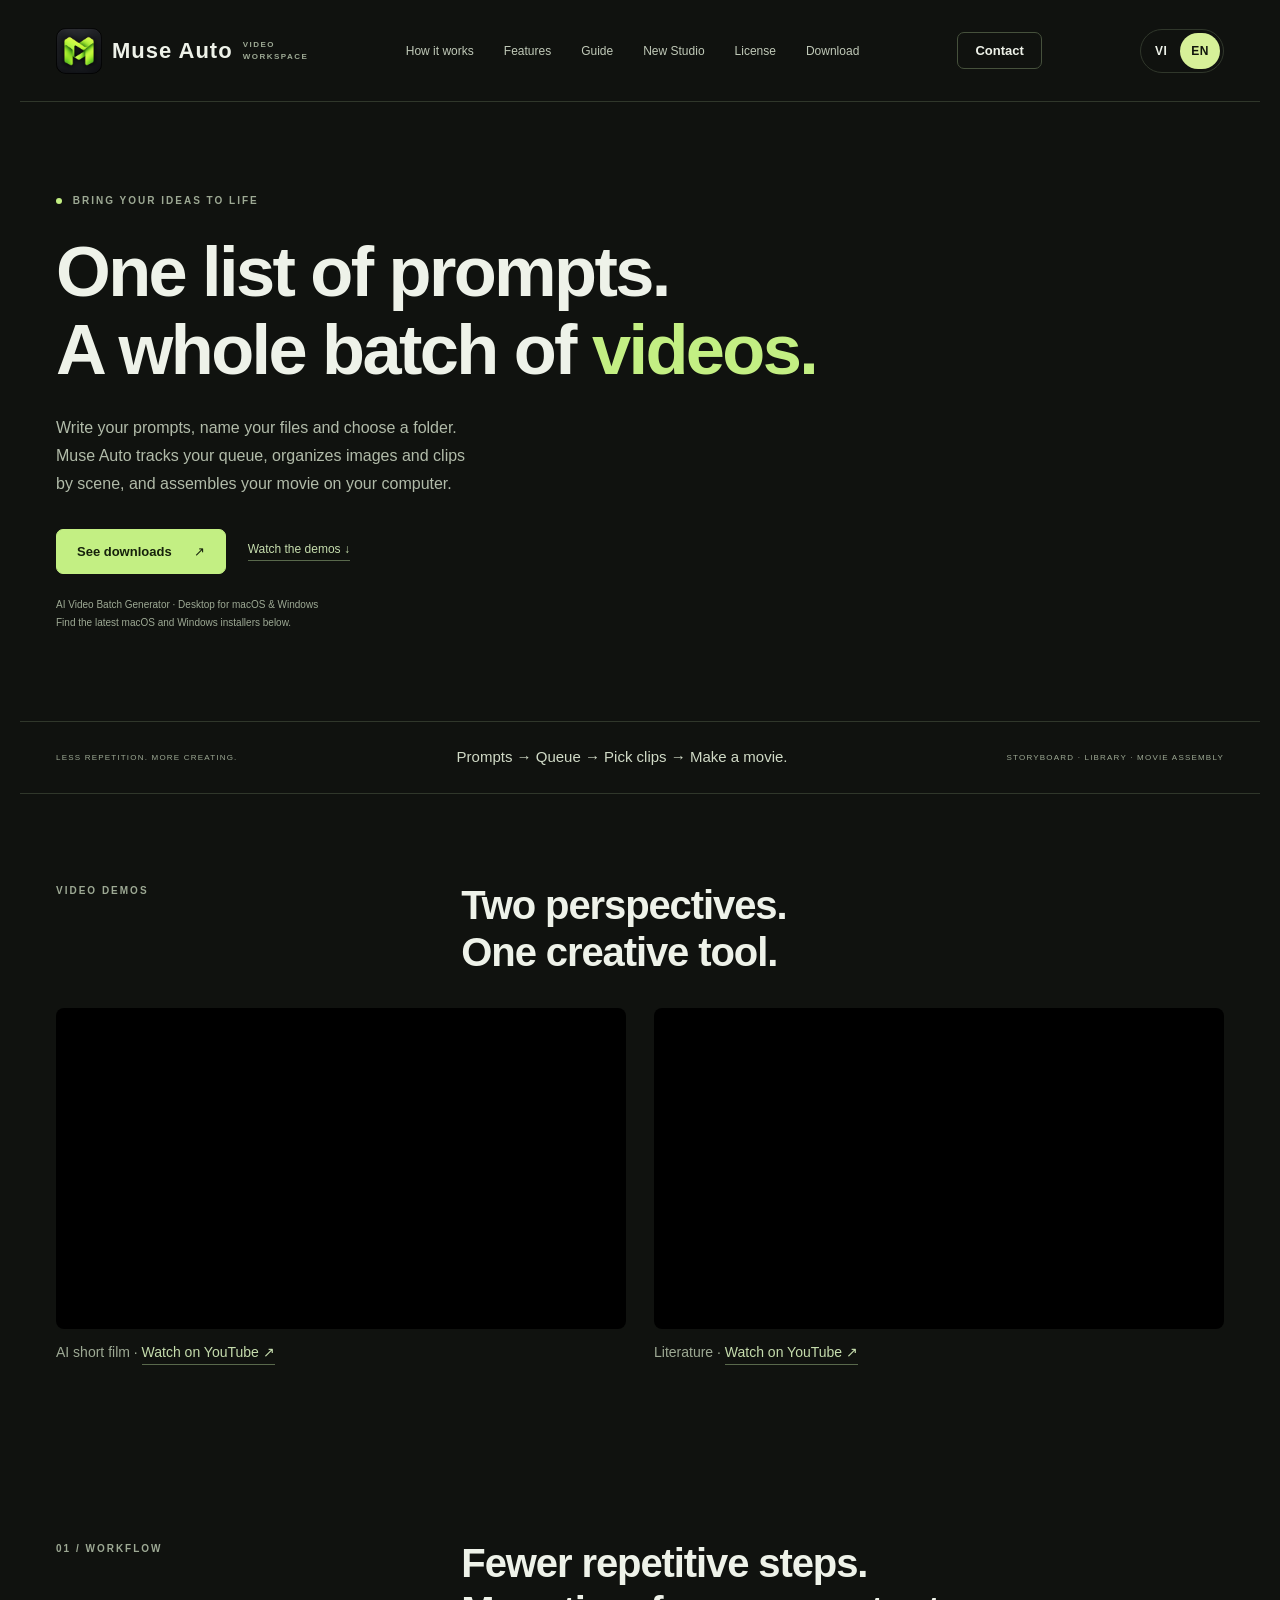
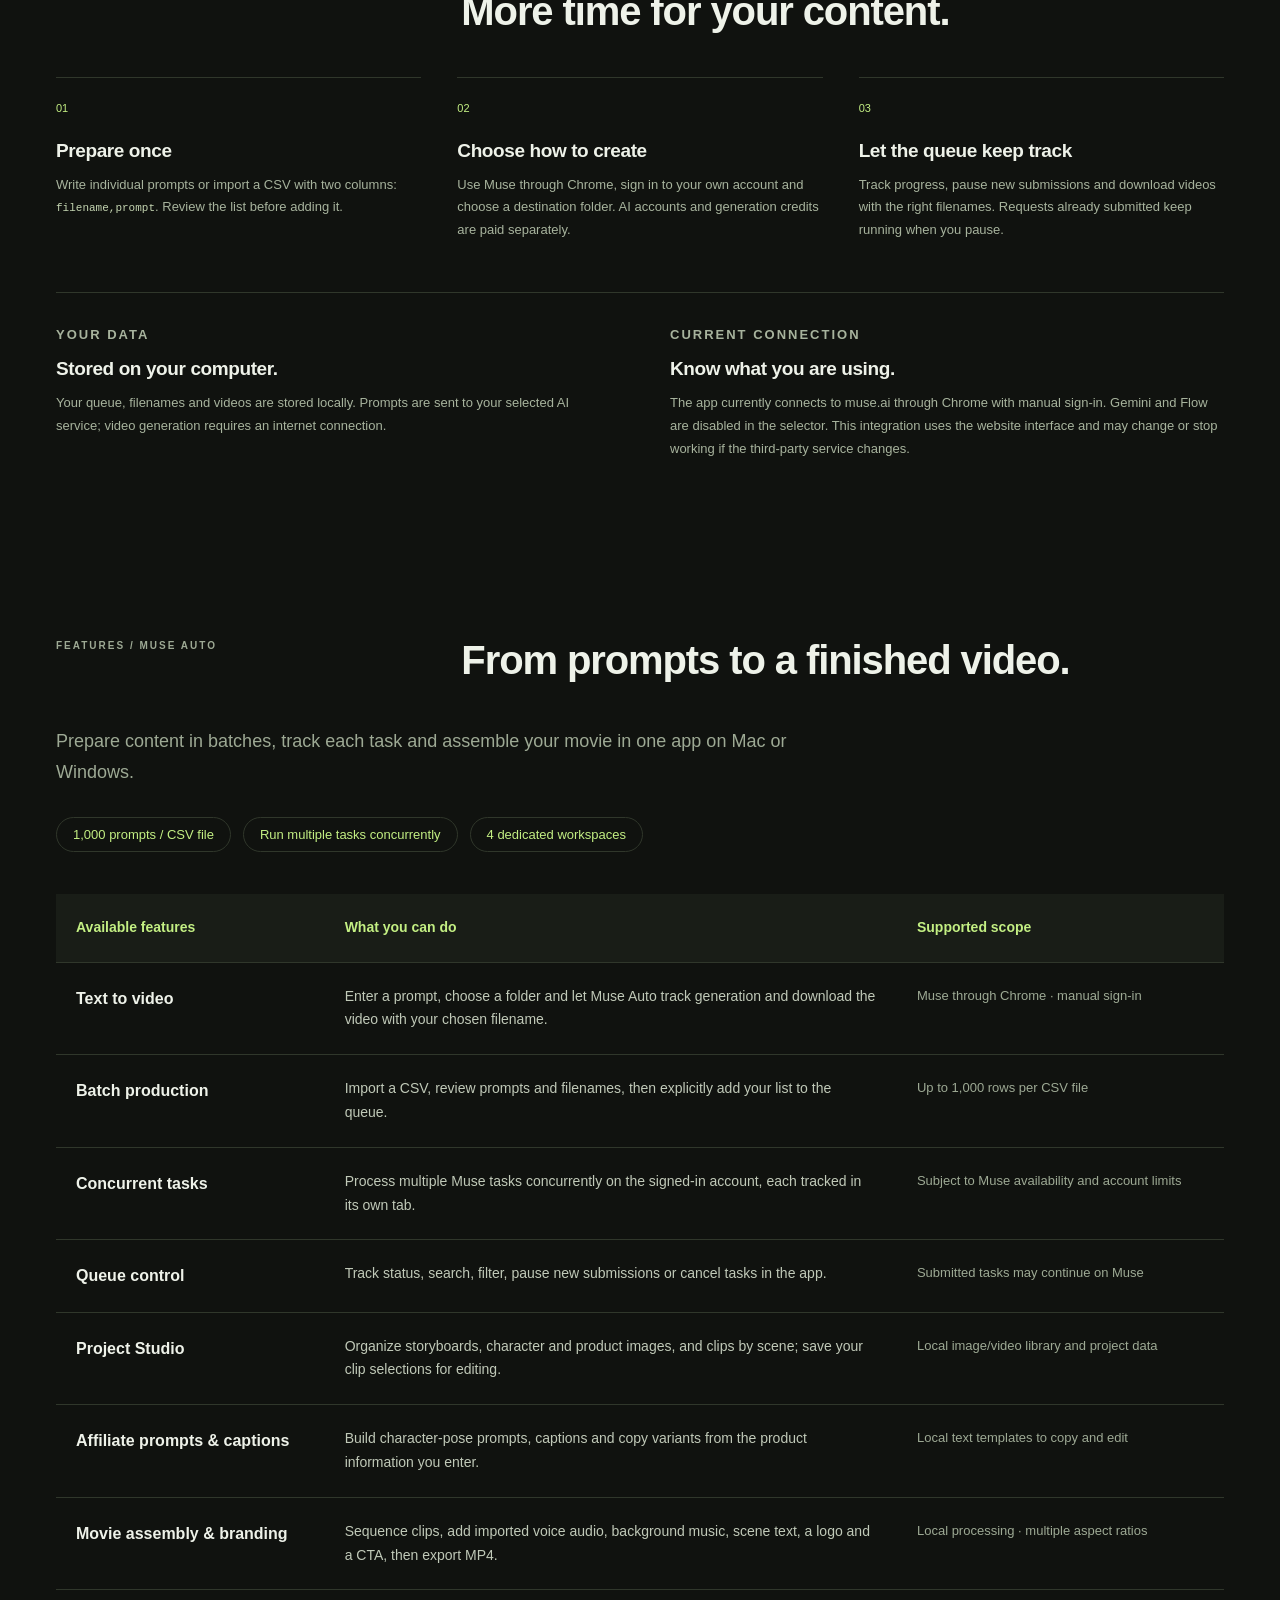
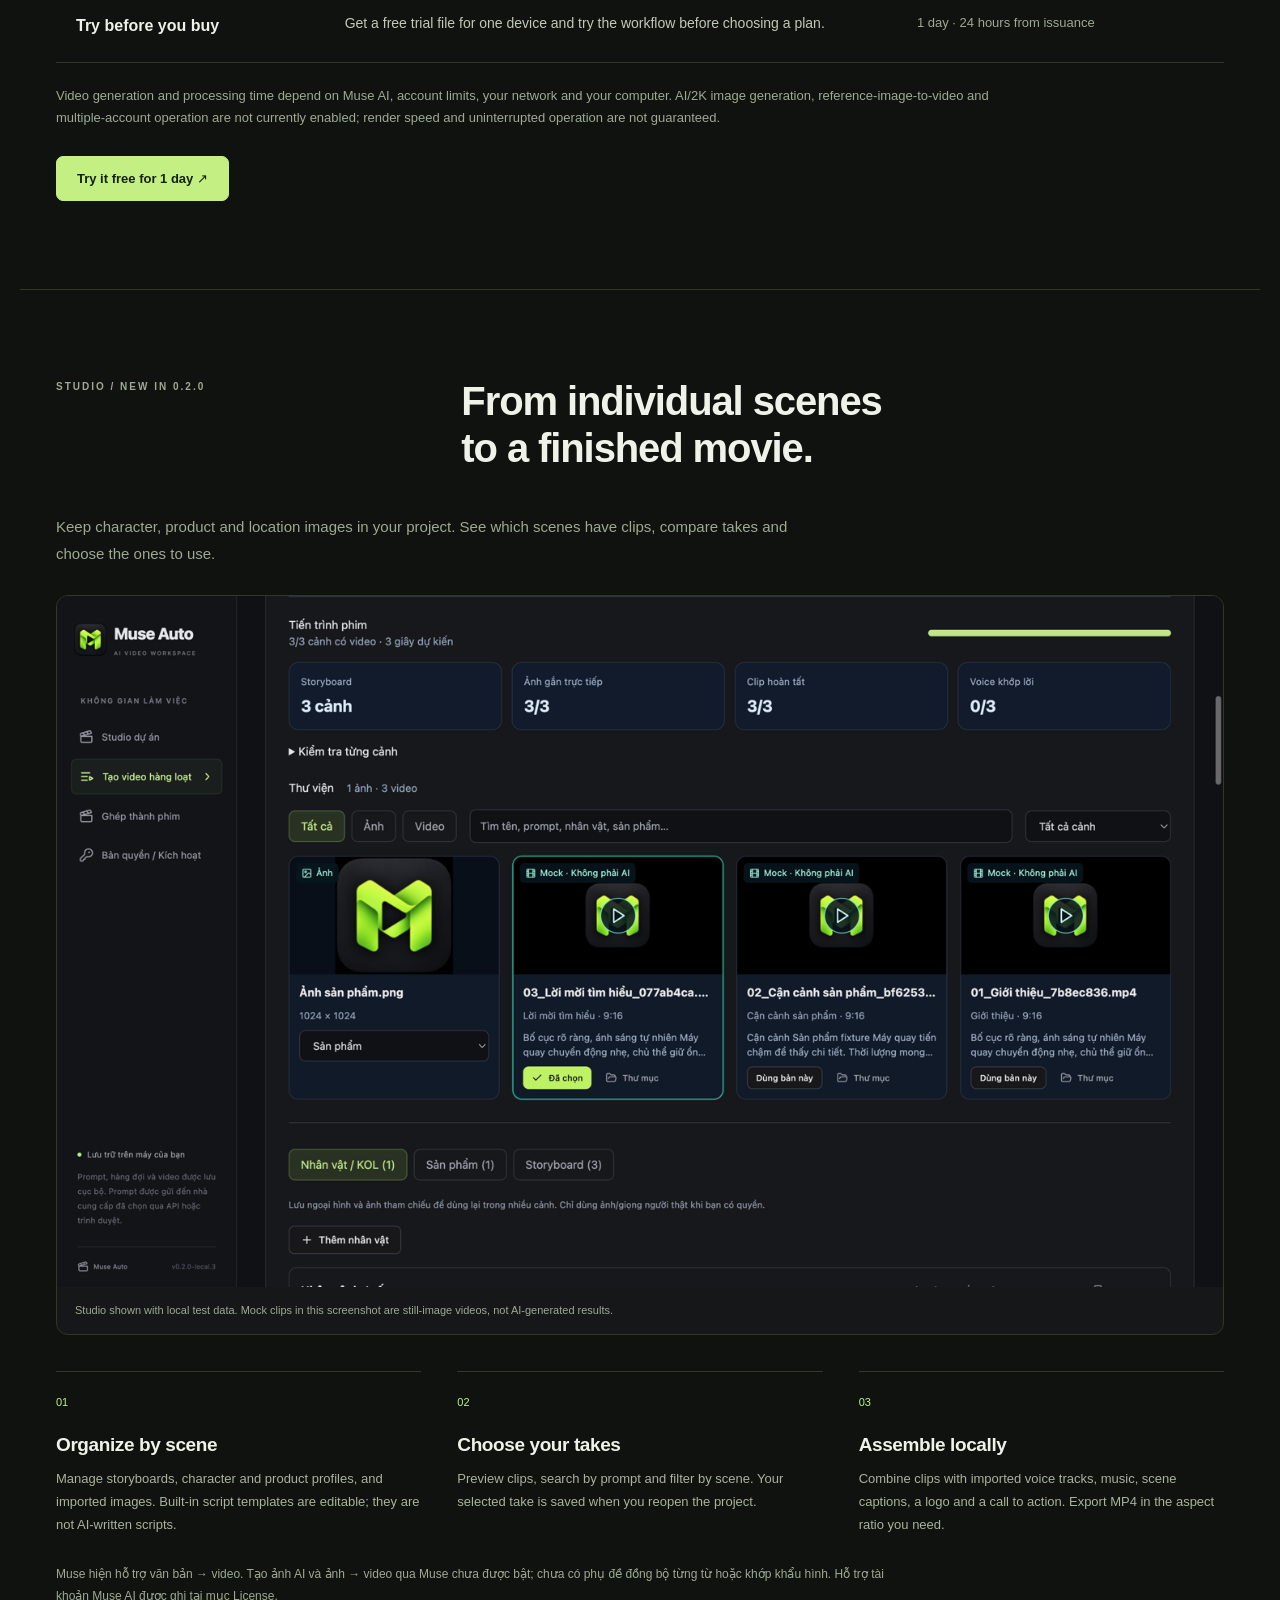
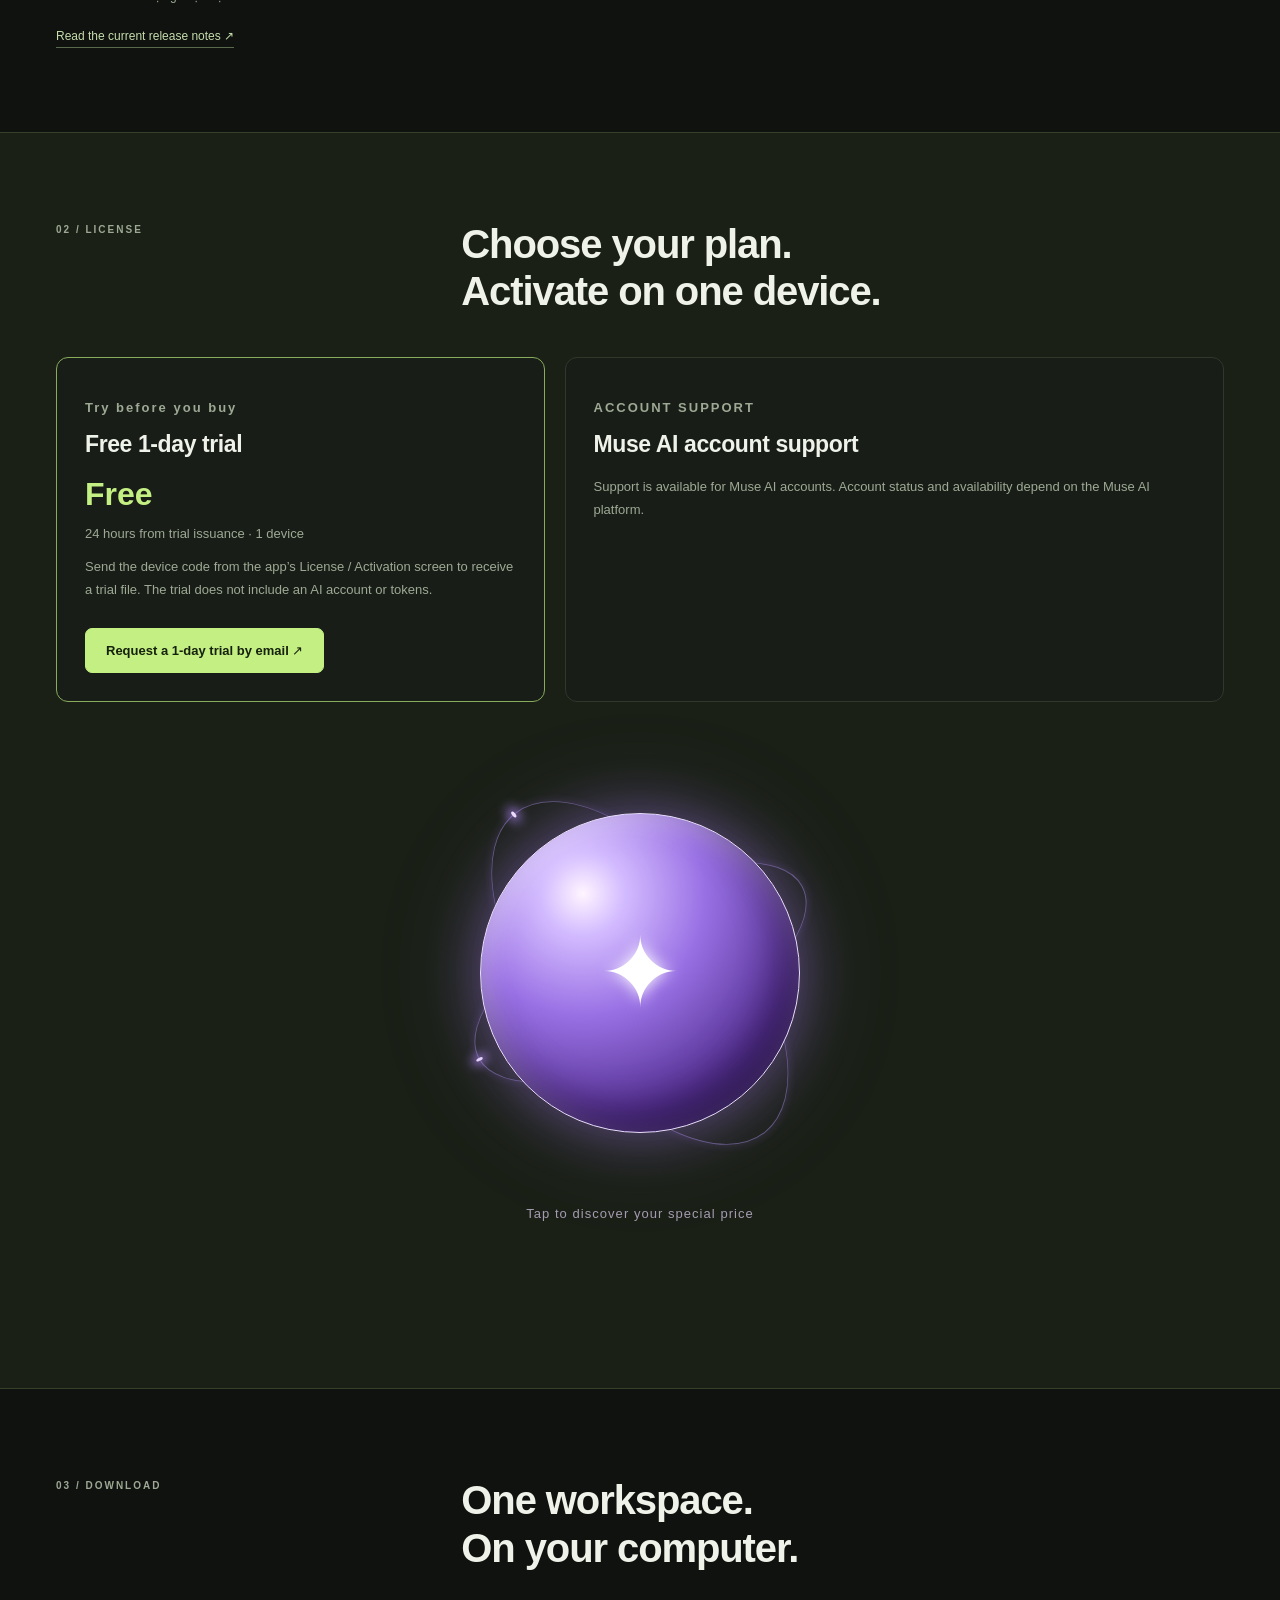
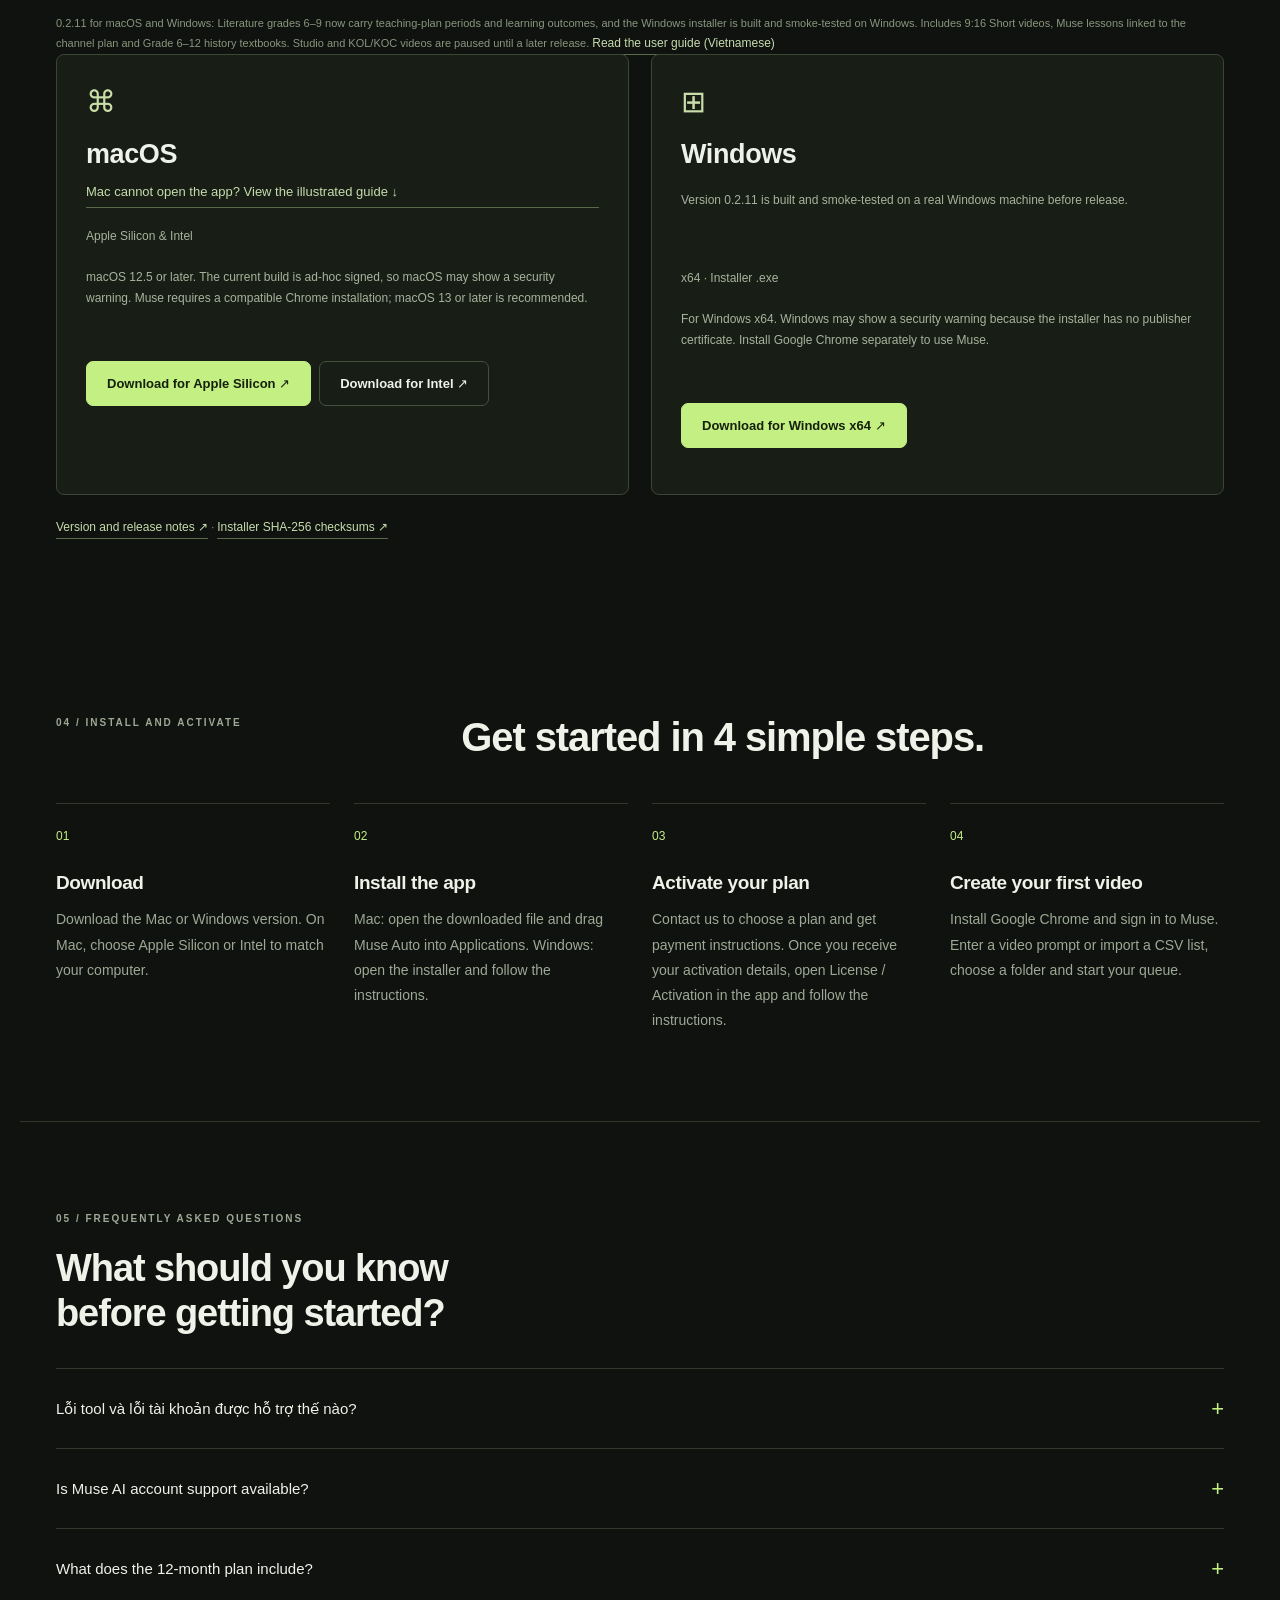
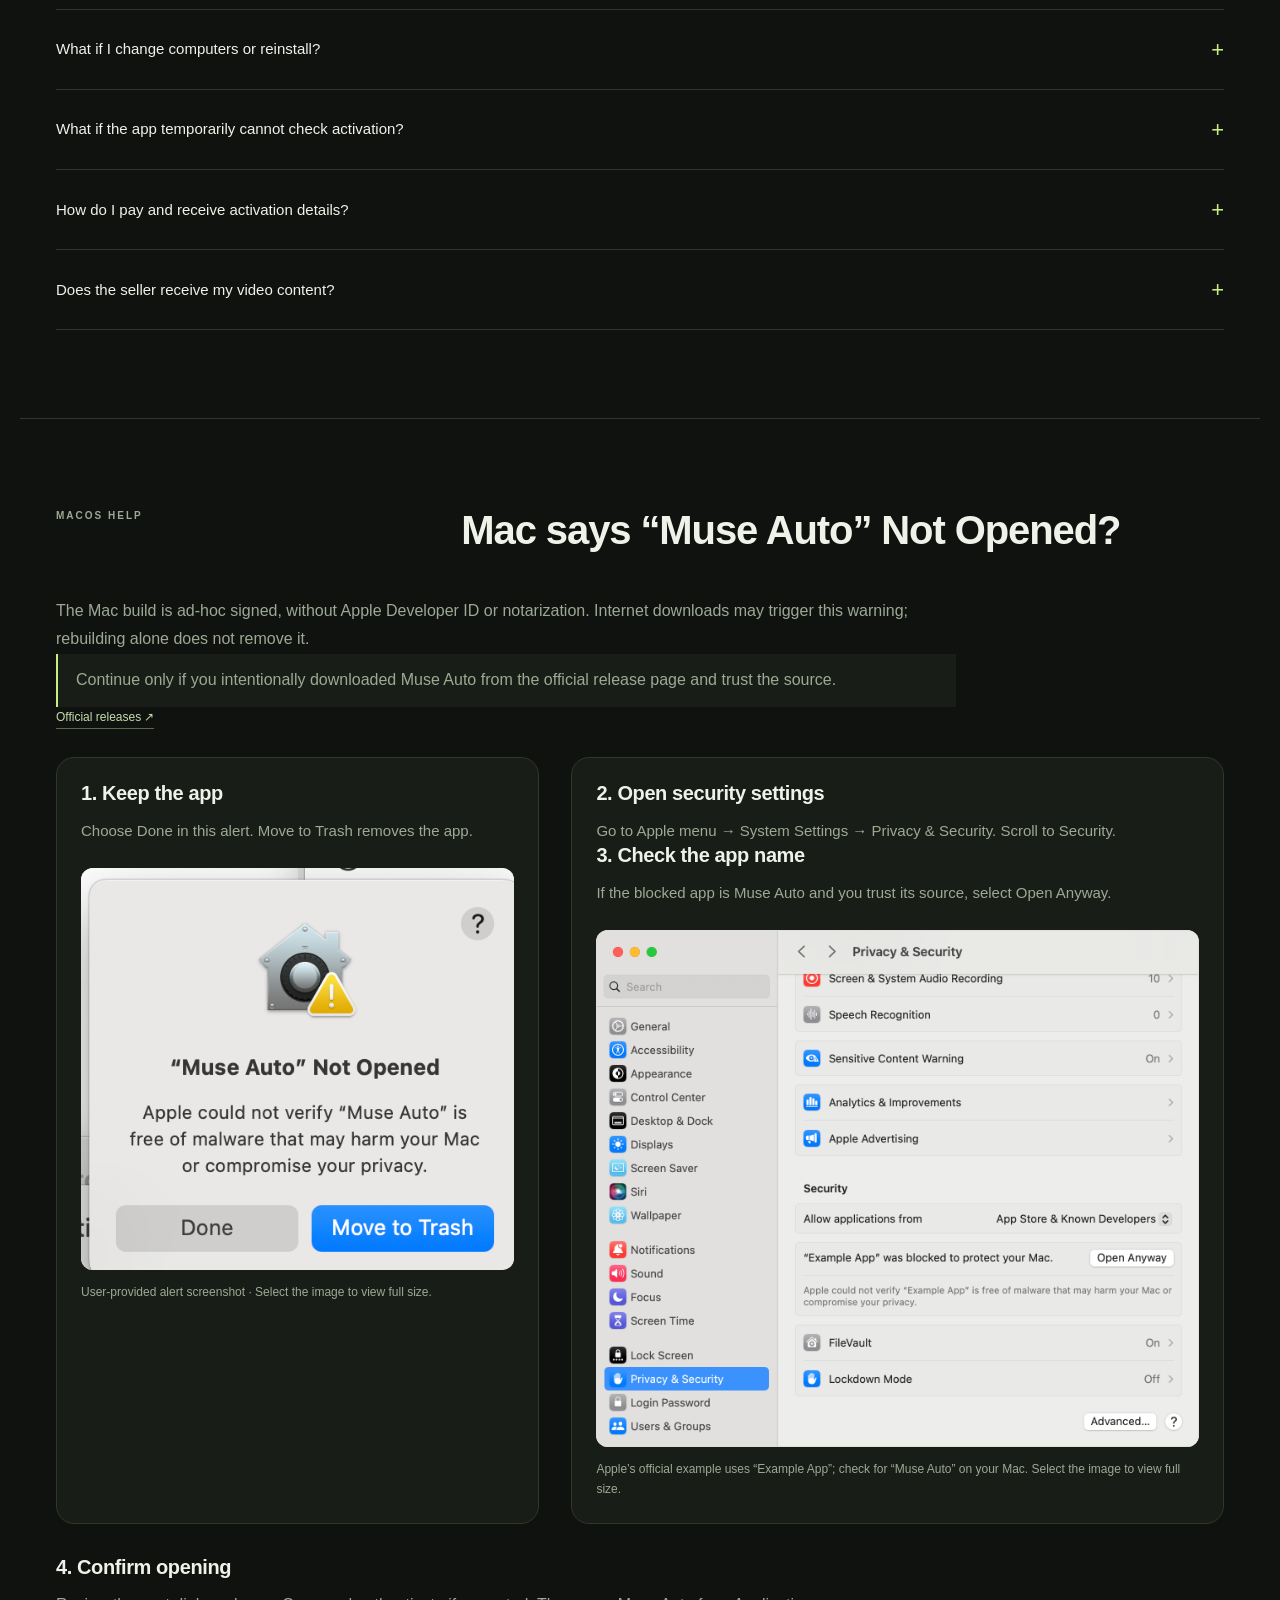
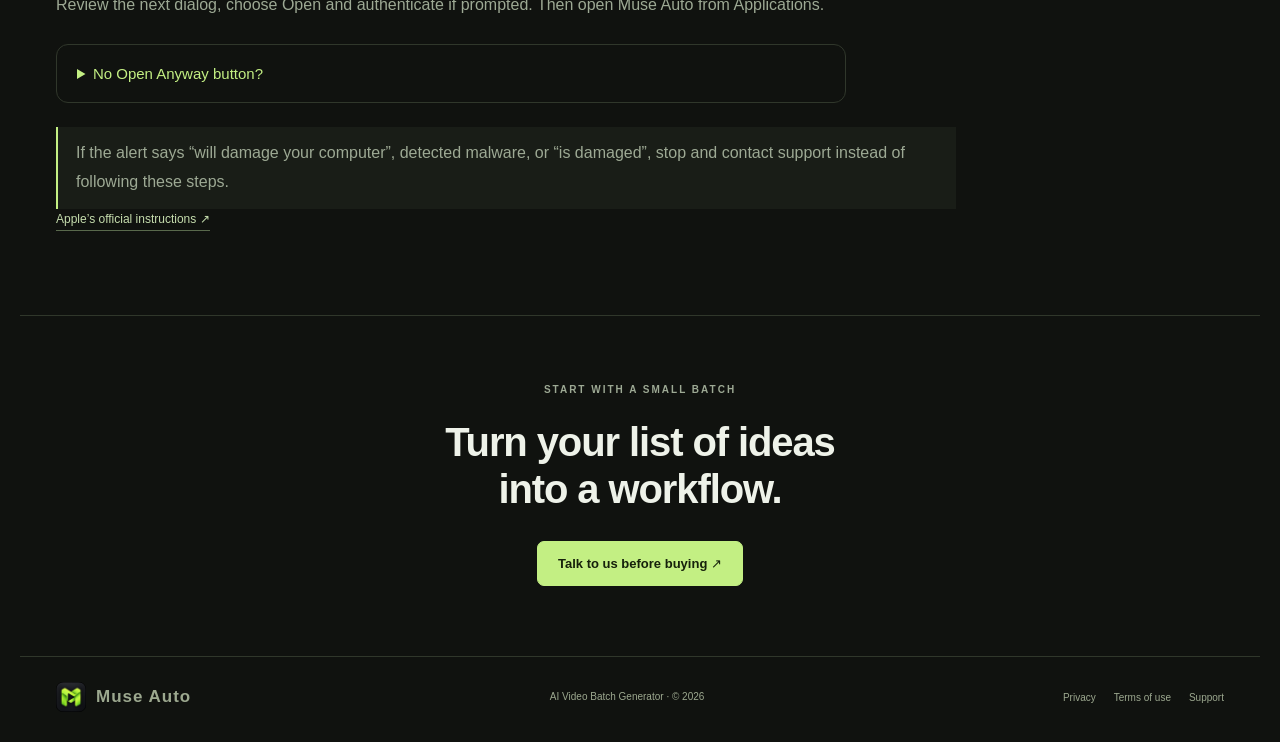
<file: website/index.html>
<!doctype html>
<html lang="vi">
<head><meta charset="utf-8"><meta name="viewport" content="width=device-width,initial-scale=1"><meta name="description" content="Muse Auto: tạo video hàng loạt, quản lý storyboard và thư viện dự án, chọn clip và ghép phim ngay trên máy."><title>Muse Auto — AI Video Batch Generator</title><link rel="stylesheet" href="style.css"><script type="module" src="app.js"></script><link rel="icon" href="favicon.ico?v=1" sizes="any"><link rel="apple-touch-icon" href="muse-auto-logo.png"></head>
<body>
<header class="nav wrap"><a href="#" class="brand" aria-label="Muse Auto, trang đầu"><img class="brand-logo" src="muse-auto-logo.png" width="48" height="48" alt=""> Muse Auto <small>VIDEO WORKSPACE</small></a><nav aria-label="Điều hướng chính"><a href="#workflow">Cách hoạt động</a><a href="#features">Tính năng</a><a href="huong-dan.html">Hướng dẫn</a><a href="#studio">Studio mới</a><a href="#plans">License</a><a href="#downloads">Tải ứng dụng</a></nav><a class="button small" href="mailto:charlie.nguyen.forwork@gmail.com">Liên hệ</a></header>
<main>
<section class="hero wrap hero-intro"><div class="hero-copy"><p class="eyebrow"><span class="status-dot"></span> DÀNH CHO NHỮNG Ý TƯỞNG CẦN THÀNH HÌNH</p><h1>Một danh sách prompt.<br>Cả một lô <em>video.</em></h1><p class="intro">Chuẩn bị prompt, đặt tên tệp, chọn thư mục. Muse Auto theo dõi hàng đợi, quản lý ảnh và clip theo từng cảnh, rồi ghép thành phim trên máy bạn.</p><div class="actions"><a class="button primary" href="#downloads">Xem bản tải xuống <span>↗</span></a><a class="text-link" href="#demo">Xem video demo ↓</a></div><p class="fine">AI Video Batch Generator · Desktop cho macOS & Windows<br>Bộ cài mới nhất cho macOS và Windows tại mục Tải ứng dụng.</p></div>
</section>
<div class="principles wrap"><span>MỘT VIỆC. LÀM CHO GỌN.</span><p>Prompt → Hàng đợi → Chọn clip → Ghép phim.</p><span>STORYBOARD · THƯ VIỆN · GHÉP PHIM</span></div>
<section id="demo" class="section wrap demo-showcase"><div class="section-top"><p class="eyebrow">VIDEO DEMO</p><h2>Hai góc nhìn.<br>Cùng một công cụ.</h2></div><div class="demo-video-grid"><figure class="product-shot video-demo"><iframe src="https://www.youtube-nocookie.com/embed/0dBGEGU_yAU" title="Video demo Muse Auto — AI Video Batch Generator" width="1280" height="720" loading="lazy" referrerpolicy="strict-origin-when-cross-origin" allow="accelerometer; autoplay; clipboard-write; encrypted-media; gyroscope; picture-in-picture; web-share" allowfullscreen></iframe><figcaption>Phim ngắn AI · <a class="text-link" href="https://www.youtube.com/watch?v=0dBGEGU_yAU" target="_blank" rel="noopener noreferrer">Xem trên YouTube ↗</a></figcaption></figure><figure id="literature-demo" class="product-shot video-demo"><iframe src="https://www.youtube-nocookie.com/embed/IqN8dak-gV0" title="Video demo Muse Auto — Tác phẩm văn học" width="1280" height="720" loading="lazy" referrerpolicy="strict-origin-when-cross-origin" allow="accelerometer; autoplay; clipboard-write; encrypted-media; gyroscope; picture-in-picture; web-share" allowfullscreen></iframe><figcaption>Tác phẩm văn học · <a class="text-link" href="https://www.youtube.com/watch?v=IqN8dak-gV0" target="_blank" rel="noopener noreferrer">Xem trên YouTube ↗</a></figcaption></figure></div></section>
<section id="workflow" class="section wrap"><div class="section-top"><p class="eyebrow">01 / QUY TRÌNH</p><h2>Ít thao tác lặp lại.<br>Nhiều thời gian cho nội dung.</h2></div><div class="steps"><article><span class="step-number">01</span><h3>Chuẩn bị một lần</h3><p>Viết từng prompt hoặc nhập CSV với hai cột <code>filename,prompt</code>. Xem trước danh sách trước khi thêm.</p></article><article><span class="step-number">02</span><h3>Chọn cách tạo</h3><p>Dùng Muse qua Chrome, đăng nhập tài khoản của bạn và chọn nơi lưu. Bạn tự chi trả tài khoản và credit theo nền tảng AI.</p></article><article><span class="step-number">03</span><h3>Để hàng đợi theo dõi</h3><p>Theo dõi trạng thái, tạm dừng gửi mới và tải video đúng tên. Tác vụ đã gửi vẫn tiếp tục khi bạn tạm dừng.</p></article></div><div class="detail-row"><div><p class="eyebrow">DỮ LIỆU CỦA BẠN</p><h3>Lưu ngay trên máy.</h3><p>Hàng đợi, tên tệp và video được lưu cục bộ. Prompt được gửi đến nhà cung cấp AI bạn chọn; đây không phải công cụ tạo video hoàn toàn ngoại tuyến.</p></div><div><p class="eyebrow">KẾT NỐI HIỆN TẠI</p><h3>Biết rõ mình đang dùng gì.</h3><p>Kết nối hiện mở trong ứng dụng: muse.ai qua Chrome, đăng nhập thủ công. Gemini và Flow đang tắt trong bộ chọn. Đây là điều khiển giao diện web, có thể thay đổi hoặc ngừng hoạt động khi dịch vụ bên thứ ba thay đổi.</p></div></div></section>
<section id="features" class="section wrap feature-section"><div class="section-top"><p class="eyebrow">TÍNH NĂNG / MUSE AUTO</p><h2>Từ prompt đến video hoàn chỉnh.</h2></div><p class="feature-intro">Chuẩn bị nội dung hàng loạt, theo dõi từng tác vụ và dựng phim trong cùng một ứng dụng trên Mac hoặc Windows.</p><ul class="feature-highlights"><li>1.000 prompt / tệp CSV</li><li>Chạy đồng thời nhiều tác vụ</li><li>4 màn hình làm việc riêng</li></ul><table class="feature-table"><thead><tr><th scope="col">Tính năng hiện có</th><th scope="col">Bạn làm được gì</th><th scope="col">Phạm vi hỗ trợ</th></tr></thead><tbody><tr><th scope="row">Video từ văn bản</th><td>Nhập prompt, chọn nơi lưu và để Muse Auto theo dõi quá trình tạo, tải video về đúng tên tệp.</td><td>Muse qua Chrome · đăng nhập thủ công</td></tr><tr><th scope="row">Sản xuất hàng loạt</th><td>Nhập CSV, xem trước prompt và tên tệp, rồi chủ động thêm danh sách vào hàng đợi.</td><td>Tối đa 1.000 dòng mỗi tệp CSV</td></tr><tr><th scope="row">Chạy đồng thời</th><td>Xử lý đồng thời nhiều tác vụ Muse trên tài khoản đang đăng nhập; mỗi tác vụ có tab theo dõi riêng.</td><td>Phụ thuộc khả năng đáp ứng và hạn mức của Muse</td></tr><tr><th scope="row">Hàng đợi dễ kiểm soát</th><td>Theo dõi trạng thái, tìm kiếm, lọc, tạm dừng gửi mới hoặc hủy tác vụ trong app.</td><td>Tác vụ đã gửi có thể vẫn tiếp tục trên Muse</td></tr><tr><th scope="row">Studio theo dự án</th><td>Quản lý storyboard, ảnh nhân vật, sản phẩm và clip theo cảnh; lưu lựa chọn clip để dựng tiếp.</td><td>Thư viện ảnh/video và dữ liệu dự án trên máy</td></tr><tr><th scope="row">Prompt &amp; caption affiliate</th><td>Tạo mẫu prompt tư thế nhân vật, caption và các biến thể nội dung từ thông tin sản phẩm bạn nhập.</td><td>Mẫu văn bản local, có thể sao chép và chỉnh sửa</td></tr><tr><th scope="row">Ghép phim &amp; nhận diện</th><td>Ghép clip theo thứ tự, thêm voice nhập từ máy, nhạc nền, chữ theo cảnh, logo và CTA; xuất MP4.</td><td>Xử lý tại máy · nhiều tỷ lệ khung hình</td></tr><tr><th scope="row">Dùng thử trước khi mua</th><td>Nhận file trial miễn phí cho một thiết bị để trải nghiệm quy trình trước khi chọn gói.</td><td>1 ngày · 24 giờ tính từ lúc cấp file</td></tr></tbody></table><p class="feature-limit">Khả năng tạo video và thời gian xử lý phụ thuộc Muse AI, hạn mức tài khoản, mạng và máy của bạn. App hiện chưa mở tạo ảnh AI/2K, ảnh tham chiếu → video hoặc chạy nhiều tài khoản; không cam kết tốc độ render hay chạy liên tục không gián đoạn.</p><a class="button primary" href="#free-trial">Trải nghiệm miễn phí 1 ngày ↗</a></section>
<section id="studio" class="section wrap studio-release"><div class="section-top"><p class="eyebrow">STUDIO / MỚI TRONG 0.2.0</p><h2>Từ từng cảnh riêng lẻ<br>đến một bộ phim.</h2></div><p class="studio-release-intro">Lưu ảnh nhân vật, sản phẩm và bối cảnh trong dự án. Theo dõi cảnh nào đã có clip, xem các bản thử và chọn bản dùng để dựng.</p><figure class="studio-release-shot"><img src="studio-library.png" alt="Thư viện Muse Auto với tiến trình từng cảnh, bộ lọc ảnh và video, nút chọn clip để ghép phim" width="1440" height="854" loading="lazy"><figcaption>Giao diện Studio với dữ liệu kiểm thử local. Các clip Mock trong ảnh là video ảnh tĩnh, không phải kết quả AI.</figcaption></figure><div class="steps"><article><span class="step-number">01</span><h3>Quản lý theo cảnh</h3><p>Storyboard, hồ sơ nhân vật và sản phẩm, ảnh nhập từ máy. Mẫu kịch bản local có thể chỉnh sửa; chưa phải AI viết kịch bản.</p></article><article><span class="step-number">02</span><h3>Chọn bản để dựng</h3><p>Thư viện có khung hình xem trước, tìm theo prompt và lọc từng cảnh. Lựa chọn “Dùng bản này” được lưu khi mở lại dự án.</p></article><article><span class="step-number">03</span><h3>Ghép phim tại máy</h3><p>Ghép clip với voice nhập từ máy, nhạc, phụ đề theo cảnh, logo và CTA. Xuất MP4 theo tỷ lệ phù hợp nội dung.</p></article></div><p class="studio-release-limit">Muse hiện hỗ trợ văn bản → video. Tạo ảnh AI và ảnh → video qua Muse chưa được bật; chưa có phụ đề đồng bộ từng từ hoặc khớp khẩu hình. Hỗ trợ tài khoản Muse AI được ghi tại mục License.</p><a class="text-link" href="https://github.com/charlie-long-working/ai-video-studio-releases/releases/latest" target="_blank" rel="noopener noreferrer">Xem ghi chú bản phát hành hiện tại ↗</a></section>
<section id="plans" class="plans-section"><div class="wrap section"><div class="section-top"><p class="eyebrow">02 / LICENSE</p><h2>Chọn thời gian phù hợp.<br>Kích hoạt cho một thiết bị.</h2></div><div class="offer-grid"><aside class="trial-card" id="free-trial"><p class="eyebrow">Trải nghiệm trước khi mua</p><h3>Dùng thử miễn phí 1 ngày</h3><strong class="free-price">Miễn phí</strong><p>24 giờ từ lúc cấp file trial · 1 thiết bị</p><p>Gửi mã thiết bị trong mục Bản quyền / Kích hoạt của app để nhận file dùng thử. Trial không kèm tài khoản hoặc token AI.</p><a class="button primary trial-contact" href="mailto:charlie.nguyen.forwork@gmail.com?subject=Muse%20Auto%20-%20Trial%201%20day">Nhận trial 1 ngày qua email ↗</a></aside><aside class="account-offer"><p class="eyebrow">Hỗ trợ tài khoản</p><h3>Hỗ trợ tài khoản Muse AI</h3><p>Hỗ trợ liên quan đến tài khoản Muse AI. Trạng thái và khả năng sử dụng phụ thuộc nền tảng Muse AI.</p></aside></div><div id="lucky-offer"></div><div class="pricing-reveal"><div class="plan-grid"><article class=""><p>Trải nghiệm</p><h3>1 tháng</h3><strong class="price">399.000đ</strong><span>Thanh toán một lần</span><p class="plan-description">Bắt đầu với quy trình tạo video của bạn.</p><p class="plan-comparison baseline">Giá cơ sở: 399.000đ cho 1 tháng.</p><ul class="plan-features"><li><span aria-hidden="true">✓</span><span>Tạo một video hoặc nhập hàng loạt CSV</span></li><li><span aria-hidden="true">✓</span><span>Xem trước prompt và tên tệp từ CSV</span></li><li><span aria-hidden="true">✓</span><span>Theo dõi hàng đợi, tạm dừng gửi mới</span></li><li><span aria-hidden="true">✓</span><span>Tải video về thư mục bạn chọn</span></li><li><span aria-hidden="true">✓</span><span>1 máy hoạt động tại một thời điểm</span></li><li><span aria-hidden="true">✓</span><span>Sử dụng đủ 1 tháng theo lịch</span></li><li><span aria-hidden="true">✓</span><span>Cập nhật và hỗ trợ trong thời hạn gói</span></li><li><span aria-hidden="true">✓</span><span>Hỗ trợ tài khoản Muse AI</span></li></ul><p class="plan-renewal">Không tự động gia hạn</p><a class="button" href="checkout.html?plan=month1">Chọn gói 1 tháng ↗</a><a class="plan-contact" data-plan="1 tháng · 399.000đ" href="mailto:charlie.nguyen.forwork@gmail.com">Liên hệ email để thanh toán</a></article><article class=""><p>Sử dụng ngắn hạn</p><h3>3 tháng</h3><strong class="price">699.000đ</strong><span>Thanh toán một lần</span><p class="plan-description">Phù hợp cho một đợt sản xuất nội dung.</p><p class="plan-comparison saving">Tiết kiệm 41,6% so với mua 3 lần gói 1 tháng (1.197.000đ).</p><ul class="plan-features"><li><span aria-hidden="true">✓</span><span>Tạo một video hoặc nhập hàng loạt CSV</span></li><li><span aria-hidden="true">✓</span><span>Xem trước prompt và tên tệp từ CSV</span></li><li><span aria-hidden="true">✓</span><span>Theo dõi hàng đợi, tạm dừng gửi mới</span></li><li><span aria-hidden="true">✓</span><span>Tải video về thư mục bạn chọn</span></li><li><span aria-hidden="true">✓</span><span>1 máy hoạt động tại một thời điểm</span></li><li><span aria-hidden="true">✓</span><span>Sử dụng đủ 3 tháng theo lịch</span></li><li><span aria-hidden="true">✓</span><span>Cập nhật và hỗ trợ trong thời hạn gói</span></li><li><span aria-hidden="true">✓</span><span>Hỗ trợ tài khoản Muse AI</span></li></ul><p class="plan-renewal">Không tự động gia hạn</p><a class="button" href="checkout.html?plan=month3">Chọn gói 3 tháng ↗</a><a class="plan-contact" data-plan="3 tháng · 699.000đ" href="mailto:charlie.nguyen.forwork@gmail.com">Liên hệ email để thanh toán</a></article><article class="saving"><p>Tiết kiệm</p><h3>6 tháng</h3><strong class="price">819.000đ</strong><span>Thanh toán một lần</span><p class="plan-description">Thêm 120.000đ so với gói 3 tháng để dùng 6 tháng.</p><p class="plan-comparison saving">Tiết kiệm 65,8% so với mua 6 lần gói 1 tháng (2.394.000đ).</p><ul class="plan-features"><li><span aria-hidden="true">✓</span><span>Tạo một video hoặc nhập hàng loạt CSV</span></li><li><span aria-hidden="true">✓</span><span>Xem trước prompt và tên tệp từ CSV</span></li><li><span aria-hidden="true">✓</span><span>Theo dõi hàng đợi, tạm dừng gửi mới</span></li><li><span aria-hidden="true">✓</span><span>Tải video về thư mục bạn chọn</span></li><li><span aria-hidden="true">✓</span><span>1 máy hoạt động tại một thời điểm</span></li><li><span aria-hidden="true">✓</span><span>Sử dụng đủ 6 tháng theo lịch</span></li><li><span aria-hidden="true">✓</span><span>Cập nhật và hỗ trợ trong thời hạn gói</span></li><li><span aria-hidden="true">✓</span><span>Hỗ trợ tài khoản Muse AI</span></li></ul><p class="plan-renewal">Không tự động gia hạn</p><a class="button" href="checkout.html?plan=month6">Chọn gói 6 tháng ↗</a><a class="plan-contact" data-plan="6 tháng · 819.000đ" href="mailto:charlie.nguyen.forwork@gmail.com">Liên hệ email để thanh toán</a></article><article class="annual"><p class="plan-label">Đề xuất</p><h3>12 tháng</h3><strong class="price">1.199.000đ</strong><p class="promotion-note" id="annual-promotion"></p><span>Thanh toán một lần</span><p class="plan-description">Thanh toán một lần cho 12 tháng sử dụng, cập nhật và hỗ trợ.</p><p class="plan-comparison saving">Tiết kiệm so với mua 12 lần gói 1 tháng.</p><ul class="plan-features"><li><span aria-hidden="true">✓</span><span>Tạo một video hoặc nhập hàng loạt CSV</span></li><li><span aria-hidden="true">✓</span><span>Xem trước prompt và tên tệp từ CSV</span></li><li><span aria-hidden="true">✓</span><span>Theo dõi hàng đợi, tạm dừng gửi mới</span></li><li><span aria-hidden="true">✓</span><span>Tải video về thư mục bạn chọn</span></li><li><span aria-hidden="true">✓</span><span>1 máy hoạt động tại một thời điểm</span></li><li><span aria-hidden="true">✓</span><span>Quyền sử dụng trong 12 tháng</span></li><li><span aria-hidden="true">✓</span><span>Cập nhật và hỗ trợ trong thời hạn gói</span></li><li><span aria-hidden="true">✓</span><span>Hỗ trợ tài khoản Muse AI</span></li></ul><p class="plan-renewal">Không tự động gia hạn</p><a class="button" href="checkout.html?plan=month12">Chọn gói 12 tháng ↗</a><a class="plan-contact" data-plan="12 tháng · 1.199.000đ" href="mailto:charlie.nguyen.forwork@gmail.com">Liên hệ email để thanh toán</a></article></div><p class="plan-note comparison-method">Phần trăm tiết kiệm được tính theo tổng phí mua các gói 1 tháng tương ứng và làm tròn đến một chữ số thập phân. So sánh chỉ tính phí phần mềm.</p><p class="plan-note">Các gói cùng tính năng, khác thời hạn sử dụng. Hỗ trợ tài khoản Muse AI.</p><p class="plan-note">Các gói cùng tính năng, khác thời hạn sử dụng. Thanh toán một lần cho mỗi lần mua, không tự động gia hạn. Không có phí kích hoạt hoặc subscription voice bổ sung.</p><p class="plan-note"><strong>Giá là phí phần mềm. Có hỗ trợ tài khoản Muse AI.</strong></p><div class="detail-row"><div><h3>Gói có thời hạn</h3><p>Quyền sử dụng, cập nhật và hỗ trợ trong thời hạn gói. Tháng theo lịch, có xử lý ngày cuối tháng, bắt đầu từ lần kích hoạt đầu tiên. Gia hạn cộng từ ngày hết hạn nếu còn hiệu lực; nếu đã hết hạn tính từ lúc gia hạn.</p></div><div><h3>Gói 12 tháng</h3><p>Gói 12 tháng có quyền sử dụng, cập nhật và hỗ trợ trong 12 tháng. Các tính năng kết nối online phụ thuộc dịch vụ bên thứ ba.</p><p>Hết hạn gói cần gia hạn để tạo video mới. Hết hạn không xóa dự án hoặc video đã lưu.</p></div></div><p class="plan-note">Một máy hoạt động tại một thời điểm. Hủy kích hoạt để chuyển máy; máy hỏng/cài lại hệ điều hành: liên hệ hỗ trợ xác minh và phục hồi, không phải mua lại. License mới có grace tối đa 7 ngày khi server tạm lỗi. Hết hạn không xóa video/dự án và vẫn mở được thư mục.</p><section class="support-scope"><h3>Sử dụng có trách nhiệm &amp; phạm vi hỗ trợ</h3><p>Người dùng chịu trách nhiệm về mục đích sử dụng, nội dung tạo ra và quyền sử dụng dữ liệu đầu vào; phải tuân thủ pháp luật và điều khoản của nền tảng liên quan.</p><p>Bên cung cấp Muse Auto không chịu trách nhiệm cho hành vi sử dụng tool sai mục đích, vi phạm pháp luật hoặc quyền của bên thứ ba do người dùng thực hiện, trong phạm vi pháp luật cho phép.</p><p>Hỗ trợ kỹ thuật áp dụng cho lỗi và vấn đề của phần mềm Muse Auto trong thời hạn hỗ trợ của gói. Mỗi tài khoản Muse AI tặng kèm được đổi 1–1 tối đa 1 lần. Trạng thái, hạn mức và gián đoạn dịch vụ vẫn phụ thuộc Muse AI.</p><p>Các điều kiện này không loại trừ trách nhiệm bắt buộc của bên bán hoặc quyền hợp pháp của người dùng theo pháp luật áp dụng.</p></section><div class="activation"><b>Liên hệ mua qua email</b><span>→</span><b>Thanh toán và đối soát</b><span>→</span><b>Kích hoạt trong app</b></div>
</div></div></div></section>
<section id="downloads" class="section wrap"><div class="section-top"><p class="eyebrow">03 / TẢI ỨNG DỤNG</p><h2>Một workspace.<br>Trên máy của bạn.</h2></div><p class="download-note">0.2.11 cho macOS và Windows: Ngữ văn 6–9 có số tiết theo phân phối chương trình và yêu cầu cần đạt; bản Windows được build và chạy thử trên máy Windows. Có Kênh video ngắn 9:16, Muse giảng gắn với Kế hoạch kênh, SGK Lịch sử 6–12. Studio và video KOL/KOC tạm khoá, sắp ra mắt. <a class="text-link" href="huong-dan.html">Xem hướng dẫn sử dụng</a></p><div class="download-grid"><article><span class="os-symbol">⌘</span><h3>macOS</h3><a class="text-link mac-help-link" href="#macos-help">Mac không mở được ứng dụng? Xem hướng dẫn có ảnh ↓</a><p>Apple Silicon &amp; Intel</p><p class="requirements">macOS 12.5 trở lên. Bản hiện tại ký ad-hoc; macOS có thể hiển thị cảnh báo bảo mật. Muse qua Chrome cần Chrome tương thích; khuyến nghị macOS 13 trở lên.</p><div class="download-actions"><a class="button primary" data-download="mac-arm64" href="https://github.com/charlie-long-working/ai-video-studio-releases/releases/latest/download/Muse-Auto-mac-arm64.dmg">Tải cho Apple Silicon ↗</a><a class="button" data-download="mac-x64" href="https://github.com/charlie-long-working/ai-video-studio-releases/releases/latest/download/Muse-Auto-mac-x64.dmg">Tải cho Intel ↗</a></div></article><article><span class="os-symbol">⊞</span><h3>Windows</h3><p class="requirements">Bản 0.2.11 được build và chạy thử trên máy Windows thật trước khi phát hành.</p><p>x64 · Installer .exe</p><p class="requirements">Dành cho Windows x64. Windows có thể hiển thị cảnh báo bảo mật vì bộ cài chưa có chứng chỉ nhà phát hành. Cần cài Google Chrome riêng để dùng Muse.</p><div class="download-actions"><a class="button primary" data-download="win-x64" href="https://github.com/charlie-long-working/ai-video-studio-releases/releases/download/v0.2.11/Muse-Auto-win-x64.exe">Tải cho Windows x64 ↗</a></div></article></div><p class="download-note"><a class="text-link" href="https://github.com/charlie-long-working/ai-video-studio-releases/releases/latest" target="_blank" rel="noopener noreferrer">Phiên bản và ghi chú phát hành ↗</a> · <a class="text-link" href="https://github.com/charlie-long-working/ai-video-studio-releases/releases/latest/download/SHA256SUMS.txt">SHA-256 bộ cài ↗</a></p></section>
<section id="install" class="section wrap"><div class="section-top"><p class="eyebrow">04 / CÀI ĐẶT VÀ KÍCH HOẠT</p><h2>Bắt đầu với 4 bước đơn giản.</h2></div><ol class="install-steps"><li><span class="install-number">01</span><h3>Tải ứng dụng</h3><p>Chọn bản Mac hoặc Windows ở mục tải xuống. Với Mac, chọn Apple Silicon hoặc Intel phù hợp với máy của bạn.</p></li><li><span class="install-number">02</span><h3>Cài vào máy</h3><p>Mac: mở tệp vừa tải rồi kéo Muse Auto vào Applications. Windows: mở tệp vừa tải và làm theo hướng dẫn cài đặt.</p></li><li><span class="install-number">03</span><h3>Kích hoạt gói đã mua</h3><p>Liên hệ để chọn gói và nhận hướng dẫn thanh toán. Sau khi nhận thông tin kích hoạt, mở mục Bản quyền / Kích hoạt trong ứng dụng và làm theo hướng dẫn.</p></li><li><span class="install-number">04</span><h3>Tạo video đầu tiên</h3><p>Cài Google Chrome và đăng nhập tài khoản Muse của bạn. Nhập nội dung video hoặc tải danh sách từ tệp CSV, chọn nơi lưu rồi bấm bắt đầu.</p></li></ol></section><section id="faq" class="section wrap faq"><div class="section-top"><p class="eyebrow">05 / CÂU HỎI THƯỜNG GẶP</p><h2>Bạn cần biết gì<br>trước khi bắt đầu?</h2></div><div class="faq-list"><details><summary>Lỗi tool và lỗi tài khoản được hỗ trợ thế nào?</summary><p>Lỗi và vấn đề của Muse Auto được tiếp nhận trong thời hạn hỗ trợ của gói. Hỗ trợ liên quan đến tài khoản Muse AI phụ thuộc nền tảng Muse AI. Xem điều kiện sử dụng để biết phạm vi đầy đủ.</p></details><details><summary>Có hỗ trợ tài khoản Muse AI không?</summary><p>Có hỗ trợ liên quan đến tài khoản Muse AI. Trạng thái, hạn mức và khả năng sử dụng phụ thuộc nền tảng Muse AI.</p></details><details><summary>Gói 12 tháng gồm những quyền lợi gì?</summary><p>Gói gồm quyền sử dụng Muse Auto, cập nhật và hỗ trợ trong 12 tháng. Hết hạn cần gia hạn để tạo video mới; dự án và video đã lưu vẫn được giữ.</p></details><details><summary>Đổi máy hoặc cài lại máy thì sao?</summary><p>Mỗi gói dùng trên một máy tại một thời điểm. Khi cần chuyển máy hoặc cài lại máy, hãy gửi email kèm thông tin mua hàng để được hướng dẫn chuyển kích hoạt.</p></details><details><summary>Nếu ứng dụng tạm thời không kiểm tra được kích hoạt thì sao?</summary><p>Nếu gói của bạn đã được kích hoạt, ứng dụng có thể tiếp tục dùng trong tối đa 7 ngày, miễn là gói chưa hết hạn. Các video đã tạo vẫn được giữ trên máy.</p></details><details><summary>Thanh toán và nhận thông tin kích hoạt như thế nào?</summary><p>Gửi email đến charlie.nguyen.forwork@gmail.com để chọn gói và nhận hướng dẫn. Sau khi xác nhận thanh toán, bạn sẽ nhận thông tin kích hoạt. Nếu cần tìm lại, hãy liên hệ bằng email đã dùng khi mua.</p></details><details><summary>Nội dung video của tôi có được gửi cho người bán không?</summary><p>Không. Người bán không nhận nội dung bạn nhập hoặc video của bạn. Nội dung cần tạo được gửi đến dịch vụ AI bạn sử dụng. Thông tin mua hàng và kích hoạt chỉ dùng để quản lý gói và hỗ trợ bạn.</p></details></div></section>
<section id="macos-help" class="section wrap macos-help"><div class="section-top"><p class="eyebrow">HỖ TRỢ MACOS</p><h2>Mac báo “Muse Auto” Not Opened?</h2></div><p>Bản Mac hiện dùng chữ ký ad-hoc, chưa có Apple Developer ID/notarization. Cảnh báo này có thể xuất hiện với bản tải từ Internet; build lại không tự loại bỏ cảnh báo.</p><p class="mac-help-notice">Chỉ tiếp tục nếu bạn chủ động tải Muse Auto từ trang phát hành chính thức và tin cậy nguồn tải.</p><a class="text-link" href="https://github.com/charlie-long-working/ai-video-studio-releases/releases/latest" target="_blank" rel="noopener noreferrer">Trang phát hành chính thức ↗</a><div class="mac-help-grid"><article><h3>1. Giữ lại ứng dụng</h3><p>Trong cảnh báo bên dưới, chọn Done (Xong) để đóng. Move to Trash sẽ đưa ứng dụng vào Thùng rác.</p><figure><a href="macos-gatekeeper-warning.png" target="_blank" rel="noopener noreferrer"><img src="macos-gatekeeper-warning.png" alt="Ảnh đầy đủ: cảnh báo “Muse Auto” Not Opened" width="522" height="484" loading="lazy"></a><figcaption>Ảnh cảnh báo do người dùng cung cấp · Nhấn ảnh để xem kích thước đầy đủ.</figcaption></figure></article><article><h3>2. Mở phần bảo mật</h3><p>Vào menu Apple → System Settings (Cài đặt hệ thống) → Privacy &amp; Security (Quyền riêng tư &amp; Bảo mật). Cuộn xuống Security (Bảo mật).</p><h3>3. Kiểm tra đúng tên ứng dụng</h3><p>Nếu dòng ứng dụng bị chặn ghi Muse Auto và bạn tin cậy nguồn tải, chọn Open Anyway (Vẫn mở).</p><figure><a href="macos-open-anyway-apple.png" target="_blank" rel="noopener noreferrer"><img src="macos-open-anyway-apple.png" alt="Ảnh đầy đủ: Privacy &amp; Security với nút Open Anyway" width="1430" height="1226" loading="lazy"></a><figcaption>Ảnh minh họa chính thức của Apple ghi “Example App”; trên máy bạn cần kiểm tra tên “Muse Auto”. Nhấn ảnh để xem đầy đủ.</figcaption></figure></article></div><h3>4. Xác nhận mở</h3><p>Đọc hộp thoại tiếp theo, xác nhận Open (Mở) và xác thực bằng Touch ID hoặc mật khẩu nếu macOS yêu cầu. Sau đó mở Muse Auto từ Applications.</p><details><summary>Không thấy Open Anyway?</summary><p>Thử mở Muse Auto một lần rồi quay lại mục bảo mật. Nếu máy do công ty quản lý hoặc vẫn không có nút, liên hệ quản trị viên/hỗ trợ và gửi ảnh đầy đủ cảnh báo cùng phiên bản macOS.</p></details><p class="mac-help-notice">Nếu cảnh báo ghi “will damage your computer”, “malware” đã được phát hiện hoặc “is damaged”, dừng lại và liên hệ hỗ trợ; không dùng quy trình trên để bỏ qua lỗi đó.</p><a class="text-link" href="https://support.apple.com/en-us/102445" target="_blank" rel="noopener noreferrer">Hướng dẫn chính thức của Apple ↗</a></section>
<section class="closing wrap"><p class="eyebrow">BẮT ĐẦU BẰNG MỘT LÔ NHỎ</p><h2>Biến danh sách ý tưởng<br>thành một quy trình.</h2><a class="button primary" href="mailto:charlie.nguyen.forwork@gmail.com?subject=T%C6%B0%20v%E1%BA%A5n%20AI%20Video%20Batch%20Generator">Trao đổi trước khi mua ↗</a></section>
</main><footer class="wrap"><a class="brand" href="#"><img class="brand-logo" src="muse-auto-logo.png" width="48" height="48" alt="">Muse Auto</a><p>AI Video Batch Generator · © 2026</p><div><a href="privacy.html">Quyền riêng tư</a><a href="terms.html">Điều kiện sử dụng</a><a href="mailto:charlie.nguyen.forwork@gmail.com">Hỗ trợ</a></div></footer>
</body></html>
</file>
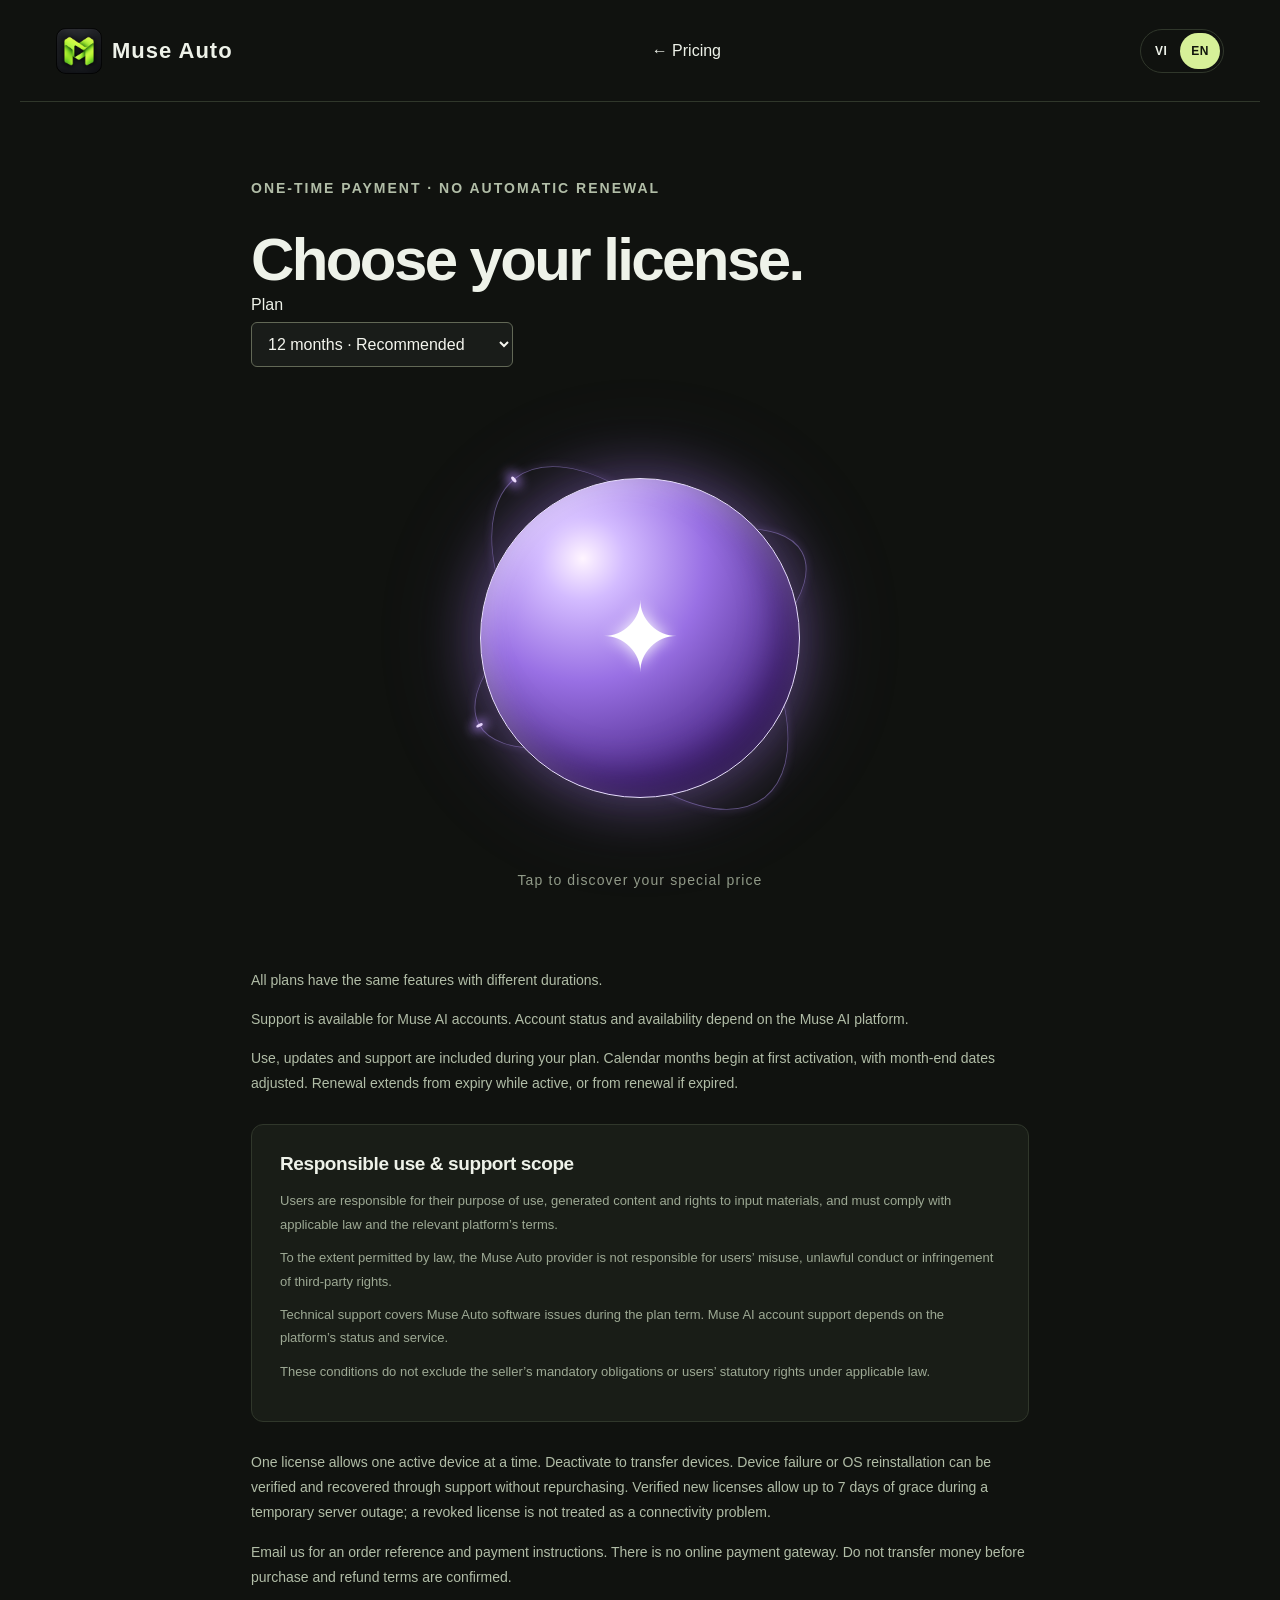
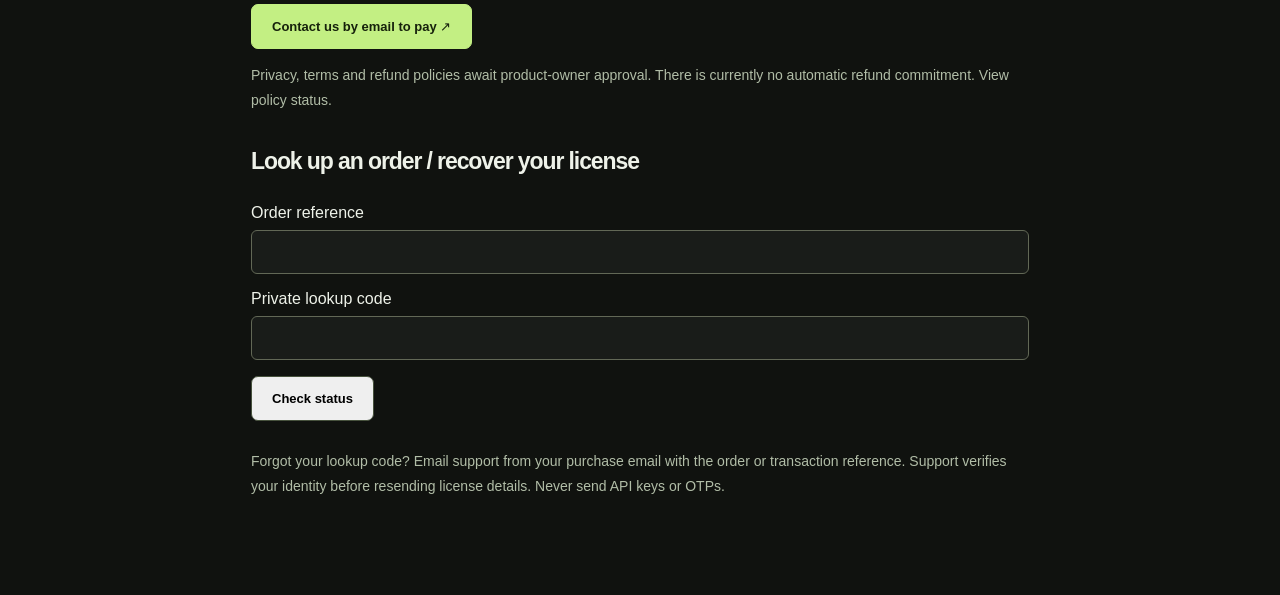
<file: website/checkout.html>
<!doctype html><html lang="vi"><head><meta charset="utf-8"><meta name="viewport" content="width=device-width,initial-scale=1"><meta name="referrer" content="no-referrer"><title>Mua license — Muse Auto</title><link rel="stylesheet" href="style.css"><script type="module" src="checkout.js"></script><link rel="icon" href="favicon.ico?v=1" sizes="any"><link rel="apple-touch-icon" href="muse-auto-logo.png"></head><body><header class="nav wrap"><a class="brand" href="index.html"><img class="brand-logo" src="muse-auto-logo.png" width="48" height="48" alt="">Muse Auto</a><a href="index.html#plans">← Bảng giá</a></header><main class="wrap policy"><p class="eyebrow">THANH TOÁN MỘT LẦN · KHÔNG TỰ GIA HẠN</p><h1>Chọn license của bạn.</h1><label>Gói <select id="plan"><option value="month1">1 tháng · Trải nghiệm</option><option value="month3">3 tháng · Sử dụng ngắn hạn</option><option value="month6">6 tháng · Tiết kiệm</option><option value="month12" selected>12 tháng · Đề xuất</option></select></label><div id="lucky-offer"></div><p id="original-price" hidden></p><h2 id="price">1.199.000đ</h2><p id="promotion" class="promotion-note" aria-live="polite"></p><p>Các gói cùng tính năng, khác thời hạn sử dụng.</p><p>Hỗ trợ liên quan đến tài khoản Muse AI. Trạng thái và khả năng sử dụng phụ thuộc nền tảng Muse AI.</p><p id="term"></p><section class="support-scope"><h3>Sử dụng có trách nhiệm &amp; phạm vi hỗ trợ</h3><p>Người dùng chịu trách nhiệm về mục đích sử dụng, nội dung tạo ra và quyền sử dụng dữ liệu đầu vào; phải tuân thủ pháp luật và điều khoản của nền tảng liên quan.</p><p>Bên cung cấp Muse Auto không chịu trách nhiệm cho hành vi sử dụng tool sai mục đích, vi phạm pháp luật hoặc quyền của bên thứ ba do người dùng thực hiện, trong phạm vi pháp luật cho phép.</p><p>Hỗ trợ kỹ thuật áp dụng cho lỗi và vấn đề của phần mềm Muse Auto trong thời hạn hỗ trợ của gói. Hỗ trợ tài khoản Muse AI phụ thuộc trạng thái và dịch vụ của Muse AI.</p><p>Các điều kiện này không loại trừ trách nhiệm bắt buộc của bên bán hoặc quyền hợp pháp của người dùng theo pháp luật áp dụng.</p></section><p>Mỗi license cho một máy hoạt động tại một thời điểm. Có hủy kích hoạt để chuyển máy; máy hỏng/cài lại hệ điều hành được hỗ trợ xác minh và phục hồi, không phải mua lại. License mới đã xác thực có grace tối đa 7 ngày khi server tạm lỗi; server thu hồi license sẽ không được coi là mất kết nối.</p><p id="offline-note">Liên hệ email để nhận mã đơn và hướng dẫn thanh toán. Chưa có cổng thanh toán trực tuyến. Không chuyển tiền trước khi được xác nhận điều kiện mua và hoàn tiền.</p><a class="button primary" id="contact" href="mailto:charlie.nguyen.forwork@gmail.com">Liên hệ email để thanh toán ↗</a><p>Chính sách quyền riêng tư, điều khoản và hoàn tiền đang chờ chủ sản phẩm duyệt; chưa có cam kết hoàn tiền tự động. <a href="refund.html">Xem trạng thái chính sách</a>.</p><form id="create" hidden><h2>Tạo đơn để được hướng dẫn thanh toán</h2><label>Email nhận thông tin đơn <input id="email" type="email" required maxlength="254" autocomplete="email"></label><label>Mã license hiện có (chỉ khi gia hạn gói tháng) <input id="renewal" type="password" autocomplete="off"></label><button class="button">Tạo đơn chờ thanh toán</button><p>Đơn mới chưa có quyền sử dụng. Chỉ cấp license khi quản trị xác nhận giao dịch thực tế; ảnh chuyển khoản không tự động xác nhận thanh toán.</p></form><pre id="receipt"></pre><a id="save-receipt" hidden download="muse-auto-don-hang.txt">Lưu thông tin tra cứu</a><h2>Tra cứu đơn / nhận lại license</h2><form id="lookup"><label>Mã đơn <input id="order-id" required autocomplete="off"></label><label>Mã tra cứu riêng <input id="lookup-token" type="password" autocomplete="off"></label><button class="button">Kiểm tra trạng thái</button></form><p>Quên mã tra cứu? Gửi email hỗ trợ từ email đã mua kèm mã đơn hoặc giao dịch. Hỗ trợ xác minh trước khi gửi lại thông tin, không gửi API key/OTP.</p><pre id="result" role="status" aria-live="polite"></pre></main></body></html>
</file>
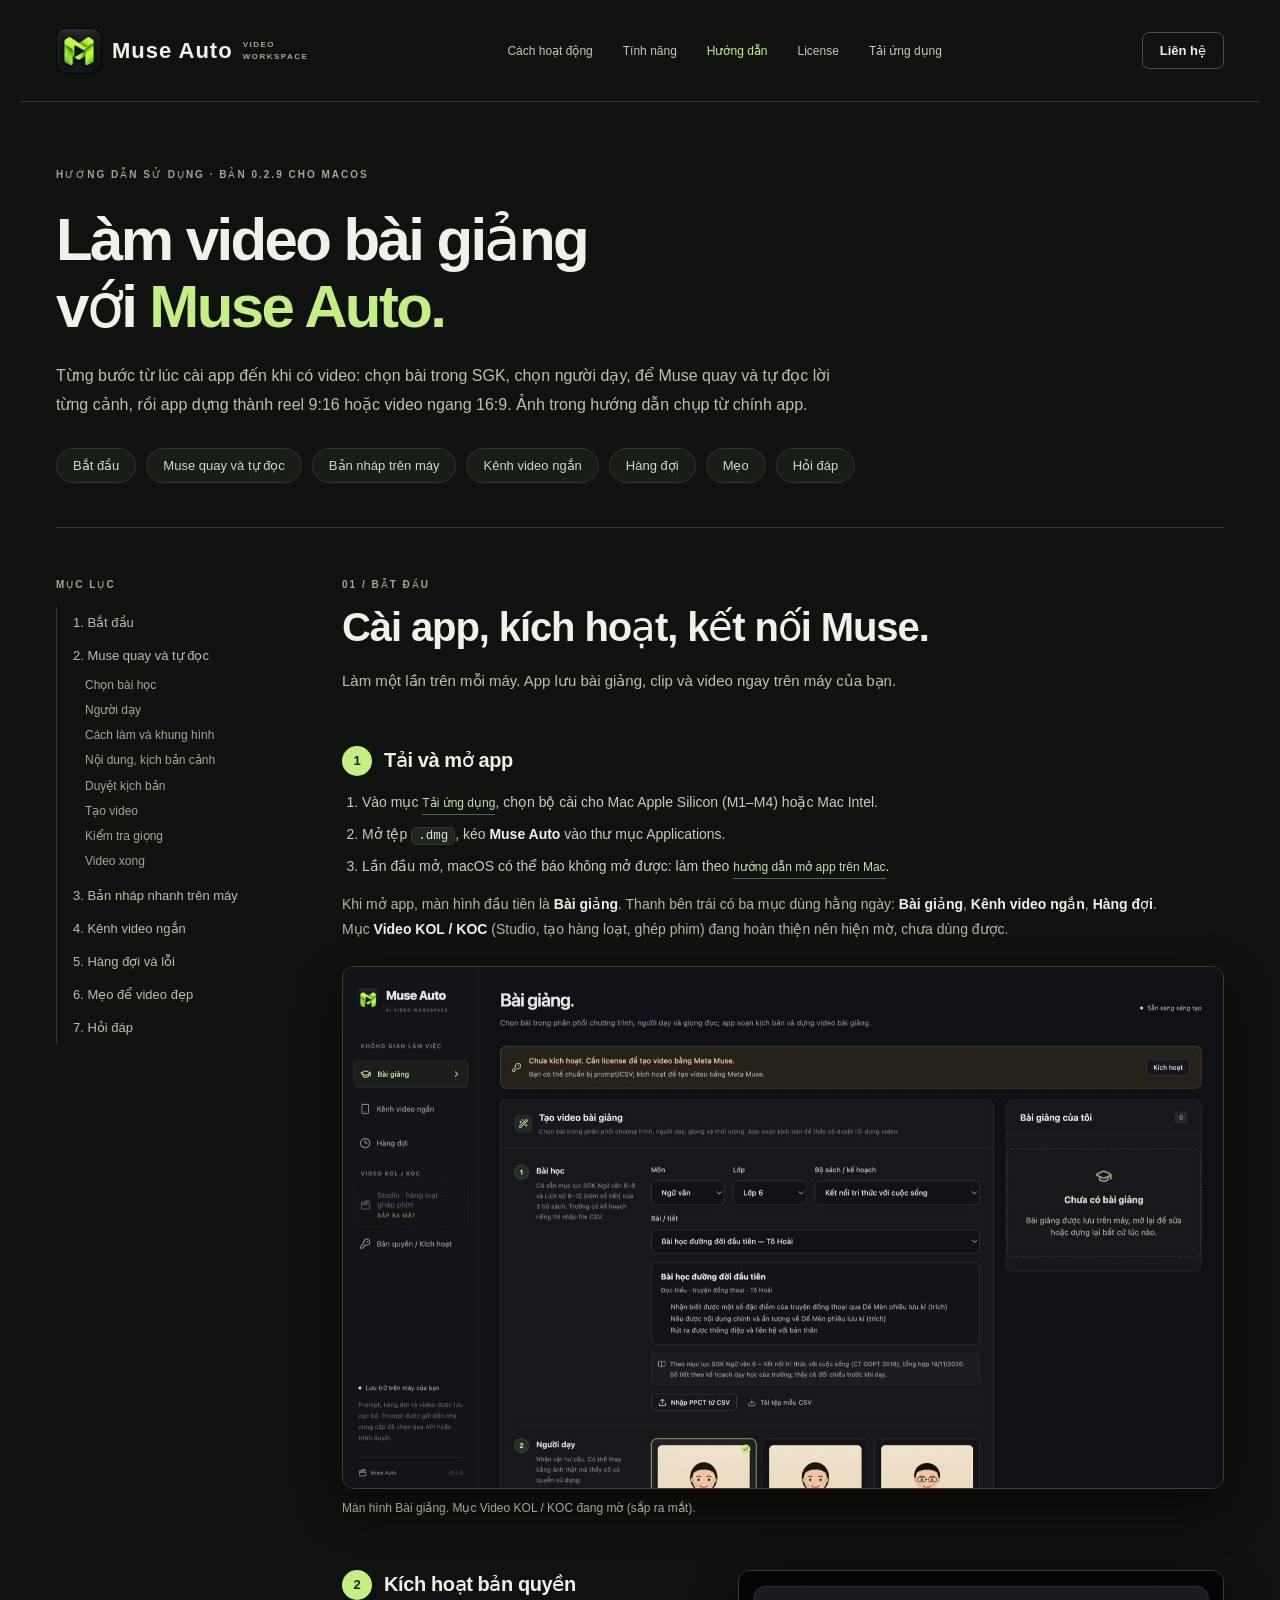
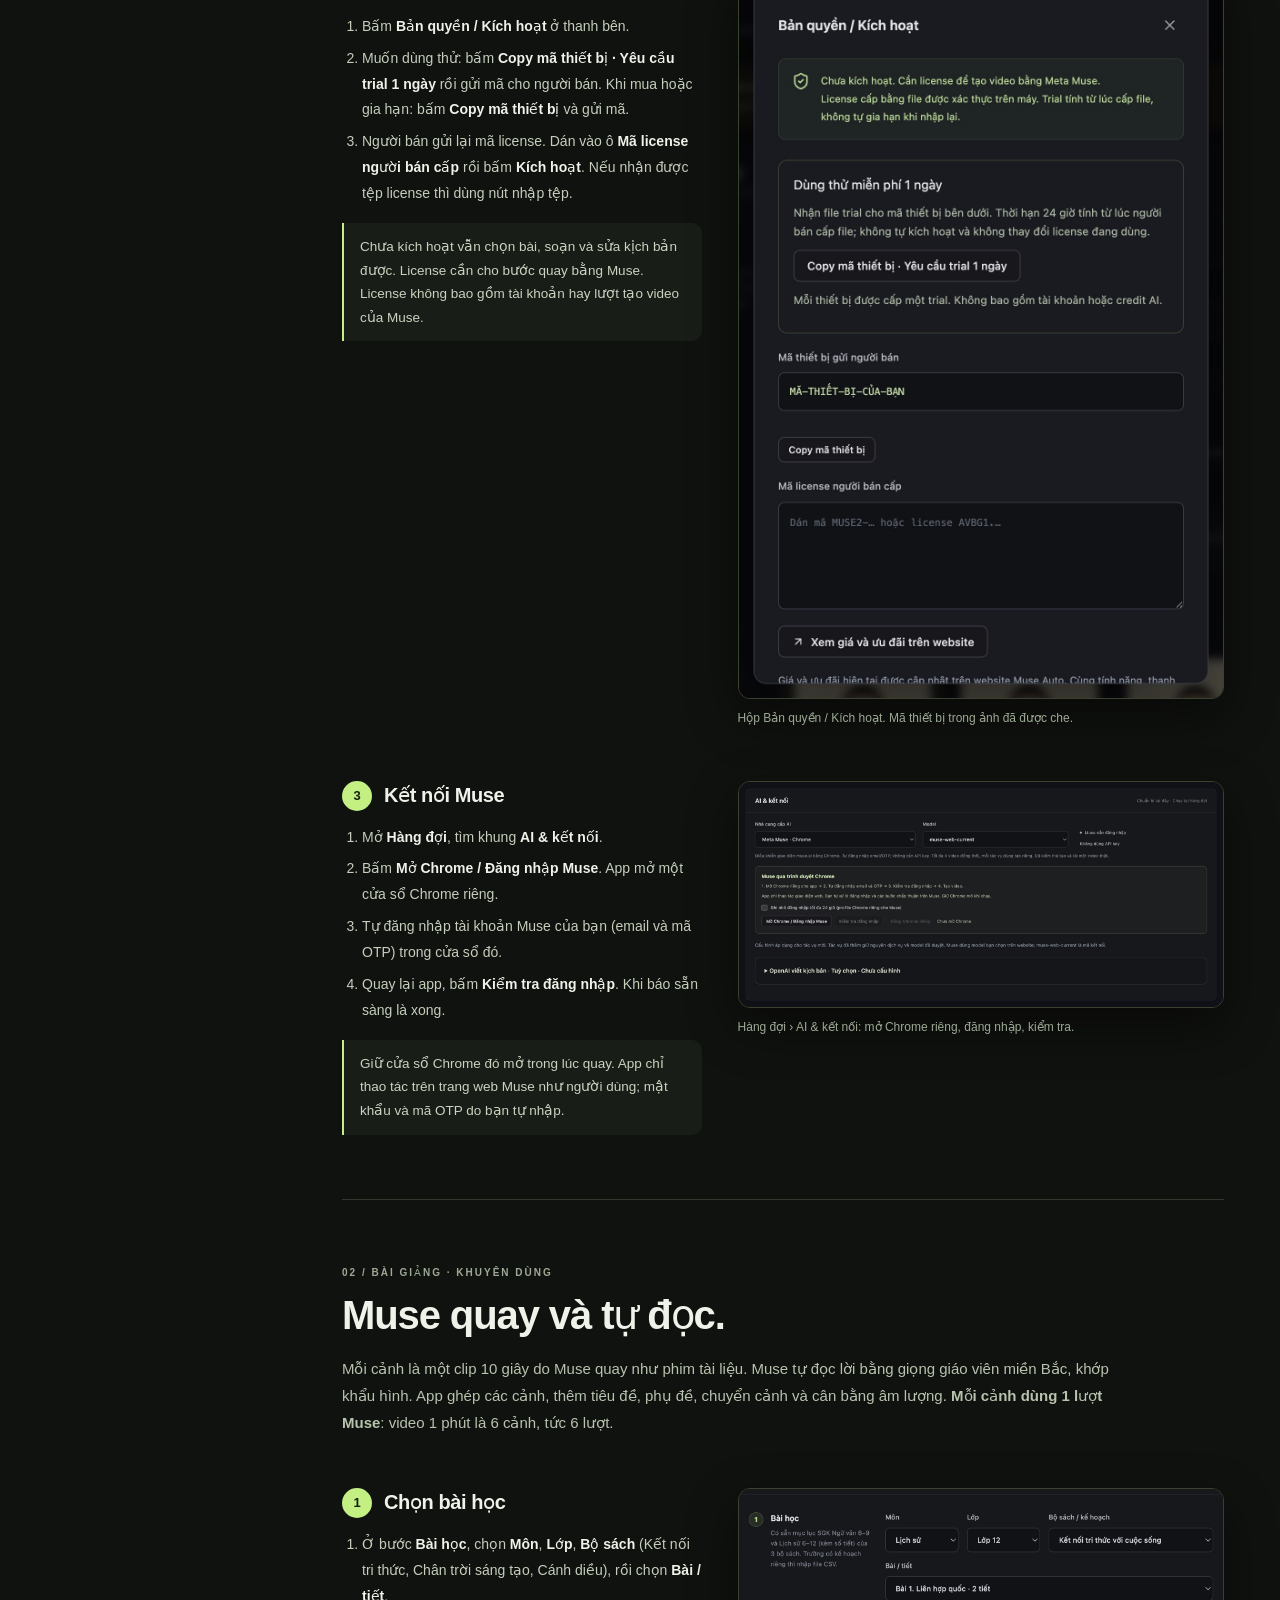
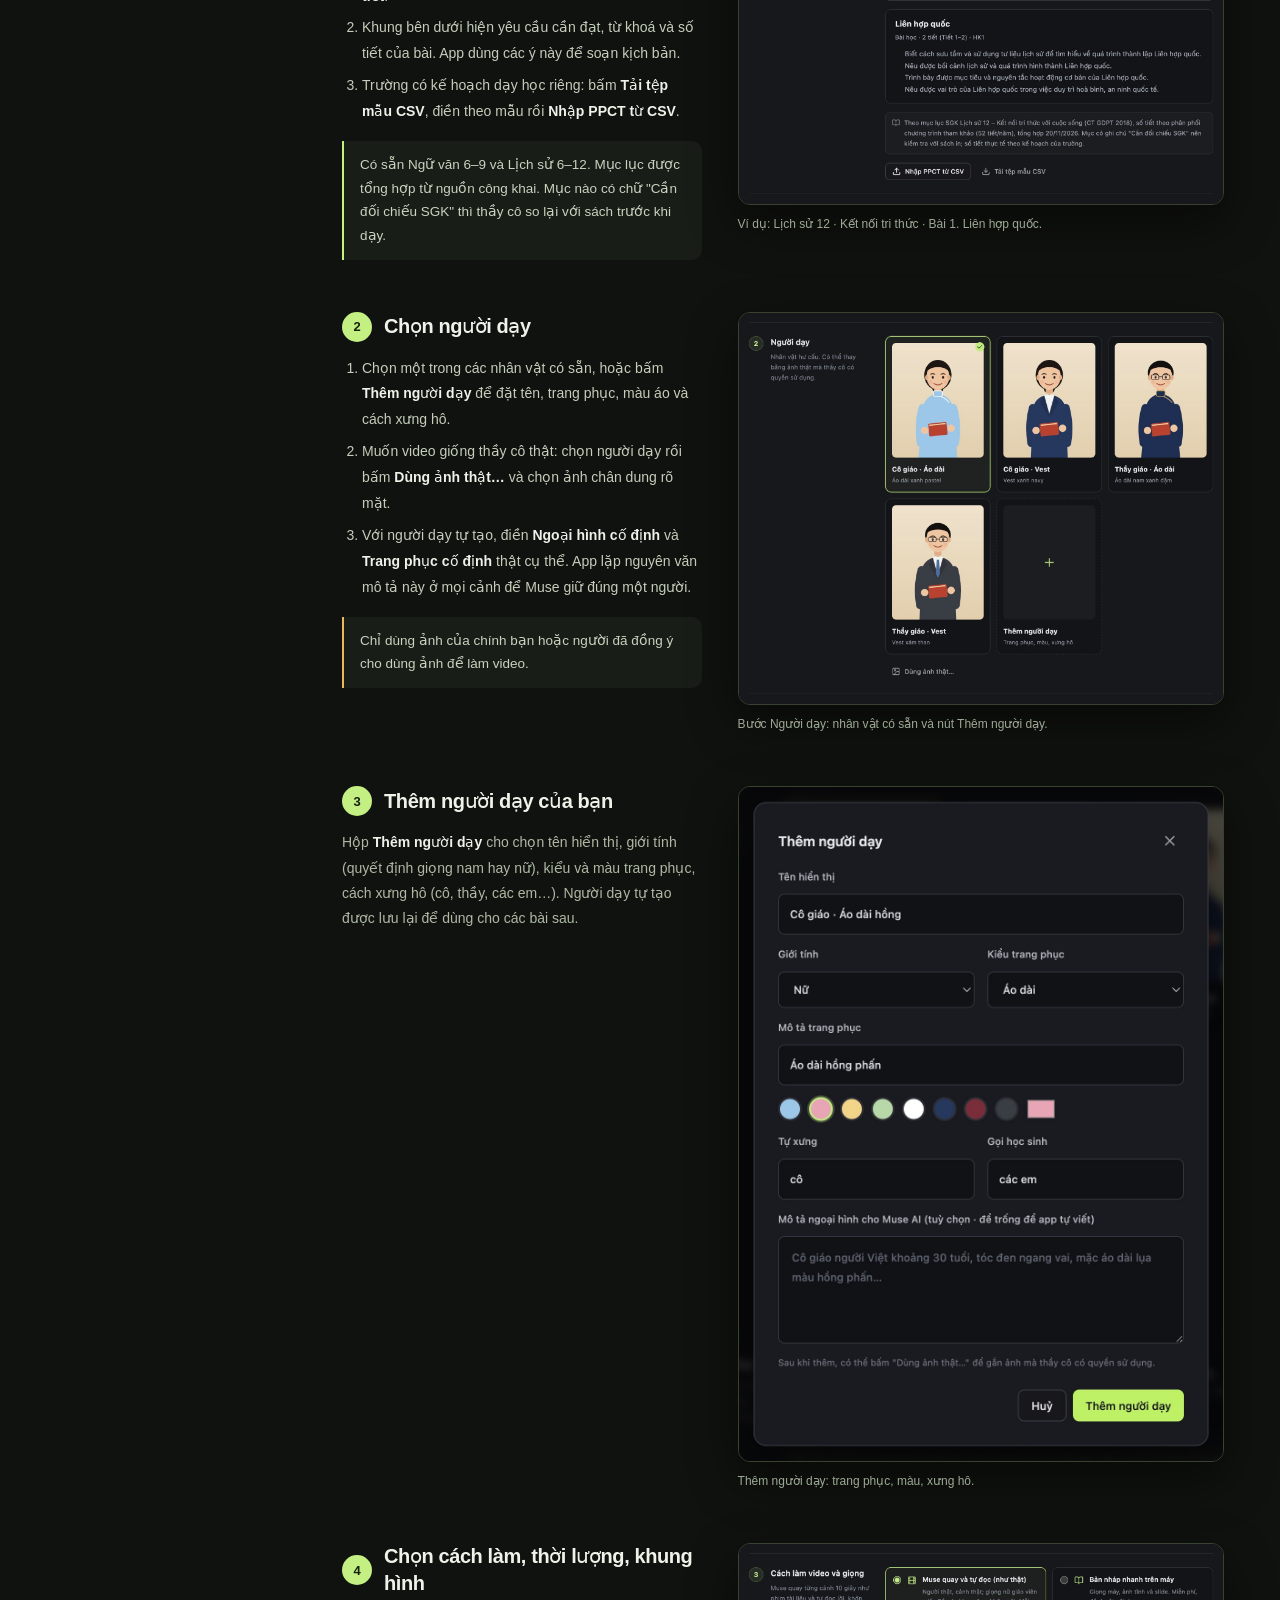
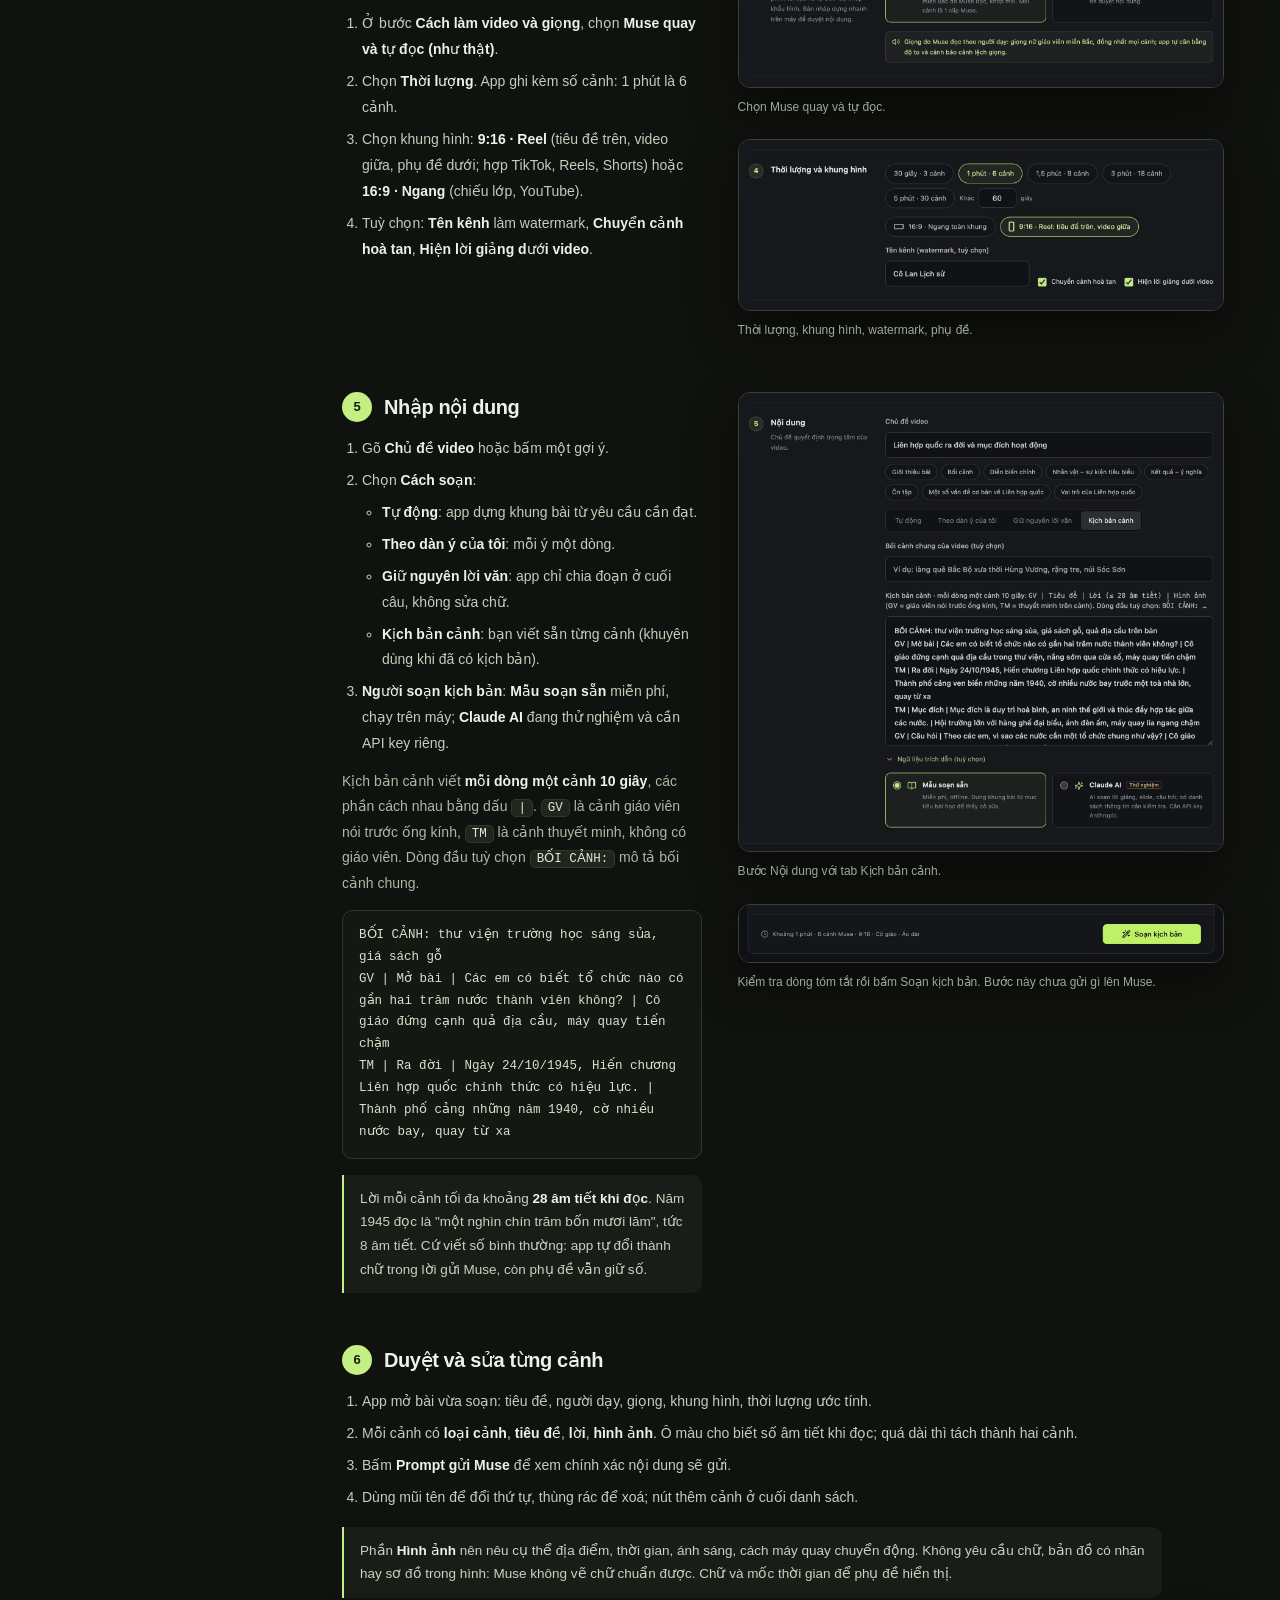
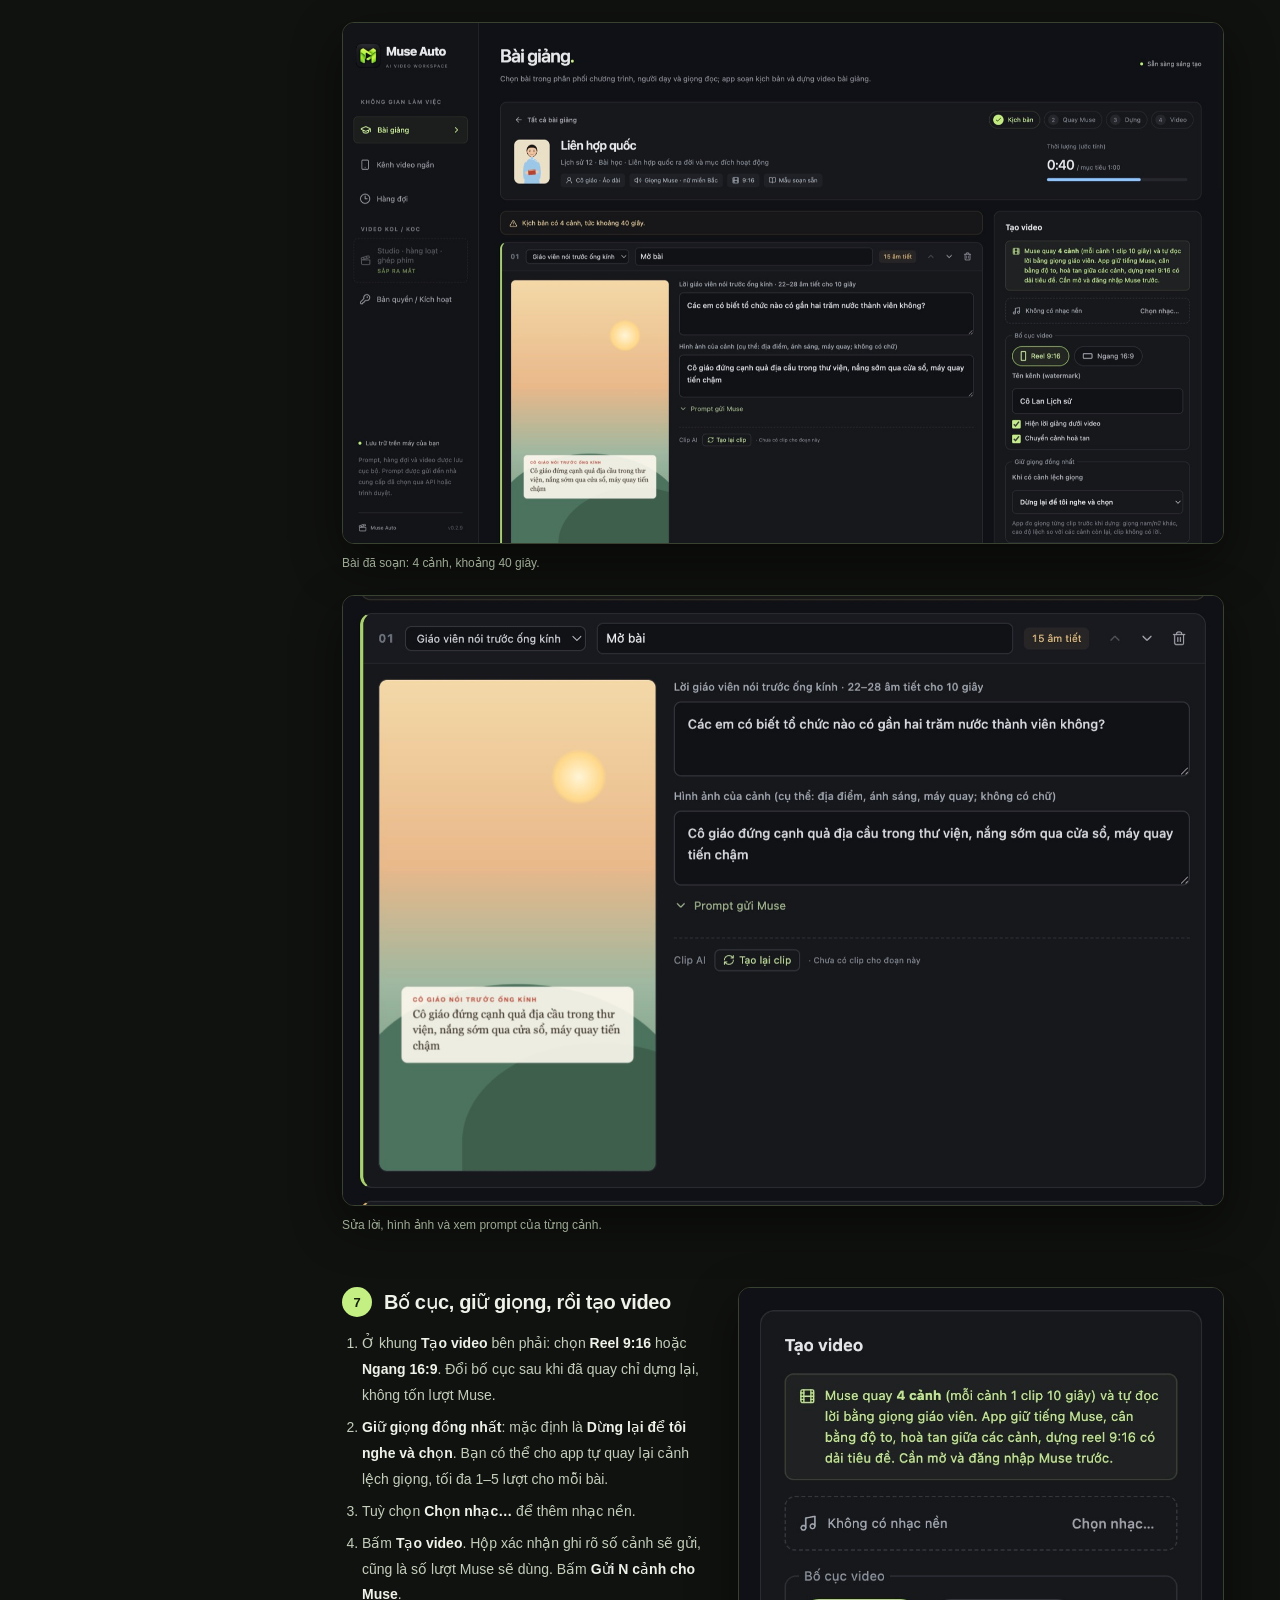
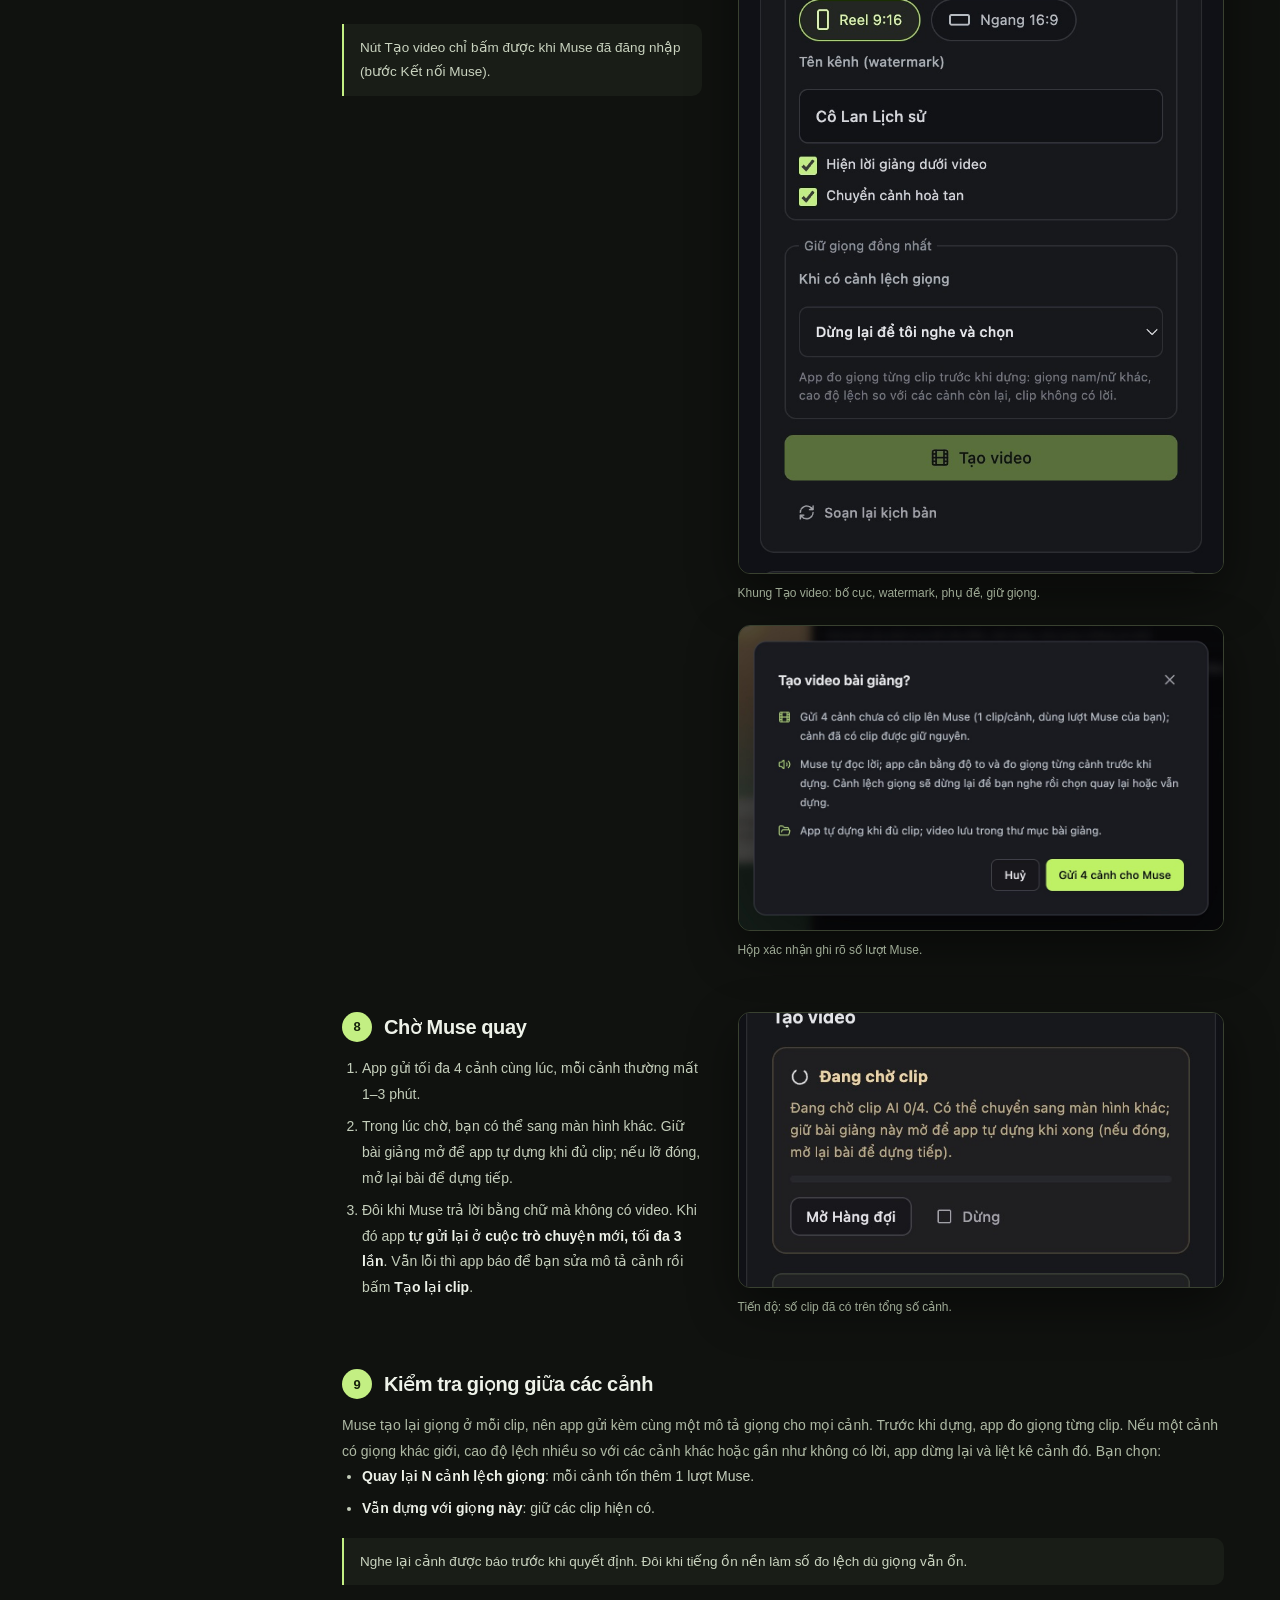
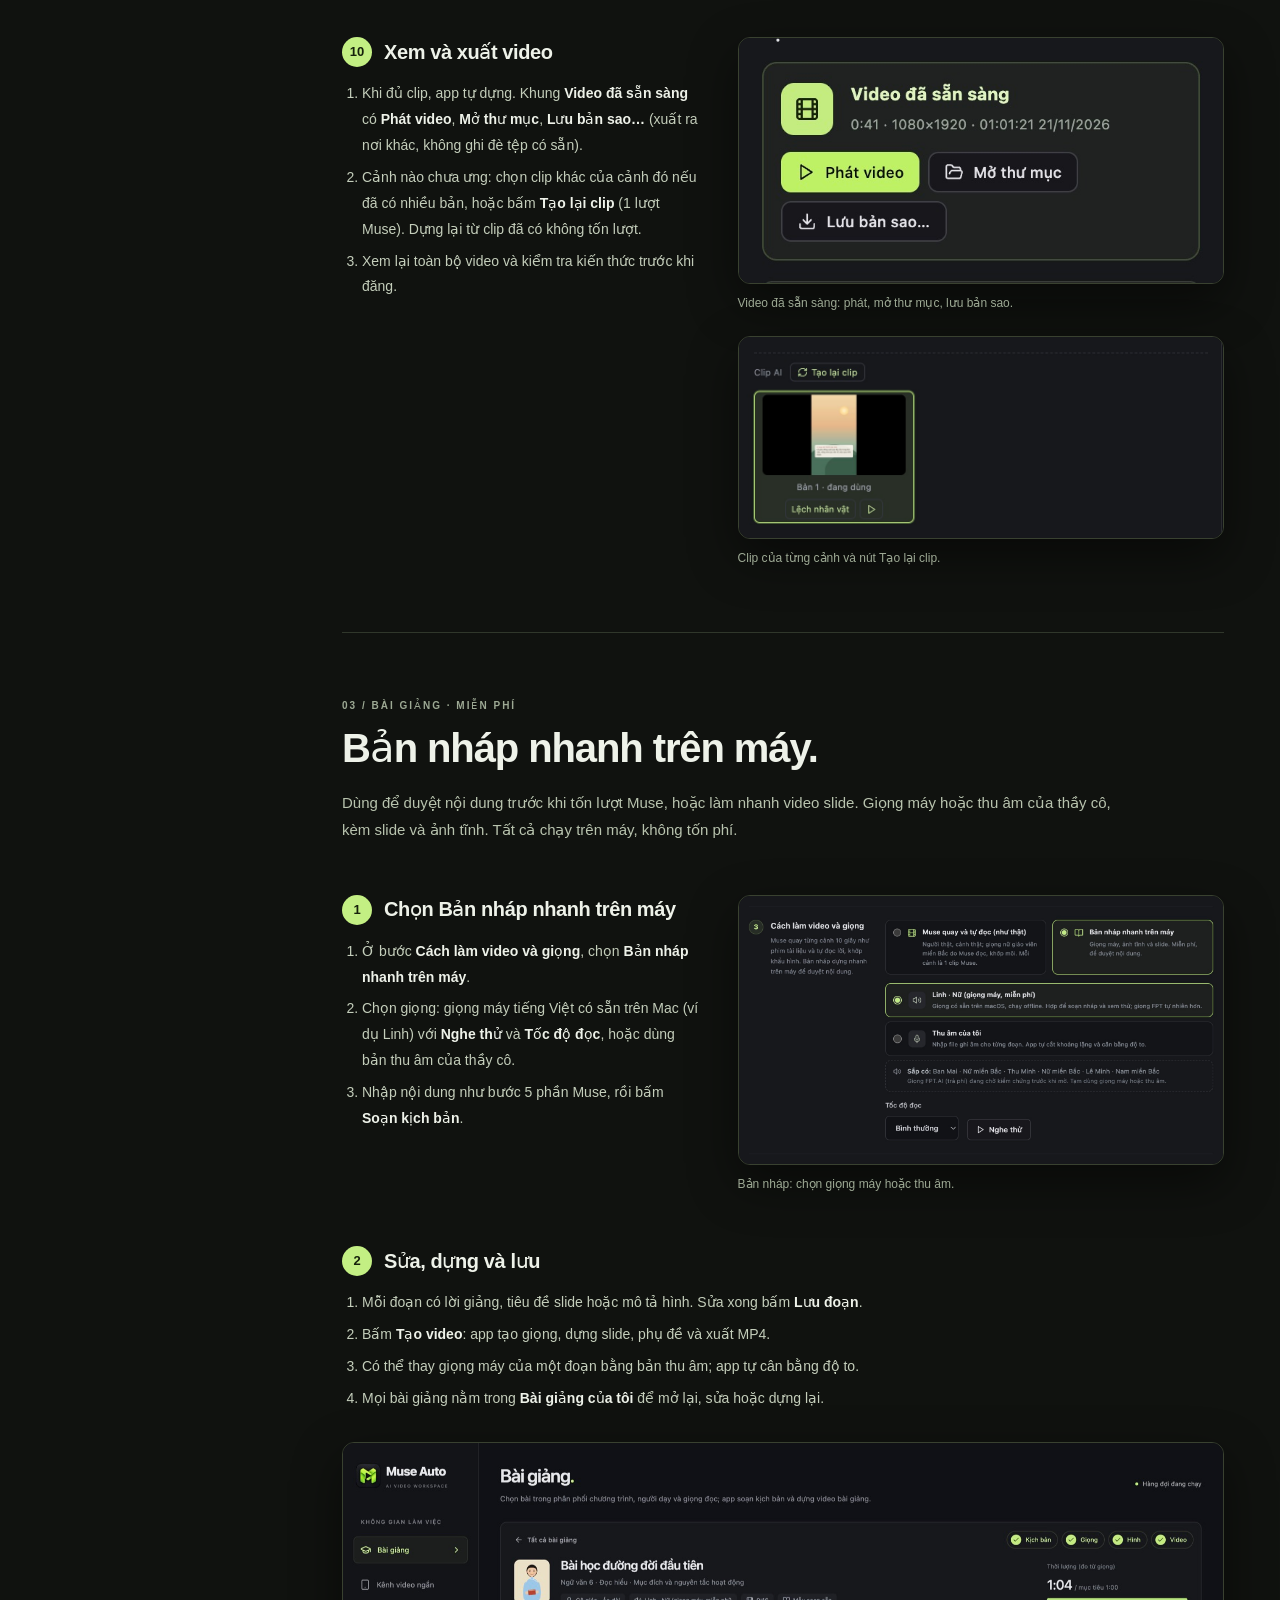
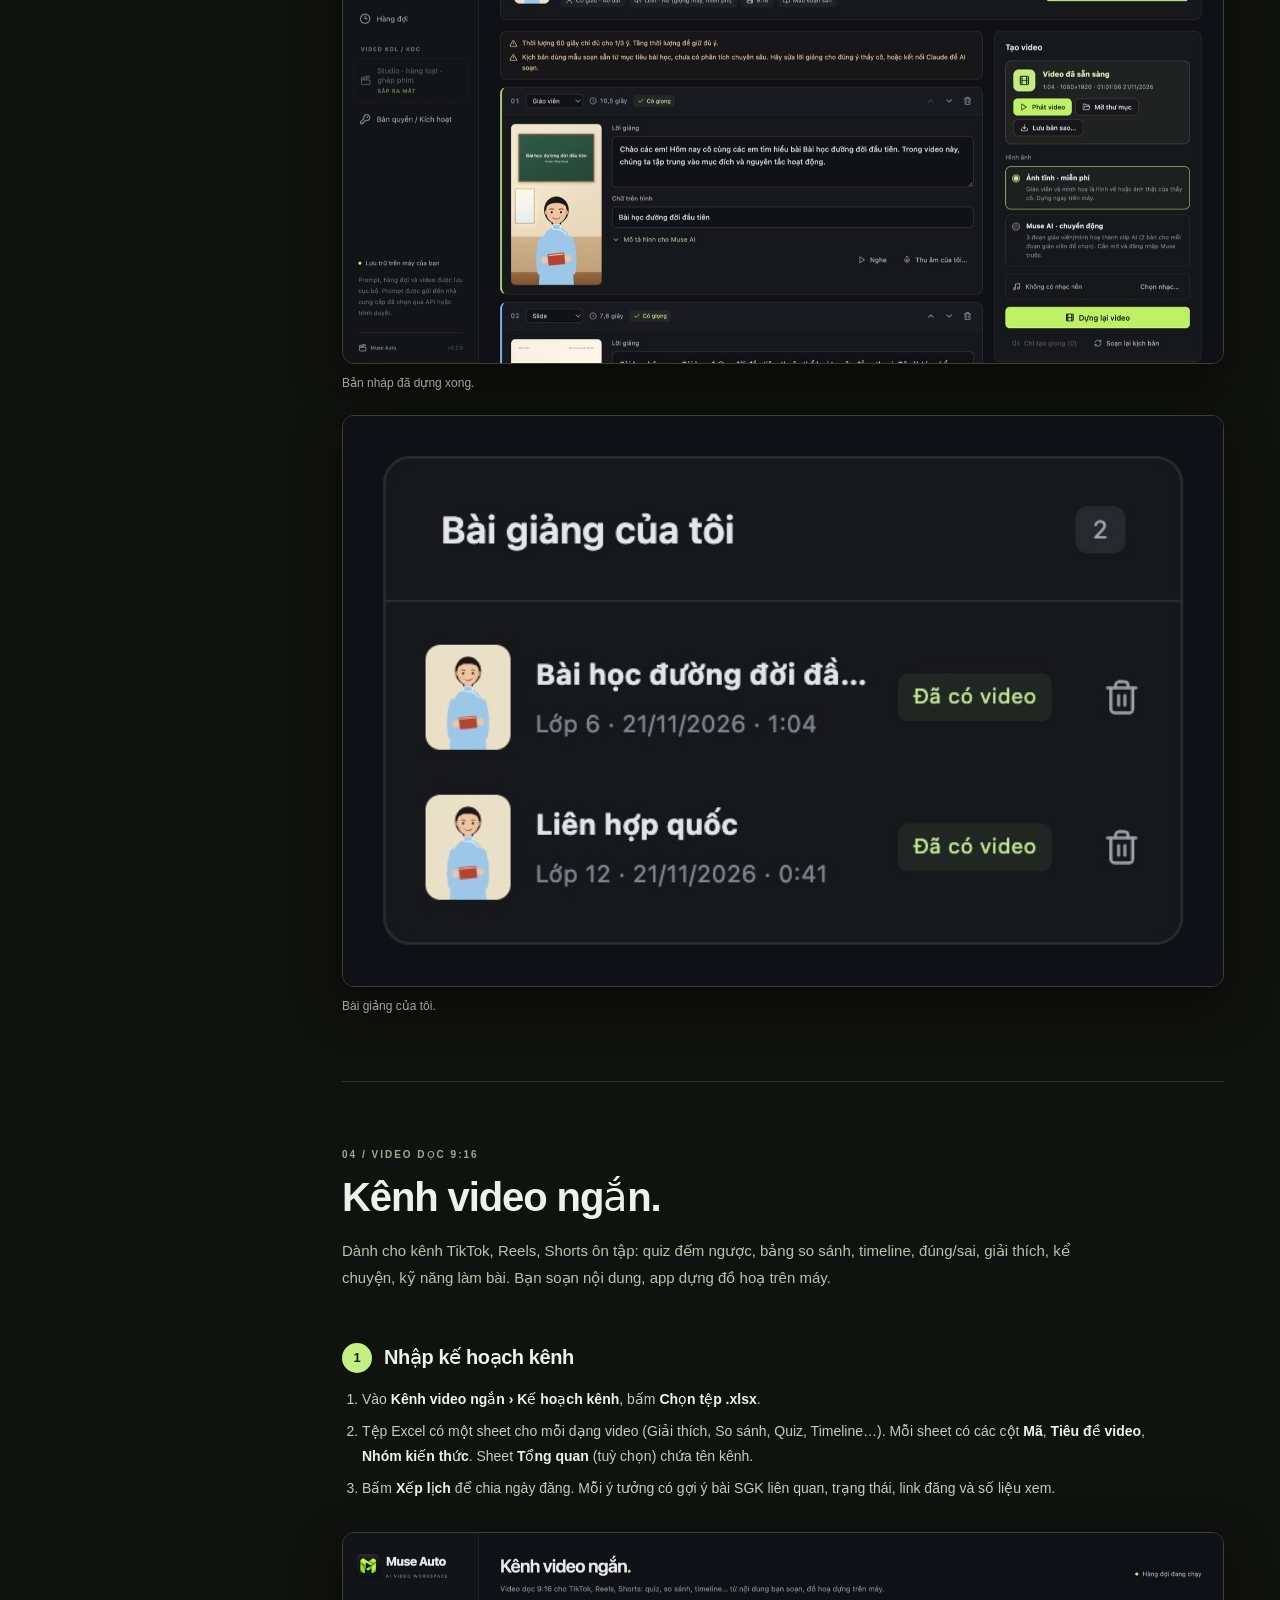
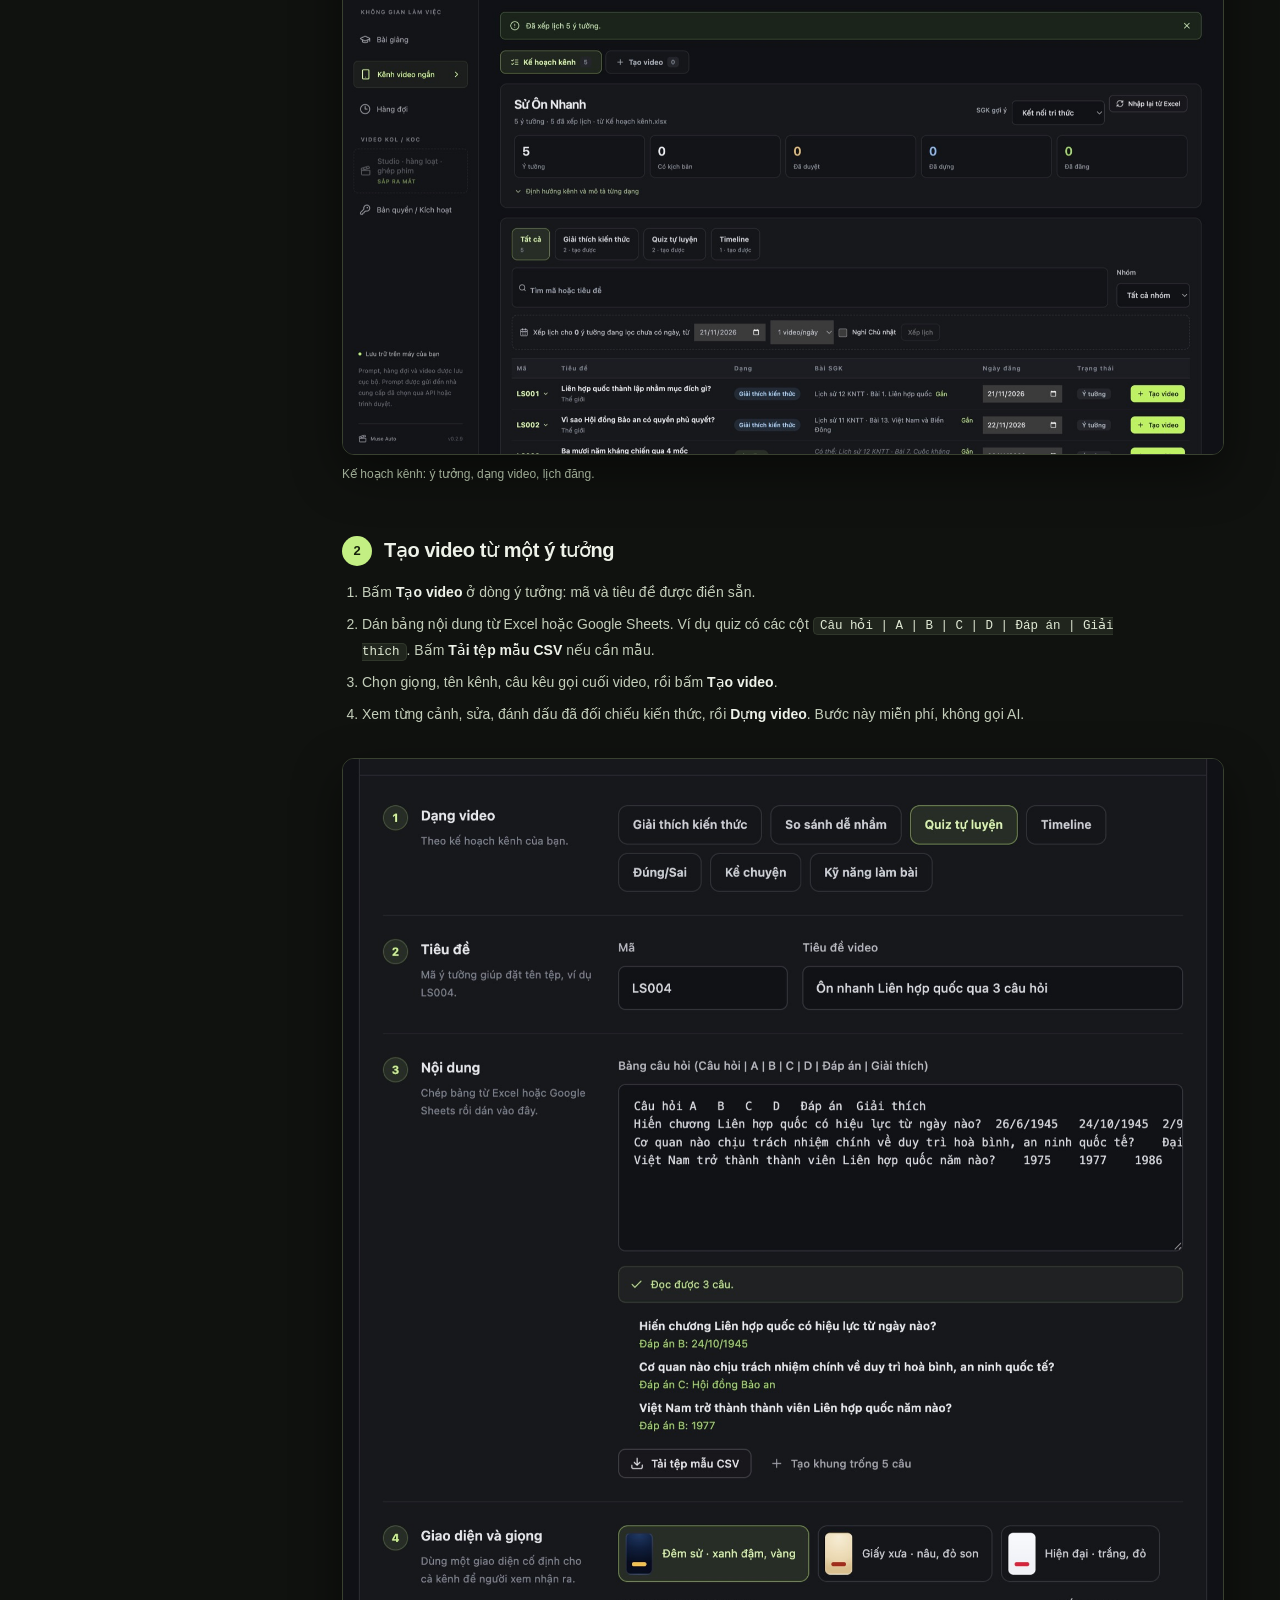
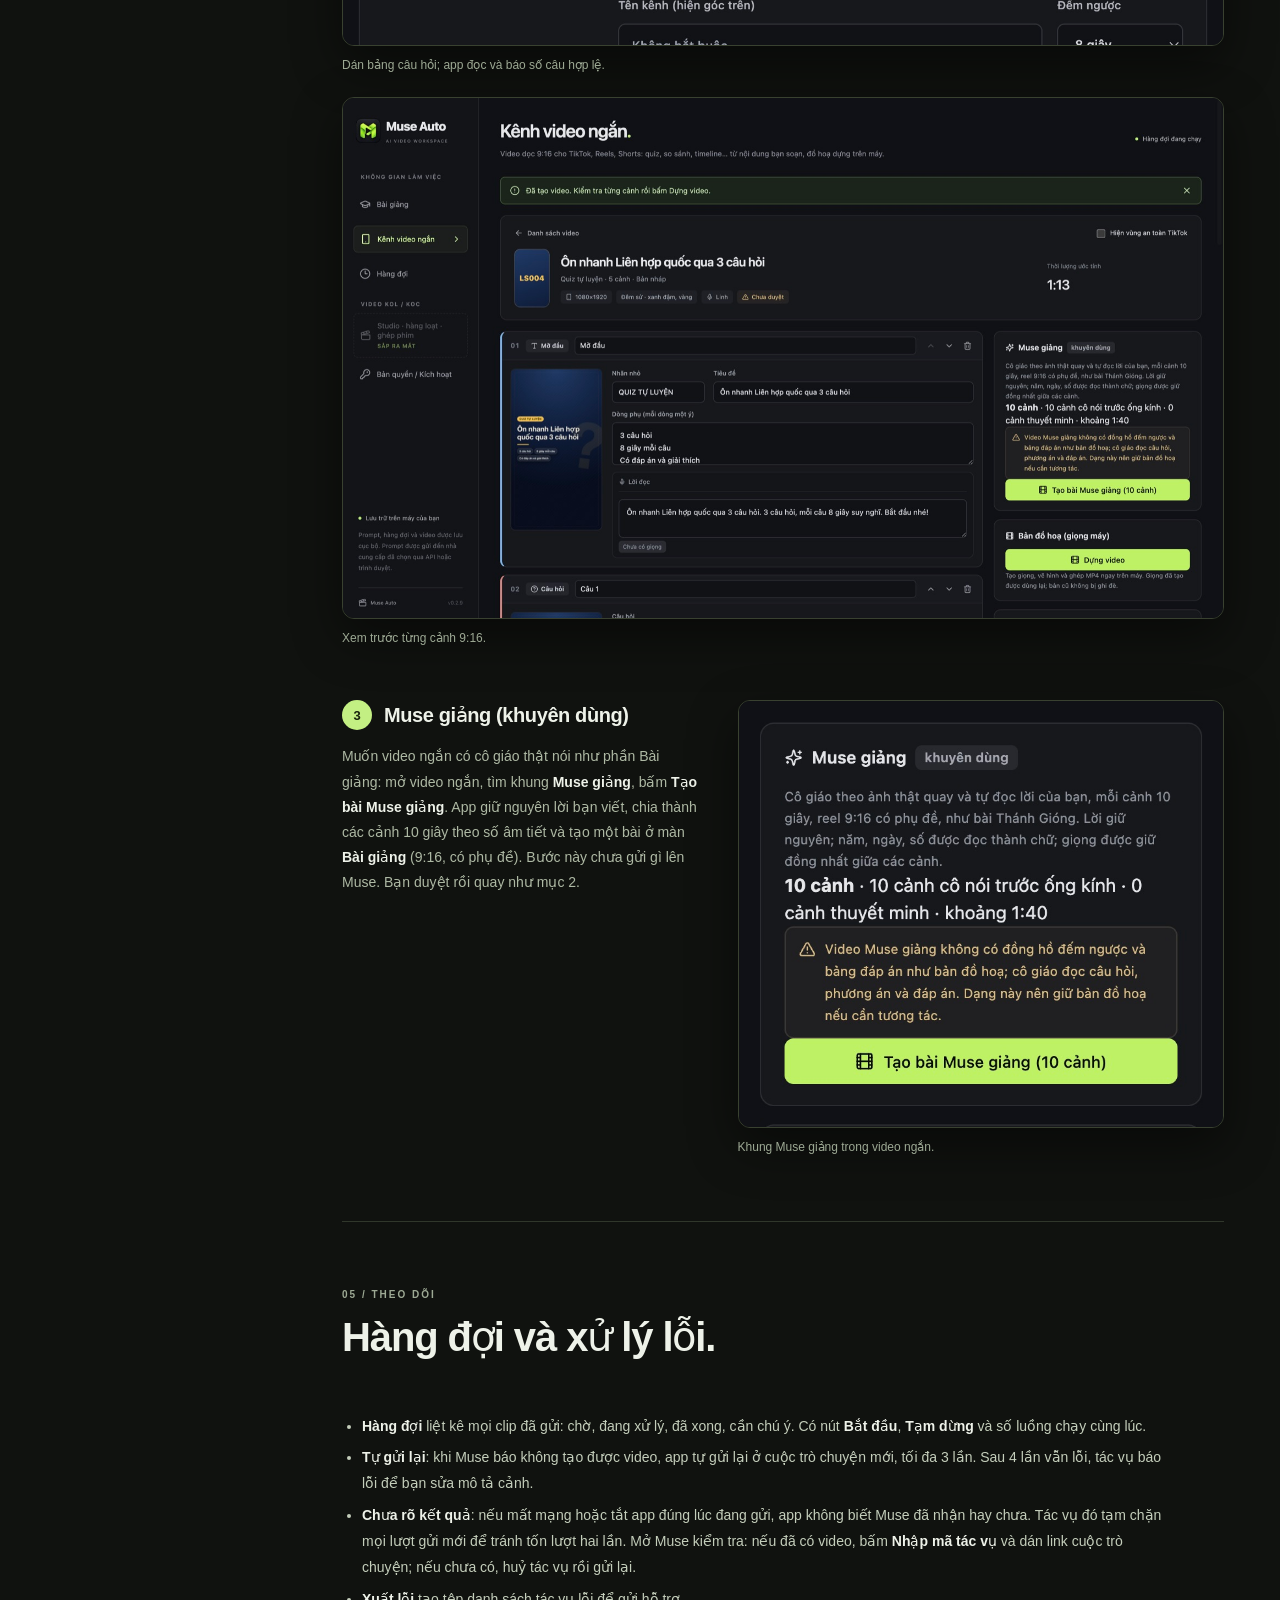
<file: website/huong-dan.html>
<!doctype html>
<html lang="vi">
<head><meta charset="utf-8"><meta name="viewport" content="width=device-width,initial-scale=1"><meta name="description" content="Hướng dẫn sử dụng Muse Auto từng bước: làm video bài giảng bằng Muse quay và tự đọc, bản nháp trên máy, kênh video ngắn và hàng đợi."><title>Hướng dẫn sử dụng · Muse Auto</title><link rel="stylesheet" href="style.css"><link rel="icon" href="favicon.ico?v=1" sizes="any"><link rel="apple-touch-icon" href="muse-auto-logo.png"></head>
<body class="guide-page">
<header class="nav wrap"><a href="index.html" class="brand" aria-label="Muse Auto, trang đầu"><img class="brand-logo" src="muse-auto-logo.png" width="48" height="48" alt=""> Muse Auto <small>VIDEO WORKSPACE</small></a><nav aria-label="Điều hướng chính"><a href="index.html#workflow">Cách hoạt động</a><a href="index.html#features">Tính năng</a><a href="huong-dan.html" aria-current="page">Hướng dẫn</a><a href="index.html#plans">License</a><a href="index.html#downloads">Tải ứng dụng</a></nav><a class="button small" href="mailto:charlie.nguyen.forwork@gmail.com">Liên hệ</a></header>
<main class="wrap guide">
<section class="guide-hero"><p class="eyebrow">HƯỚNG DẪN SỬ DỤNG · BẢN 0.2.9 CHO MACOS</p><h1>Làm video bài giảng<br>với <em>Muse Auto.</em></h1><p class="intro">Từng bước từ lúc cài app đến khi có video: chọn bài trong SGK, chọn người dạy, để Muse quay và tự đọc lời từng cảnh, rồi app dựng thành reel 9:16 hoặc video ngang 16:9. Ảnh trong hướng dẫn chụp từ chính app.</p>
<div class="guide-chips"><a href="#bat-dau">Bắt đầu</a><a href="#muse">Muse quay và tự đọc</a><a href="#ban-nhap">Bản nháp trên máy</a><a href="#kenh-ngan">Kênh video ngắn</a><a href="#hang-doi">Hàng đợi</a><a href="#meo">Mẹo</a><a href="#hoi-dap">Hỏi đáp</a></div></section>
<div class="guide-layout">
<nav class="guide-toc" aria-label="Mục lục hướng dẫn"><p>MỤC LỤC</p><ol>
<li><a href="#bat-dau">1. Bắt đầu</a></li>
<li><a href="#muse">2. Muse quay và tự đọc</a><ol><li><a href="#muse-bai">Chọn bài học</a></li><li><a href="#muse-nguoi-day">Người dạy</a></li><li><a href="#muse-cach-lam">Cách làm và khung hình</a></li><li><a href="#muse-noi-dung">Nội dung, kịch bản cảnh</a></li><li><a href="#muse-duyet">Duyệt kịch bản</a></li><li><a href="#muse-tao">Tạo video</a></li><li><a href="#muse-giong">Kiểm tra giọng</a></li><li><a href="#muse-xong">Video xong</a></li></ol></li>
<li><a href="#ban-nhap">3. Bản nháp nhanh trên máy</a></li>
<li><a href="#kenh-ngan">4. Kênh video ngắn</a></li>
<li><a href="#hang-doi">5. Hàng đợi và lỗi</a></li>
<li><a href="#meo">6. Mẹo để video đẹp</a></li>
<li><a href="#hoi-dap">7. Hỏi đáp</a></li>
</ol></nav>
<div class="guide-content">

<section id="bat-dau"><p class="eyebrow">01 / BẮT ĐẦU</p><h2>Cài app, kích hoạt, kết nối Muse.</h2>
<p class="guide-lead">Làm một lần trên mỗi máy. App lưu bài giảng, clip và video ngay trên máy của bạn.</p>
<article class="guide-step wide"><div><h3><span class="guide-num">1</span>Tải và mở app</h3><ol><li>Vào mục <a class="text-link" href="index.html#downloads">Tải ứng dụng</a>, chọn bộ cài cho Mac Apple Silicon (M1–M4) hoặc Mac Intel.</li><li>Mở tệp <code>.dmg</code>, kéo <b>Muse Auto</b> vào thư mục Applications.</li><li>Lần đầu mở, macOS có thể báo không mở được: làm theo <a class="text-link" href="index.html#macos-help">hướng dẫn mở app trên Mac</a>.</li></ol><p>Khi mở app, màn hình đầu tiên là <b>Bài giảng</b>. Thanh bên trái có ba mục dùng hằng ngày: <b>Bài giảng</b>, <b>Kênh video ngắn</b>, <b>Hàng đợi</b>. Mục <b>Video KOL / KOC</b> (Studio, tạo hàng loạt, ghép phim) đang hoàn thiện nên hiện mờ, chưa dùng được.</p></div>
<figure class="guide-shot"><img src="huong-dan/01-man-hinh-bai-giang.jpg" width="1600" height="946" alt="Màn hình Bài giảng khi mới mở app" loading="lazy"><figcaption>Màn hình Bài giảng. Mục Video KOL / KOC đang mờ (sắp ra mắt).</figcaption></figure></article>
<article class="guide-step"><div><h3><span class="guide-num">2</span>Kích hoạt bản quyền</h3><ol><li>Bấm <b>Bản quyền / Kích hoạt</b> ở thanh bên.</li><li>Muốn dùng thử: bấm <b>Copy mã thiết bị · Yêu cầu trial 1 ngày</b> rồi gửi mã cho người bán. Khi mua hoặc gia hạn: bấm <b>Copy mã thiết bị</b> và gửi mã.</li><li>Người bán gửi lại mã license. Dán vào ô <b>Mã license người bán cấp</b> rồi bấm <b>Kích hoạt</b>. Nếu nhận được tệp license thì dùng nút nhập tệp.</li></ol><p class="guide-tip">Chưa kích hoạt vẫn chọn bài, soạn và sửa kịch bản được. License cần cho bước quay bằng Muse. License không bao gồm tài khoản hay lượt tạo video của Muse.</p></div>
<figure class="guide-shot narrow"><img src="huong-dan/02-kich-hoat-ban-quyen.jpg" width="1064" height="1598" alt="Hộp Bản quyền và kích hoạt" loading="lazy"><figcaption>Hộp Bản quyền / Kích hoạt. Mã thiết bị trong ảnh đã được che.</figcaption></figure></article>
<article class="guide-step"><div><h3><span class="guide-num">3</span>Kết nối Muse</h3><ol><li>Mở <b>Hàng đợi</b>, tìm khung <b>AI &amp; kết nối</b>.</li><li>Bấm <b>Mở Chrome / Đăng nhập Muse</b>. App mở một cửa sổ Chrome riêng.</li><li>Tự đăng nhập tài khoản Muse của bạn (email và mã OTP) trong cửa sổ đó.</li><li>Quay lại app, bấm <b>Kiểm tra đăng nhập</b>. Khi báo sẵn sàng là xong.</li></ol><p class="guide-tip">Giữ cửa sổ Chrome đó mở trong lúc quay. App chỉ thao tác trên trang web Muse như người dùng; mật khẩu và mã OTP do bạn tự nhập.</p></div>
<figure class="guide-shot"><img src="huong-dan/03-ket-noi-muse.jpg" width="1600" height="744" alt="Khung AI và kết nối trong Hàng đợi" loading="lazy"><figcaption>Hàng đợi › AI &amp; kết nối: mở Chrome riêng, đăng nhập, kiểm tra.</figcaption></figure></article>
</section>

<section id="muse"><p class="eyebrow">02 / BÀI GIẢNG · KHUYÊN DÙNG</p><h2>Muse quay và tự đọc.</h2>
<p class="guide-lead">Mỗi cảnh là một clip 10 giây do Muse quay như phim tài liệu. Muse tự đọc lời bằng giọng giáo viên miền Bắc, khớp khẩu hình. App ghép các cảnh, thêm tiêu đề, phụ đề, chuyển cảnh và cân bằng âm lượng. <b>Mỗi cảnh dùng 1 lượt Muse</b>: video 1 phút là 6 cảnh, tức 6 lượt.</p>
<article class="guide-step" id="muse-bai"><div><h3><span class="guide-num">1</span>Chọn bài học</h3><ol><li>Ở bước <b>Bài học</b>, chọn <b>Môn</b>, <b>Lớp</b>, <b>Bộ sách</b> (Kết nối tri thức, Chân trời sáng tạo, Cánh diều), rồi chọn <b>Bài / tiết</b>.</li><li>Khung bên dưới hiện yêu cầu cần đạt, từ khoá và số tiết của bài. App dùng các ý này để soạn kịch bản.</li><li>Trường có kế hoạch dạy học riêng: bấm <b>Tải tệp mẫu CSV</b>, điền theo mẫu rồi <b>Nhập PPCT từ CSV</b>.</li></ol><p class="guide-tip">Có sẵn Ngữ văn 6–9 và Lịch sử 6–12. Mục lục được tổng hợp từ nguồn công khai. Mục nào có chữ "Cần đối chiếu SGK" thì thầy cô so lại với sách trước khi dạy.</p></div>
<figure class="guide-shot"><img src="huong-dan/04-chon-bai.jpg" width="1588" height="1032" alt="Chọn Lịch sử lớp 12, bộ Kết nối tri thức, Bài 1 Liên hợp quốc" loading="lazy"><figcaption>Ví dụ: Lịch sử 12 · Kết nối tri thức · Bài 1. Liên hợp quốc.</figcaption></figure></article>
<article class="guide-step" id="muse-nguoi-day"><div><h3><span class="guide-num">2</span>Chọn người dạy</h3><ol><li>Chọn một trong các nhân vật có sẵn, hoặc bấm <b>Thêm người dạy</b> để đặt tên, trang phục, màu áo và cách xưng hô.</li><li>Muốn video giống thầy cô thật: chọn người dạy rồi bấm <b>Dùng ảnh thật…</b> và chọn ảnh chân dung rõ mặt.</li><li>Với người dạy tự tạo, điền <b>Ngoại hình cố định</b> và <b>Trang phục cố định</b> thật cụ thể. App lặp nguyên văn mô tả này ở mọi cảnh để Muse giữ đúng một người.</li></ol><p class="guide-tip guide-warn">Chỉ dùng ảnh của chính bạn hoặc người đã đồng ý cho dùng ảnh để làm video.</p></div>
<figure class="guide-shot"><img src="huong-dan/05-nguoi-day.jpg" width="1588" height="1284" alt="Chọn người dạy" loading="lazy"><figcaption>Bước Người dạy: nhân vật có sẵn và nút Thêm người dạy.</figcaption></figure></article>
<article class="guide-step"><div><h3><span class="guide-num">3</span>Thêm người dạy của bạn</h3><p>Hộp <b>Thêm người dạy</b> cho chọn tên hiển thị, giới tính (quyết định giọng nam hay nữ), kiểu và màu trang phục, cách xưng hô (cô, thầy, các em…). Người dạy tự tạo được lưu lại để dùng cho các bài sau.</p></div>
<figure class="guide-shot narrow"><img src="huong-dan/06-them-nguoi-day.jpg" width="1064" height="1480" alt="Hộp thêm người dạy" loading="lazy"><figcaption>Thêm người dạy: trang phục, màu, xưng hô.</figcaption></figure></article>
<article class="guide-step" id="muse-cach-lam"><div><h3><span class="guide-num">4</span>Chọn cách làm, thời lượng, khung hình</h3><ol><li>Ở bước <b>Cách làm video và giọng</b>, chọn <b>Muse quay và tự đọc (như thật)</b>.</li><li>Chọn <b>Thời lượng</b>. App ghi kèm số cảnh: 1 phút là 6 cảnh.</li><li>Chọn khung hình: <b>9:16 · Reel</b> (tiêu đề trên, video giữa, phụ đề dưới; hợp TikTok, Reels, Shorts) hoặc <b>16:9 · Ngang</b> (chiếu lớp, YouTube).</li><li>Tuỳ chọn: <b>Tên kênh</b> làm watermark, <b>Chuyển cảnh hoà tan</b>, <b>Hiện lời giảng dưới video</b>.</li></ol></div>
<figure class="guide-shot"><img src="huong-dan/07-cach-lam-va-khung-hinh.jpg" width="1588" height="468" alt="Chọn Muse quay và tự đọc" loading="lazy"><figcaption>Chọn Muse quay và tự đọc.</figcaption><img class="guide-second" src="huong-dan/08-thoi-luong.jpg" width="1588" height="556" alt="Chọn thời lượng và khung hình" loading="lazy"><figcaption>Thời lượng, khung hình, watermark, phụ đề.</figcaption></figure></article>
<article class="guide-step" id="muse-noi-dung"><div><h3><span class="guide-num">5</span>Nhập nội dung</h3><ol><li>Gõ <b>Chủ đề video</b> hoặc bấm một gợi ý.</li><li>Chọn <b>Cách soạn</b>:<ul><li><b>Tự động</b>: app dựng khung bài từ yêu cầu cần đạt.</li><li><b>Theo dàn ý của tôi</b>: mỗi ý một dòng.</li><li><b>Giữ nguyên lời văn</b>: app chỉ chia đoạn ở cuối câu, không sửa chữ.</li><li><b>Kịch bản cảnh</b>: bạn viết sẵn từng cảnh (khuyên dùng khi đã có kịch bản).</li></ul></li><li><b>Người soạn kịch bản</b>: <b>Mẫu soạn sẵn</b> miễn phí, chạy trên máy; <b>Claude AI</b> đang thử nghiệm và cần API key riêng.</li></ol>
<p>Kịch bản cảnh viết <b>mỗi dòng một cảnh 10 giây</b>, các phần cách nhau bằng dấu <code>|</code>. <code>GV</code> là cảnh giáo viên nói trước ống kính, <code>TM</code> là cảnh thuyết minh, không có giáo viên. Dòng đầu tuỳ chọn <code>BỐI CẢNH:</code> mô tả bối cảnh chung.</p>
<pre class="guide-pre">BỐI CẢNH: thư viện trường học sáng sủa, giá sách gỗ
GV | Mở bài | Các em có biết tổ chức nào có gần hai trăm nước thành viên không? | Cô giáo đứng cạnh quả địa cầu, máy quay tiến chậm
TM | Ra đời | Ngày 24/10/1945, Hiến chương Liên hợp quốc chính thức có hiệu lực. | Thành phố cảng những năm 1940, cờ nhiều nước bay, quay từ xa</pre>
<p class="guide-tip">Lời mỗi cảnh tối đa khoảng <b>28 âm tiết khi đọc</b>. Năm 1945 đọc là "một nghìn chín trăm bốn mươi lăm", tức 8 âm tiết. Cứ viết số bình thường: app tự đổi thành chữ trong lời gửi Muse, còn phụ đề vẫn giữ số.</p></div>
<figure class="guide-shot"><img src="huong-dan/09-noi-dung-kich-ban-canh.jpg" width="1588" height="1502" alt="Nhập kịch bản cảnh" loading="lazy"><figcaption>Bước Nội dung với tab Kịch bản cảnh.</figcaption><img class="guide-second" src="huong-dan/10-nut-soan-kich-ban.jpg" width="1600" height="191" alt="Nút Soạn kịch bản" loading="lazy"><figcaption>Kiểm tra dòng tóm tắt rồi bấm Soạn kịch bản. Bước này chưa gửi gì lên Muse.</figcaption></figure></article>
<article class="guide-step wide" id="muse-duyet"><div><h3><span class="guide-num">6</span>Duyệt và sửa từng cảnh</h3><ol><li>App mở bài vừa soạn: tiêu đề, người dạy, giọng, khung hình, thời lượng ước tính.</li><li>Mỗi cảnh có <b>loại cảnh</b>, <b>tiêu đề</b>, <b>lời</b>, <b>hình ảnh</b>. Ô màu cho biết số âm tiết khi đọc; quá dài thì tách thành hai cảnh.</li><li>Bấm <b>Prompt gửi Muse</b> để xem chính xác nội dung sẽ gửi.</li><li>Dùng mũi tên để đổi thứ tự, thùng rác để xoá; nút thêm cảnh ở cuối danh sách.</li></ol><p class="guide-tip">Phần <b>Hình ảnh</b> nên nêu cụ thể địa điểm, thời gian, ánh sáng, cách máy quay chuyển động. Không yêu cầu chữ, bản đồ có nhãn hay sơ đồ trong hình: Muse không vẽ chữ chuẩn được. Chữ và mốc thời gian để phụ đề hiển thị.</p></div>
<figure class="guide-shot"><img src="huong-dan/11-kich-ban-da-soan.jpg" width="1600" height="946" alt="Kịch bản đã soạn" loading="lazy"><figcaption>Bài đã soạn: 4 cảnh, khoảng 40 giây.</figcaption><img class="guide-second" src="huong-dan/12-sua-tung-canh.jpg" width="1600" height="1107" alt="Sửa một cảnh" loading="lazy"><figcaption>Sửa lời, hình ảnh và xem prompt của từng cảnh.</figcaption></figure></article>
<article class="guide-step" id="muse-tao"><div><h3><span class="guide-num">7</span>Bố cục, giữ giọng, rồi tạo video</h3><ol><li>Ở khung <b>Tạo video</b> bên phải: chọn <b>Reel 9:16</b> hoặc <b>Ngang 16:9</b>. Đổi bố cục sau khi đã quay chỉ dựng lại, không tốn lượt Muse.</li><li><b>Giữ giọng đồng nhất</b>: mặc định là <b>Dừng lại để tôi nghe và chọn</b>. Bạn có thể cho app tự quay lại cảnh lệch giọng, tối đa 1–5 lượt cho mỗi bài.</li><li>Tuỳ chọn <b>Chọn nhạc…</b> để thêm nhạc nền.</li><li>Bấm <b>Tạo video</b>. Hộp xác nhận ghi rõ số cảnh sẽ gửi, cũng là số lượt Muse sẽ dùng. Bấm <b>Gửi N cảnh cho Muse</b>.</li></ol><p class="guide-tip">Nút Tạo video chỉ bấm được khi Muse đã đăng nhập (bước Kết nối Muse).</p></div>
<figure class="guide-shot"><img src="huong-dan/13-bo-cuc-va-giong.jpg" width="744" height="1358" alt="Khung Tạo video: bố cục và giữ giọng" loading="lazy"><figcaption>Khung Tạo video: bố cục, watermark, phụ đề, giữ giọng.</figcaption><img class="guide-second" src="huong-dan/14-xac-nhan-gui-muse.jpg" width="1064" height="668" alt="Hộp xác nhận gửi cảnh cho Muse" loading="lazy"><figcaption>Hộp xác nhận ghi rõ số lượt Muse.</figcaption></figure></article>
<article class="guide-step"><div><h3><span class="guide-num">8</span>Chờ Muse quay</h3><ol><li>App gửi tối đa 4 cảnh cùng lúc, mỗi cảnh thường mất 1–3 phút.</li><li>Trong lúc chờ, bạn có thể sang màn hình khác. Giữ bài giảng mở để app tự dựng khi đủ clip; nếu lỡ đóng, mở lại bài để dựng tiếp.</li><li>Đôi khi Muse trả lời bằng chữ mà không có video. Khi đó app <b>tự gửi lại ở cuộc trò chuyện mới, tối đa 3 lần</b>. Vẫn lỗi thì app báo để bạn sửa mô tả cảnh rồi bấm <b>Tạo lại clip</b>.</li></ol></div>
<figure class="guide-shot"><img src="huong-dan/15-dang-quay.jpg" width="700" height="396" alt="Đang chờ clip Muse" loading="lazy"><figcaption>Tiến độ: số clip đã có trên tổng số cảnh.</figcaption></figure></article>
<article class="guide-step" id="muse-giong"><div><h3><span class="guide-num">9</span>Kiểm tra giọng giữa các cảnh</h3><p>Muse tạo lại giọng ở mỗi clip, nên app gửi kèm cùng một mô tả giọng cho mọi cảnh. Trước khi dựng, app đo giọng từng clip. Nếu một cảnh có giọng khác giới, cao độ lệch nhiều so với các cảnh khác hoặc gần như không có lời, app dừng lại và liệt kê cảnh đó. Bạn chọn:</p><ul><li><b>Quay lại N cảnh lệch giọng</b>: mỗi cảnh tốn thêm 1 lượt Muse.</li><li><b>Vẫn dựng với giọng này</b>: giữ các clip hiện có.</li></ul><p class="guide-tip">Nghe lại cảnh được báo trước khi quyết định. Đôi khi tiếng ồn nền làm số đo lệch dù giọng vẫn ổn.</p></div></article>
<article class="guide-step" id="muse-xong"><div><h3><span class="guide-num">10</span>Xem và xuất video</h3><ol><li>Khi đủ clip, app tự dựng. Khung <b>Video đã sẵn sàng</b> có <b>Phát video</b>, <b>Mở thư mục</b>, <b>Lưu bản sao…</b> (xuất ra nơi khác, không ghi đè tệp có sẵn).</li><li>Cảnh nào chưa ưng: chọn clip khác của cảnh đó nếu đã có nhiều bản, hoặc bấm <b>Tạo lại clip</b> (1 lượt Muse). Dựng lại từ clip đã có không tốn lượt.</li><li>Xem lại toàn bộ video và kiểm tra kiến thức trước khi đăng.</li></ol></div>
<figure class="guide-shot"><img src="huong-dan/17-video-xong.jpg" width="668" height="338" alt="Video đã sẵn sàng" loading="lazy"><figcaption>Video đã sẵn sàng: phát, mở thư mục, lưu bản sao.</figcaption><img class="guide-second" src="huong-dan/18-chon-clip-tung-canh.jpg" width="1028" height="428" alt="Clip của một cảnh" loading="lazy"><figcaption>Clip của từng cảnh và nút Tạo lại clip.</figcaption></figure></article>
</section>

<section id="ban-nhap"><p class="eyebrow">03 / BÀI GIẢNG · MIỄN PHÍ</p><h2>Bản nháp nhanh trên máy.</h2>
<p class="guide-lead">Dùng để duyệt nội dung trước khi tốn lượt Muse, hoặc làm nhanh video slide. Giọng máy hoặc thu âm của thầy cô, kèm slide và ảnh tĩnh. Tất cả chạy trên máy, không tốn phí.</p>
<article class="guide-step"><div><h3><span class="guide-num">1</span>Chọn Bản nháp nhanh trên máy</h3><ol><li>Ở bước <b>Cách làm video và giọng</b>, chọn <b>Bản nháp nhanh trên máy</b>.</li><li>Chọn giọng: giọng máy tiếng Việt có sẵn trên Mac (ví dụ Linh) với <b>Nghe thử</b> và <b>Tốc độ đọc</b>, hoặc dùng bản thu âm của thầy cô.</li><li>Nhập nội dung như bước 5 phần Muse, rồi bấm <b>Soạn kịch bản</b>.</li></ol></div>
<figure class="guide-shot"><img src="huong-dan/19-ban-nhap-tren-may.jpg" width="1588" height="880" alt="Chọn Bản nháp nhanh trên máy" loading="lazy"><figcaption>Bản nháp: chọn giọng máy hoặc thu âm.</figcaption></figure></article>
<article class="guide-step wide"><div><h3><span class="guide-num">2</span>Sửa, dựng và lưu</h3><ol><li>Mỗi đoạn có lời giảng, tiêu đề slide hoặc mô tả hình. Sửa xong bấm <b>Lưu đoạn</b>.</li><li>Bấm <b>Tạo video</b>: app tạo giọng, dựng slide, phụ đề và xuất MP4.</li><li>Có thể thay giọng máy của một đoạn bằng bản thu âm; app tự cân bằng độ to.</li><li>Mọi bài giảng nằm trong <b>Bài giảng của tôi</b> để mở lại, sửa hoặc dựng lại.</li></ol></div>
<figure class="guide-shot"><img src="huong-dan/20-ban-nhap-xong.jpg" width="1600" height="946" alt="Bản nháp đã dựng xong" loading="lazy"><figcaption>Bản nháp đã dựng xong.</figcaption><img class="guide-second" src="huong-dan/21-thu-vien-bai-giang.jpg" width="704" height="456" alt="Danh sách Bài giảng của tôi" loading="lazy"><figcaption>Bài giảng của tôi.</figcaption></figure></article>
</section>

<section id="kenh-ngan"><p class="eyebrow">04 / VIDEO DỌC 9:16</p><h2>Kênh video ngắn.</h2>
<p class="guide-lead">Dành cho kênh TikTok, Reels, Shorts ôn tập: quiz đếm ngược, bảng so sánh, timeline, đúng/sai, giải thích, kể chuyện, kỹ năng làm bài. Bạn soạn nội dung, app dựng đồ hoạ trên máy.</p>
<article class="guide-step wide"><div><h3><span class="guide-num">1</span>Nhập kế hoạch kênh</h3><ol><li>Vào <b>Kênh video ngắn › Kế hoạch kênh</b>, bấm <b>Chọn tệp .xlsx</b>.</li><li>Tệp Excel có một sheet cho mỗi dạng video (Giải thích, So sánh, Quiz, Timeline…). Mỗi sheet có các cột <b>Mã</b>, <b>Tiêu đề video</b>, <b>Nhóm kiến thức</b>. Sheet <b>Tổng quan</b> (tuỳ chọn) chứa tên kênh.</li><li>Bấm <b>Xếp lịch</b> để chia ngày đăng. Mỗi ý tưởng có gợi ý bài SGK liên quan, trạng thái, link đăng và số liệu xem.</li></ol></div>
<figure class="guide-shot"><img src="huong-dan/22-ke-hoach-kenh.jpg" width="1600" height="946" alt="Kế hoạch kênh sau khi nhập tệp Excel" loading="lazy"><figcaption>Kế hoạch kênh: ý tưởng, dạng video, lịch đăng.</figcaption></figure></article>
<article class="guide-step wide"><div><h3><span class="guide-num">2</span>Tạo video từ một ý tưởng</h3><ol><li>Bấm <b>Tạo video</b> ở dòng ý tưởng: mã và tiêu đề được điền sẵn.</li><li>Dán bảng nội dung từ Excel hoặc Google Sheets. Ví dụ quiz có các cột <code>Câu hỏi | A | B | C | D | Đáp án | Giải thích</code>. Bấm <b>Tải tệp mẫu CSV</b> nếu cần mẫu.</li><li>Chọn giọng, tên kênh, câu kêu gọi cuối video, rồi bấm <b>Tạo video</b>.</li><li>Xem từng cảnh, sửa, đánh dấu đã đối chiếu kiến thức, rồi <b>Dựng video</b>. Bước này miễn phí, không gọi AI.</li></ol></div>
<figure class="guide-shot"><img src="huong-dan/23-tao-video-quiz.jpg" width="1600" height="1611" alt="Tạo video quiz" loading="lazy"><figcaption>Dán bảng câu hỏi; app đọc và báo số câu hợp lệ.</figcaption><img class="guide-second" src="huong-dan/24-sua-video-ngan.jpg" width="1600" height="946" alt="Sửa video ngắn" loading="lazy"><figcaption>Xem trước từng cảnh 9:16.</figcaption></figure></article>
<article class="guide-step"><div><h3><span class="guide-num">3</span>Muse giảng (khuyên dùng)</h3><p>Muốn video ngắn có cô giáo thật nói như phần Bài giảng: mở video ngắn, tìm khung <b>Muse giảng</b>, bấm <b>Tạo bài Muse giảng</b>. App giữ nguyên lời bạn viết, chia thành các cảnh 10 giây theo số âm tiết và tạo một bài ở màn <b>Bài giảng</b> (9:16, có phụ đề). Bước này chưa gửi gì lên Muse. Bạn duyệt rồi quay như mục 2.</p></div>
<figure class="guide-shot narrow"><img src="huong-dan/25-muse-giang.jpg" width="744" height="654" alt="Khung Muse giảng" loading="lazy"><figcaption>Khung Muse giảng trong video ngắn.</figcaption></figure></article>
</section>

<section id="hang-doi"><p class="eyebrow">05 / THEO DÕI</p><h2>Hàng đợi và xử lý lỗi.</h2>
<article class="guide-step wide"><div><ul><li><b>Hàng đợi</b> liệt kê mọi clip đã gửi: chờ, đang xử lý, đã xong, cần chú ý. Có nút <b>Bắt đầu</b>, <b>Tạm dừng</b> và số luồng chạy cùng lúc.</li><li><b>Tự gửi lại</b>: khi Muse báo không tạo được video, app tự gửi lại ở cuộc trò chuyện mới, tối đa 3 lần. Sau 4 lần vẫn lỗi, tác vụ báo lỗi để bạn sửa mô tả cảnh.</li><li><b>Chưa rõ kết quả</b>: nếu mất mạng hoặc tắt app đúng lúc đang gửi, app không biết Muse đã nhận hay chưa. Tác vụ đó tạm chặn mọi lượt gửi mới để tránh tốn lượt hai lần. Mở Muse kiểm tra: nếu đã có video, bấm <b>Nhập mã tác vụ</b> và dán link cuộc trò chuyện; nếu chưa có, huỷ tác vụ rồi gửi lại.</li><li><b>Xuất lỗi</b> tạo tệp danh sách tác vụ lỗi để gửi hỗ trợ.</li></ul></div>
<figure class="guide-shot"><img src="huong-dan/26-hang-doi.jpg" width="1600" height="946" alt="Màn hình Hàng đợi" loading="lazy"><figcaption>Hàng đợi chung của mọi bài giảng và video.</figcaption></figure></article>
</section>

<section id="meo"><p class="eyebrow">06 / KINH NGHIỆM</p><h2>Mẹo để video đẹp, đọc đúng.</h2>
<div class="guide-cards">
<article><h3>Lời ngắn, rõ</h3><p>Mỗi cảnh khoảng 22–28 âm tiết khi đọc. Câu dài tách thành hai cảnh ở chỗ ngắt tự nhiên.</p></article>
<article><h3>Số và năm</h3><p>Viết số bình thường. App đổi thành chữ khi gửi Muse để Muse không đọc từng chữ số; phụ đề vẫn giữ số.</p></article>
<article><h3>Không chữ trong hình</h3><p>Muse không vẽ chữ chuẩn. Đừng yêu cầu bảng, bản đồ có nhãn, timeline, lịch trong hình. Để chữ cho phụ đề và tiêu đề.</p></article>
<article><h3>Nhân vật lịch sử</h3><p>Không mô tả để Muse dựng mặt nhân vật lịch sử có thật. Dùng ảnh tư liệu, góc xa, bóng lưng hoặc ngược sáng.</p></article>
<article><h3>Cảnh nhạy cảm</h3><p>Muse hay từ chối cảnh trẻ em đi cùng vũ khí, chiến tranh, cảnh thương vong. Hãy mô tả gián tiếp: cờ, bản đồ, đoàn người từ xa.</p></article>
<article><h3>Một người, một giọng</h3><p>Giữ mô tả ngoại hình và trang phục cố định. Nghe lại các cảnh app báo lệch giọng trước khi đăng.</p></article>
</div></section>

<section id="hoi-dap" class="faq"><div class="section-top"><p class="eyebrow">07 / HỎI ĐÁP</p><h2>Câu hỏi thường gặp.</h2></div><div class="faq-list">
<details><summary>Một video tốn bao nhiêu lượt Muse?</summary><p>Bằng số cảnh: mỗi cảnh 10 giây là 1 lượt. Video 1 phút là 6 lượt. Có thể tốn thêm nếu bạn chọn quay lại cảnh lệch giọng, hoặc bấm Tạo lại clip. Các lần app tự gửi lại khi Muse báo lỗi (tối đa 3 lần mỗi cảnh) là gửi lại cảnh chưa có video.</p></details>
<details><summary>Video được lưu ở đâu?</summary><p>Trong thư mục bài giảng trên máy. Bấm Mở thư mục để xem, hoặc Lưu bản sao… để xuất ra nơi khác. App không ghi đè tệp có sẵn.</p></details>
<details><summary>Đổi 9:16 sang 16:9 có phải quay lại không?</summary><p>Không. Đổi bố cục rồi bấm Dựng lại video: app dựng từ clip đã có, không tốn lượt Muse.</p></details>
<details><summary>Đang quay thì mất mạng?</summary><p>Các cảnh đã gửi xong vẫn được theo dõi khi có mạng lại. Cảnh đang gửi dở có thể chuyển sang "chưa rõ kết quả". Xem mục Hàng đợi ở trên để xử lý mà không tốn lượt hai lần.</p></details>
<details><summary>Muse đọc sai từ hoặc tên riêng?</summary><p>Sửa lời trong cảnh cho dễ đọc, ví dụ viết phiên âm tên nước ngoài, rồi Tạo lại clip cho cảnh đó. Xem trước nội dung gửi bằng Prompt gửi Muse.</p></details>
<details><summary>Studio, video KOL/KOC ở đâu?</summary><p>Các tính năng làm video sản phẩm cho KOL/KOC (Studio dự án, tạo video hàng loạt, ghép phim) đang được hoàn thiện. Trong bản 0.2.9 chúng hiện mờ ở thanh bên và sẽ mở lại ở bản sau.</p></details>
<details><summary>Có bản Windows không?</summary><p>Bản Windows hiện là 0.2.5, chưa có Bài giảng và Kênh video ngắn. Bản 0.2.9 hiện chỉ có trên macOS.</p></details>
</div></section>

</div></div>
</main>
<footer class="wrap"><a class="brand" href="index.html"><img class="brand-logo" src="muse-auto-logo.png" width="48" height="48" alt="">Muse Auto</a><p>AI Video Batch Generator · © 2026</p><div><a href="privacy.html">Quyền riêng tư</a><a href="terms.html">Điều kiện sử dụng</a><a href="mailto:charlie.nguyen.forwork@gmail.com">Hỗ trợ</a></div></footer>
</body>
</html>
</file>
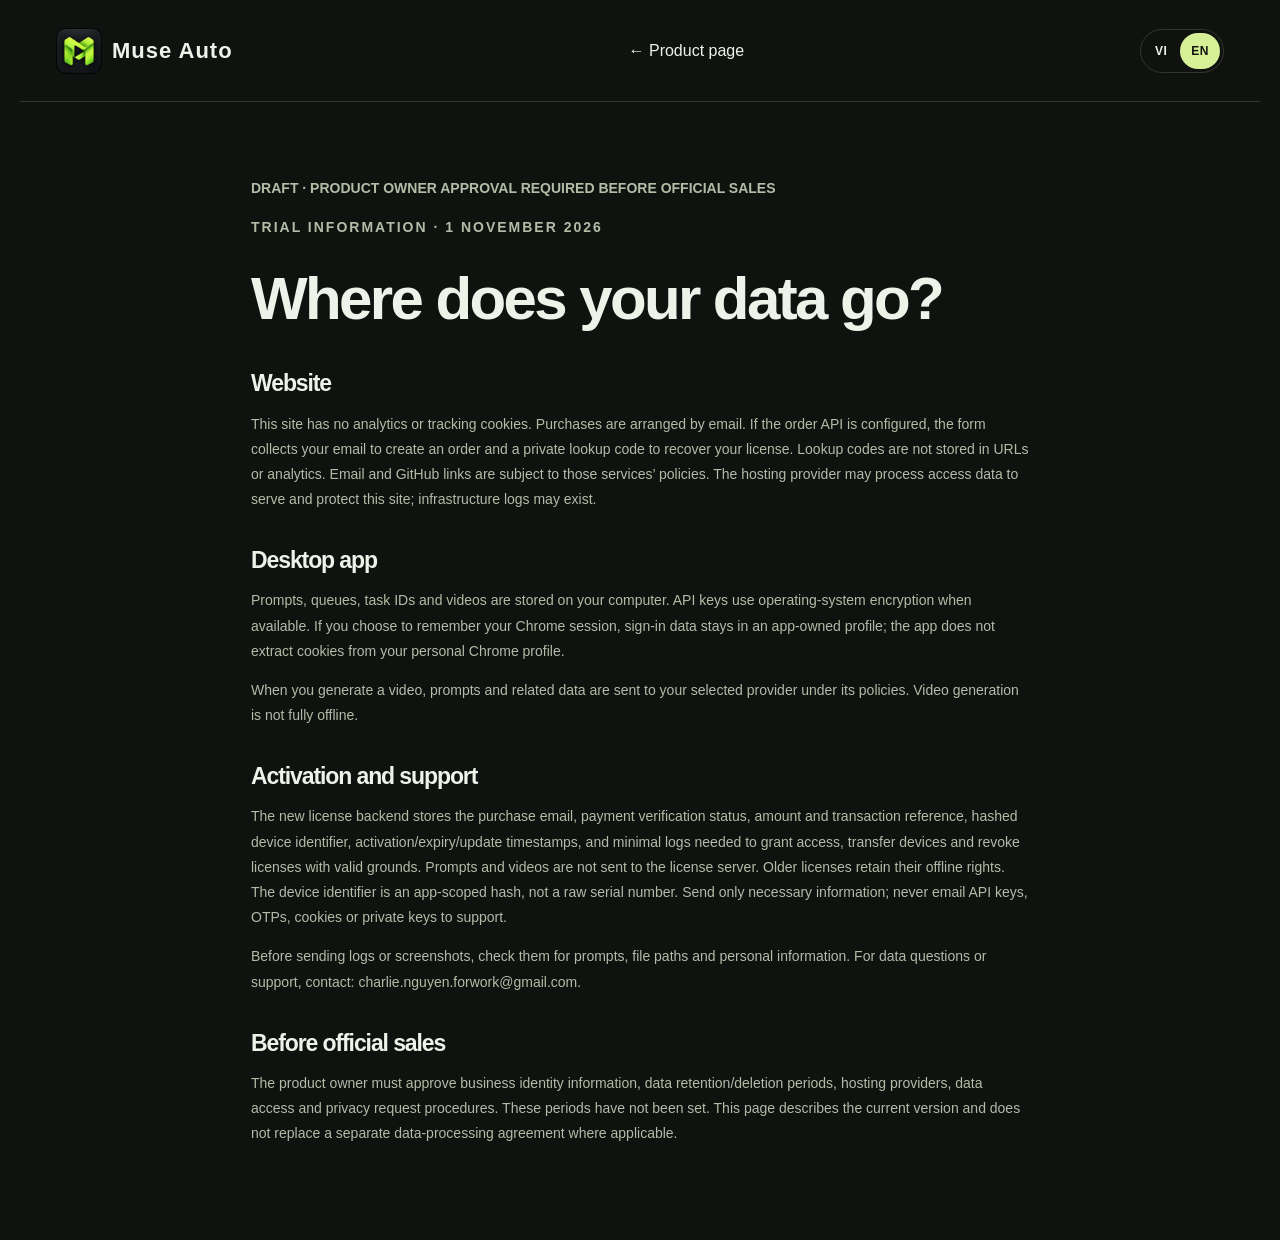
<file: website/privacy.html>
<!doctype html><html lang="vi"><head><meta charset="utf-8"><meta name="viewport" content="width=device-width,initial-scale=1"><title>Quyền riêng tư — Muse Auto</title><link rel="stylesheet" href="style.css"><link rel="icon" href="favicon.ico?v=1" sizes="any"><link rel="apple-touch-icon" href="muse-auto-logo.png"><script type="module" src="i18n.js"></script></head><body><header class="nav wrap"><a class="brand" href="index.html"><img class="brand-logo" src="muse-auto-logo.png" width="48" height="48" alt="">Muse Auto</a><a href="index.html">← Trang giới thiệu</a></header><main class="wrap policy"><p><strong>BẢN NHÁP · CHỜ CHỦ SẢN PHẨM DUYỆT TRƯỚC KHI MỞ BÁN CHÍNH THỨC</strong></p><p class="eyebrow">THÔNG TIN CHO BẢN THỬ NGHIỆM · 01/11/2026</p><h1>Dữ liệu của bạn đi đâu?</h1><h2>Website</h2><p>Trang không có analytics hoặc cookie theo dõi. Liên hệ mua qua email; khi API đơn hàng được cấu hình, form thu email để tạo đơn và mã tra cứu riêng để nhận lại license. Không lưu mã tra cứu trong URL hoặc analytics. Khi bạn mở link email hoặc GitHub, dịch vụ đó xử lý dữ liệu theo chính sách riêng. Nhà cung cấp hosting có thể xử lý dữ liệu truy cập để phục vụ và bảo vệ website; chúng tôi không cam kết website không có log hạ tầng.</p><h2>Ứng dụng desktop</h2><p>Prompt, queue, mã tác vụ và video được lưu trên máy. API key được bảo vệ bằng cơ chế mã hóa hệ điều hành khi khả dụng. Nếu chọn ghi nhớ phiên Chrome, dữ liệu đăng nhập được lưu trong profile riêng cho app; không lấy cookie từ Chrome cá nhân.</p><p>Khi tạo video, prompt và dữ liệu liên quan được gửi đến provider bạn chọn. Việc xử lý này chịu chính sách của provider và không phải tạo video hoàn toàn offline.</p><h2>Kích hoạt và hỗ trợ</h2><p>Backend license mới lưu email mua, trạng thái đối soát, số tiền/mã giao dịch, mã thiết bị đã băm, thời điểm kích hoạt/hết hạn/cập nhật và nhật ký tối thiểu để cấp quyền, chuyển máy, thu hồi có căn cứ. Không gửi prompt/video lên server license. License cũ tiếp tục dùng ngoại tuyến theo quyền đã cấp. Mã thiết bị là giá trị băm theo phạm vi app, không phải serial hiển thị trực tiếp. Hãy chỉ gửi dữ liệu cần thiết; không gửi API key, OTP, cookie hoặc private key trong email hỗ trợ.</p><p>Nếu gửi log/chụp màn hình, hãy kiểm tra prompt, đường dẫn và dữ liệu cá nhân trước. Liên hệ về dữ liệu hoặc yêu cầu hỗ trợ: <a href="mailto:charlie.nguyen.forwork@gmail.com">charlie.nguyen.forwork@gmail.com</a>.</p><h2>Trước khi mở bán chính thức</h2><p>Chủ sản phẩm cần duyệt thông tin chủ thể kinh doanh, thời hạn lưu trữ/xóa dữ liệu, đơn vị hosting, quyền truy cập dữ liệu và quy trình xử lý yêu cầu riêng tư. Chưa tự ấn định các thời hạn này. Trang này mô tả bản hiện tại, không thay thế thỏa thuận xử lý dữ liệu riêng nếu có.</p></main></body></html>
</file>
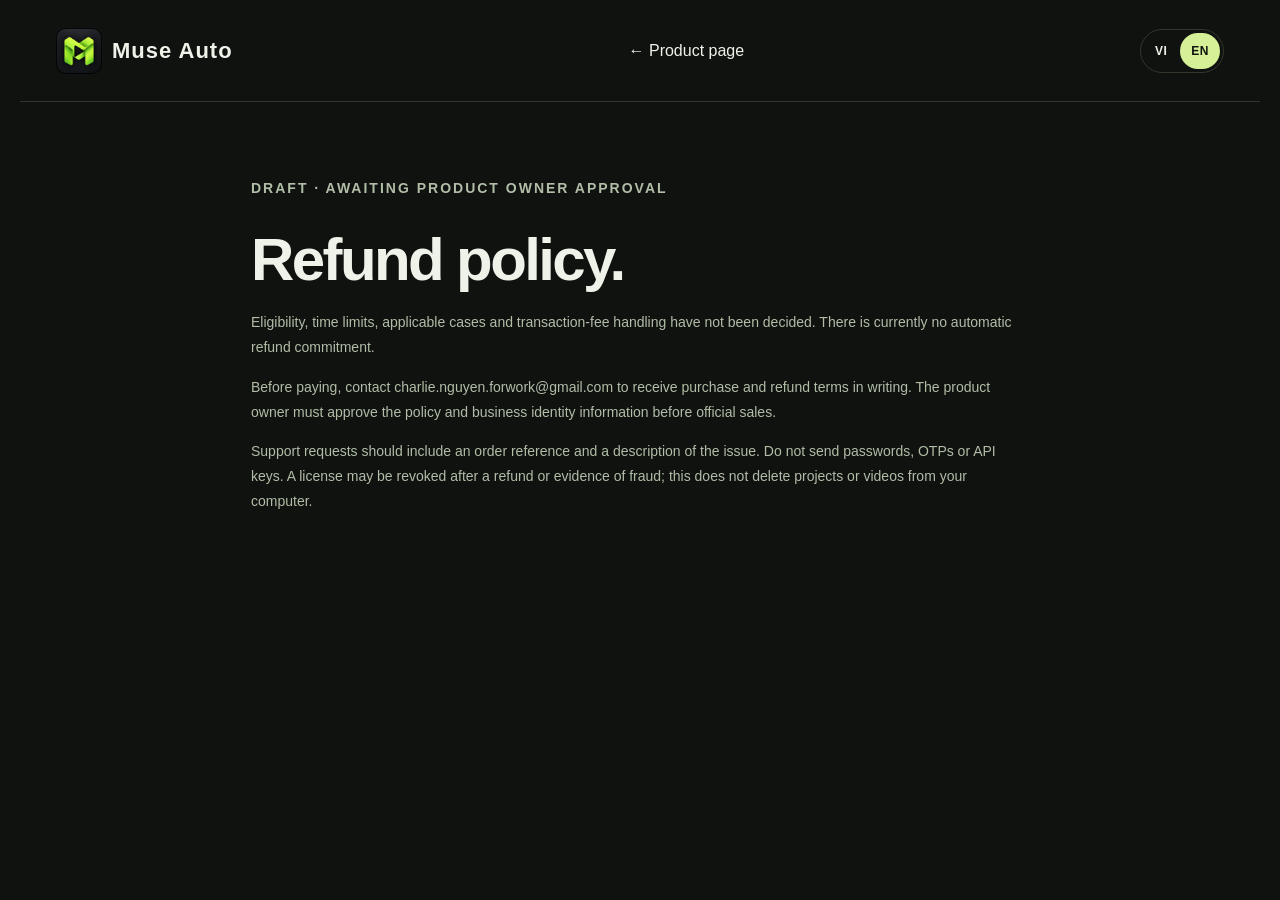
<file: website/refund.html>
<!doctype html><html lang="vi"><head><meta charset="utf-8"><meta name="viewport" content="width=device-width,initial-scale=1"><title>Hoàn tiền — Muse Auto</title><link rel="stylesheet" href="style.css"><link rel="icon" href="favicon.ico?v=1" sizes="any"><link rel="apple-touch-icon" href="muse-auto-logo.png"><script type="module" src="i18n.js"></script></head><body><header class="nav wrap"><a class="brand" href="index.html"><img class="brand-logo" src="muse-auto-logo.png" width="48" height="48" alt="">Muse Auto</a><a href="index.html">← Trang giới thiệu</a></header><main class="wrap policy"><p class="eyebrow">BẢN NHÁP · CHỜ CHỦ SẢN PHẨM DUYỆT</p><h1>Chính sách hoàn tiền.</h1><p>Chưa quyết định điều kiện, thời hạn, trường hợp áp dụng và cách xử lý phí giao dịch. Không có cam kết hoàn tiền tự động tại thời điểm này.</p><p>Trước khi thanh toán, liên hệ <a href="mailto:charlie.nguyen.forwork@gmail.com">charlie.nguyen.forwork@gmail.com</a> để nhận điều kiện mua và hoàn tiền bằng văn bản. Chủ sản phẩm cần duyệt chính sách và thông tin chủ thể kinh doanh trước khi mở bán chính thức.</p><p>Yêu cầu hỗ trợ nên gồm mã đơn và mô tả vấn đề. Không gửi mật khẩu, OTP hoặc API key. License có thể bị thu hồi khi đã hoàn tiền hoặc có căn cứ gian lận; việc này không xóa dự án hoặc video trên máy.</p></main></body></html>
</file>
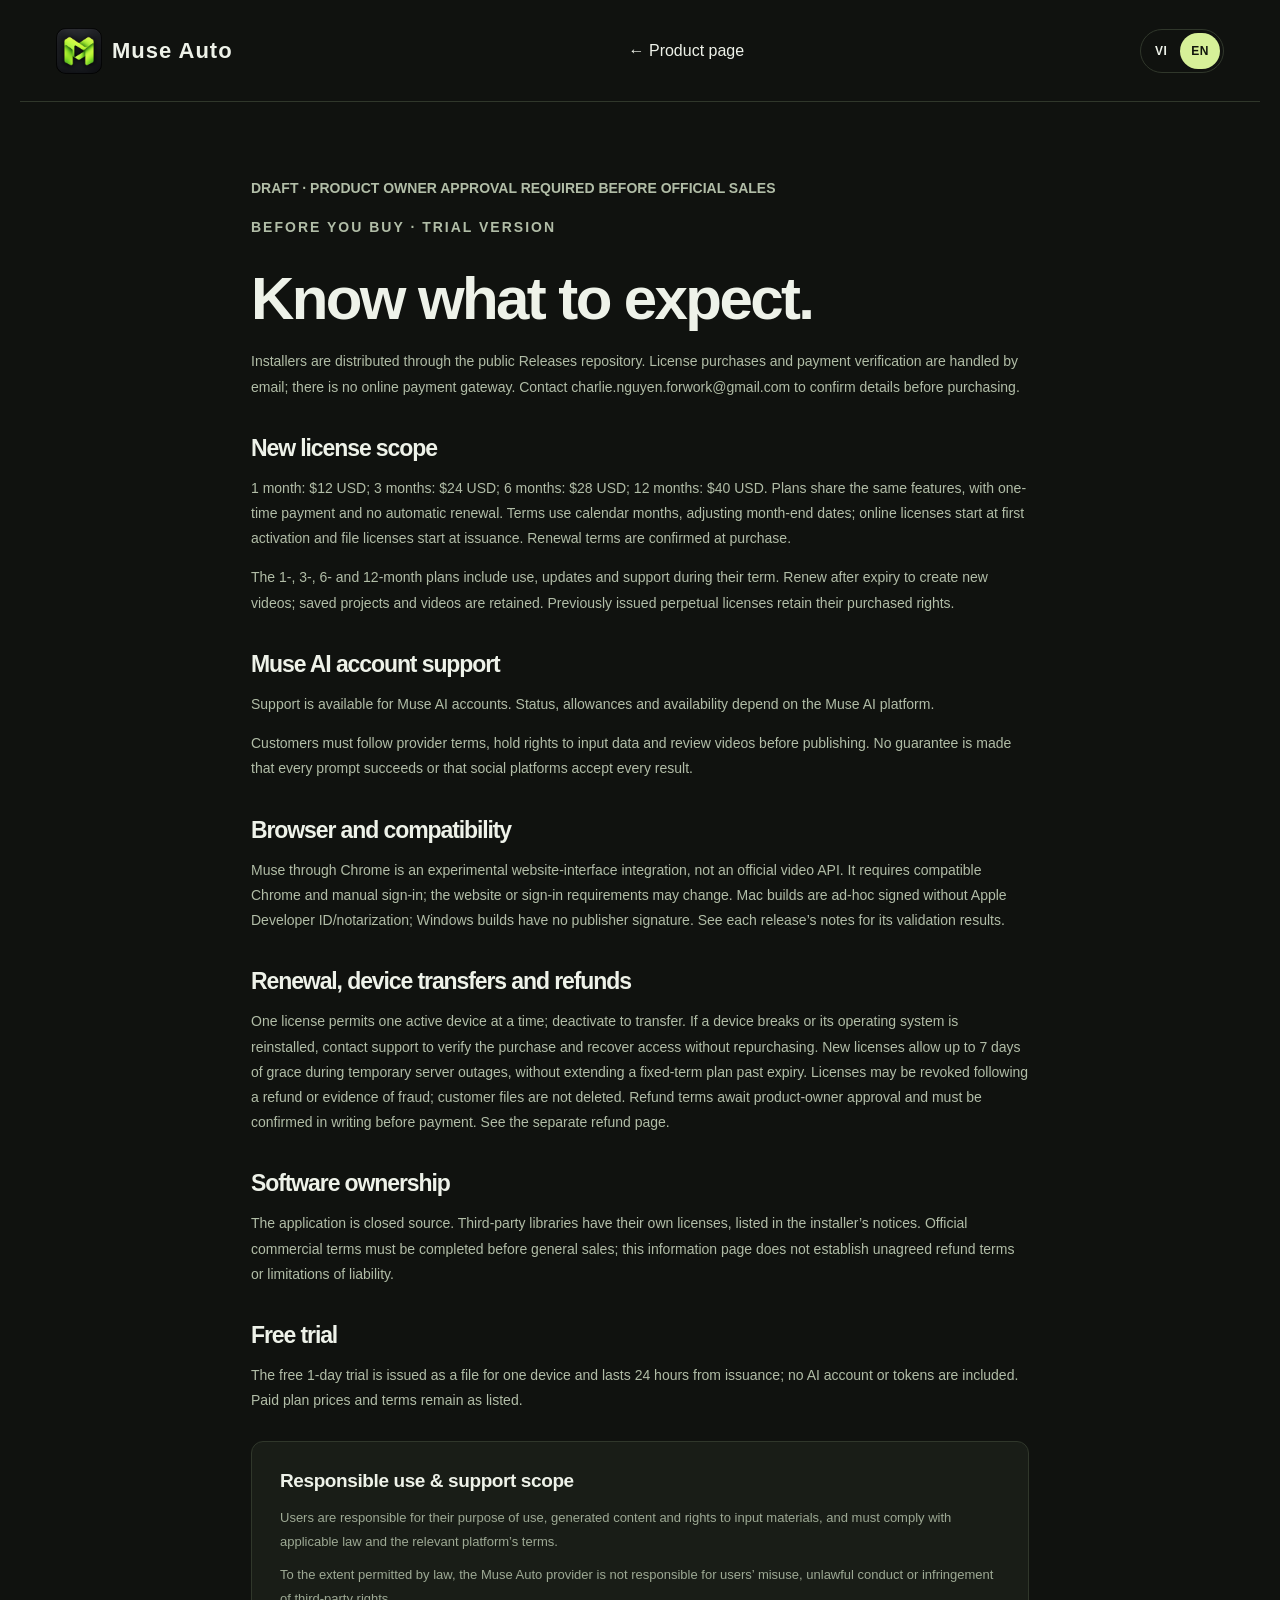
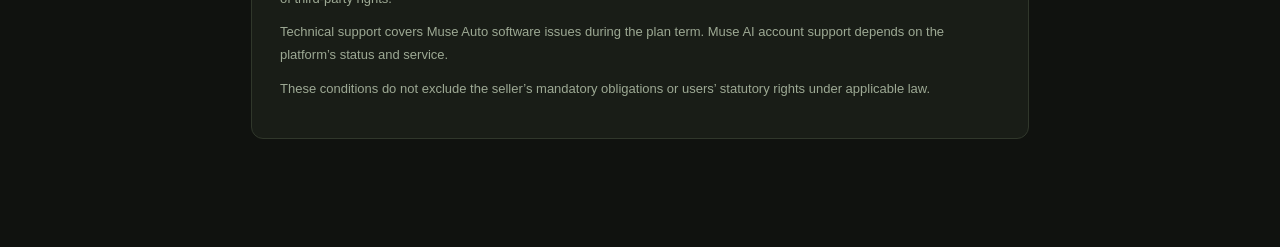
<file: website/terms.html>
<!doctype html><html lang="vi"><head><meta charset="utf-8"><meta name="viewport" content="width=device-width,initial-scale=1"><title>Điều kiện sử dụng — Muse Auto</title><link rel="stylesheet" href="style.css"><link rel="icon" href="favicon.ico?v=1" sizes="any"><link rel="apple-touch-icon" href="muse-auto-logo.png"><script type="module" src="i18n.js"></script></head><body><header class="nav wrap"><a class="brand" href="index.html"><img class="brand-logo" src="muse-auto-logo.png" width="48" height="48" alt="">Muse Auto</a><a href="index.html">← Trang giới thiệu</a></header><main class="wrap policy"><p><strong>BẢN NHÁP · CHỜ CHỦ SẢN PHẨM DUYỆT TRƯỚC KHI MỞ BÁN CHÍNH THỨC</strong></p><p class="eyebrow">THÔNG TIN TRƯỚC KHI MUA · BẢN THỬ NGHIỆM</p><h1>Hiểu rõ trước khi bắt đầu.</h1><p>Bộ cài được phân phối tại kho Releases công khai. Mua license và đối soát thanh toán qua email; chưa có cổng thanh toán trực tuyến. Liên hệ <a href="mailto:charlie.nguyen.forwork@gmail.com">charlie.nguyen.forwork@gmail.com</a> để xác nhận thông tin trước khi mua.</p><h2>Phạm vi license mới</h2><p>1 tháng 399.000đ; 3 tháng 699.000đ; 6 tháng 819.000đ; 12 tháng 1.199.000đ. Cùng tính năng, thanh toán một lần, không tự gia hạn. Thời hạn dùng tháng theo lịch và xử lý ngày cuối tháng; license online tính từ lần kích hoạt đầu tiên, license cấp bằng file tính từ lúc cấp. Gia hạn theo điều kiện xác nhận khi mua.</p><p>Các gói 1, 3, 6 hoặc 12 tháng có quyền sử dụng, cập nhật và hỗ trợ trong thời hạn gói. Hết hạn cần gia hạn để tạo video mới; không xóa dự án hoặc video đã lưu. License vĩnh viễn đã cấp trước đây giữ nguyên quyền đã mua.</p><h2>Hỗ trợ tài khoản Muse AI</h2><p>Có hỗ trợ liên quan đến tài khoản Muse AI. Trạng thái, hạn mức và khả năng sử dụng phụ thuộc nền tảng Muse AI.</p><p>Khách cần tuân thủ điều kiện của provider, có quyền sử dụng dữ liệu đầu vào và kiểm tra video trước khi đăng. Không bảo đảm một prompt luôn tạo thành công hoặc nội dung luôn được nền tảng mạng xã hội chấp nhận.</p><h2>Trình duyệt và khả năng tương thích</h2><p>Muse qua Chrome là tích hợp thử nghiệm theo giao diện website, không phải API video chính thức. Cần Chrome tương thích, đăng nhập thủ công; website hoặc quy định đăng nhập có thể thay đổi. Bản Mac dùng chữ ký ad-hoc, chưa có Apple Developer ID/notarization; Windows chưa ký publisher. Xem kết quả kiểm tra từng bản tại ghi chú phát hành.</p><h2>Gia hạn, đổi máy và hoàn tiền</h2><p>Một license cho một máy hoạt động tại một thời điểm; hủy kích hoạt để chuyển máy. Máy hỏng hoặc cài lại hệ điều hành: xác minh đơn mua qua hỗ trợ để phục hồi, không yêu cầu mua lại. License mới có grace tối đa 7 ngày khi server tạm lỗi, không vượt hạn gói tháng. Có thu hồi khi hoàn tiền hoặc có căn cứ gian lận; không xóa file của khách. Điều kiện hoàn tiền đang chờ chủ sản phẩm duyệt, cần xác nhận bằng văn bản trước khi trả tiền. Xem chính sách hoàn tiền riêng.</p><h2>Sở hữu phần mềm</h2><p>Mã ứng dụng là mã đóng. Các thư viện bên thứ ba có giấy phép riêng, được nêu trong thông báo đi kèm bộ cài. Điều khoản thương mại chính thức cần được hoàn thiện trước khi mở bán; trang thông tin này không tự xác lập một chính sách hoàn tiền hoặc giới hạn trách nhiệm chưa được thỏa thuận.</p><h2>Trial miễn phí</h2><p>Trial miễn phí 1 ngày được cấp bằng file cho một thiết bị, tính 24 giờ từ lúc cấp; không kèm tài khoản hoặc token AI. Các gói trả phí giữ giá và thời hạn như bảng giá.</p><section class="support-scope"><h3>Sử dụng có trách nhiệm &amp; phạm vi hỗ trợ</h3><p>Người dùng chịu trách nhiệm về mục đích sử dụng, nội dung tạo ra và quyền sử dụng dữ liệu đầu vào; phải tuân thủ pháp luật và điều khoản của nền tảng liên quan.</p><p>Bên cung cấp Muse Auto không chịu trách nhiệm cho hành vi sử dụng tool sai mục đích, vi phạm pháp luật hoặc quyền của bên thứ ba do người dùng thực hiện, trong phạm vi pháp luật cho phép.</p><p>Hỗ trợ kỹ thuật áp dụng cho lỗi và vấn đề của phần mềm Muse Auto trong thời hạn hỗ trợ của gói. Hỗ trợ tài khoản Muse AI phụ thuộc trạng thái và dịch vụ của Muse AI.</p><p>Các điều kiện này không loại trừ trách nhiệm bắt buộc của bên bán hoặc quyền hợp pháp của người dùng theo pháp luật áp dụng.</p></section></main></body></html>
</file>
<file: website/style.css>
:root{--bg:#10120f;--panel:#191d17;--line:#30372b;--text:#eef2e9;--muted:#9da994;--lime:#c3ef83;--dark:#16210b;font-family:Inter,-apple-system,BlinkMacSystemFont,'Segoe UI',sans-serif;background:var(--bg);color:var(--text);font-synthesis:none;scroll-behavior:smooth}*{box-sizing:border-box}body{margin:0}a{color:inherit;text-decoration:none}button,a,summary{touch-action:manipulation}button{font:inherit}a:focus-visible,button:focus-visible,summary:focus-visible{outline:2px solid var(--lime);outline-offset:5px}p,h1,h2,h3{margin:0}p{line-height:1.75}.wrap{max-width:1240px;margin:auto;padding-left:36px;padding-right:36px}.nav{height:102px;display:flex;align-items:center;justify-content:space-between;border-bottom:1px solid var(--line);gap:20px}.brand{display:flex;align-items:center;gap:10px;font-size:22px;font-weight:750;letter-spacing:1px}.brand small{font-size:8px;letter-spacing:1.5px;color:var(--muted);max-width:65px;line-height:1.5}.mark{background:var(--lime);color:var(--dark);border-radius:9px;padding:5px 10px;font-size:26px}.nav nav{display:flex;gap:30px;font-size:12px;color:#c0c9b8}.button{display:inline-flex;align-items:center;justify-content:center;gap:22px;border:1px solid #46513c;padding:14px 20px;border-radius:7px;font-size:13px;font-weight:600;transition:background .2s}.button:hover{background:#2b3323}.button.primary{background:var(--lime);color:var(--dark);border-color:var(--lime)}.button.primary:hover{background:#d5ffa1}.button.small{padding:10px 17px}.eyebrow{color:var(--muted);font-size:10px;letter-spacing:2px;line-height:1.8;font-weight:600}.status-dot{display:inline-block;width:6px;height:6px;border-radius:50%;background:var(--lime);margin-right:6px}.hero{display:grid;grid-template-columns:1fr 1fr;gap:46px;align-items:center;padding-top:90px;padding-bottom:90px}h1{font-size:clamp(38px,4.8vw,60px);line-height:1.11;letter-spacing:-2.6px;font-weight:650;margin-top:23px}h1 em{font-style:normal;color:var(--lime)}.intro{max-width:430px;font-size:16px;color:#b1bba9;margin-top:25px}.actions{display:flex;align-items:center;gap:22px;margin-top:31px}.text-link{font-size:12px;border-bottom:1px solid #59694c;padding-bottom:4px;color:#c5dcad}.fine{font-size:10px;color:var(--muted);margin-top:22px}.demo{background:#1b2018;border:1px solid #404c35;border-radius:12px;box-shadow:0 20px 70px #0005;transform:rotate(1deg);overflow:hidden}.window-top{display:flex;align-items:center;justify-content:space-between;font-size:8px;letter-spacing:1px;color:#a7b398;padding:13px 16px;border-bottom:1px solid var(--line)}.window-top>span:first-child{color:#637655;letter-spacing:2px}.demo-body{padding:21px}.demo-heading{display:flex;align-items:center;justify-content:space-between;gap:10px}.demo-heading .eyebrow{font-size:7px;letter-spacing:1px}.demo-heading h2{font-size:19px;letter-spacing:-.4px;margin-top:7px}.pill{white-space:nowrap;padding:5px 9px;border:1px solid #48573b;border-radius:20px;font-size:8px;color:#c0d8a3}.landscape{height:165px;position:relative;overflow:hidden;border-radius:6px;margin:19px 0 5px;background:linear-gradient(180deg,#859686 0%,#c3c6a0 50%,#889560 100%)}.sun{position:absolute;top:24px;left:59%;width:40px;height:40px;border-radius:50%;background:#f4e9ae;box-shadow:0 0 65px 30px #eadfa560}.hill{position:absolute;width:130%;height:150%;border-radius:50%;transform:rotate(-13deg);top:70%;left:-10%;background:repeating-linear-gradient(0deg,#627d42 0 12px,#82974c 13px 25px,#556b36 26px 30px)}.hill.back{top:61%;left:29%;transform:rotate(20deg);background:#6c8054}.scene-label{position:absolute;left:13px;right:13px;bottom:10px;font-size:7px;letter-spacing:1px;color:#fff;display:flex;justify-content:space-between;text-shadow:0 1px 6px #000}.demo-row{display:flex;align-items:center;gap:14px;padding:14px 0;border-bottom:1px solid #343d2c;font-size:10px}.demo-row>span{color:#82956c;font-size:9px}.demo-row small{display:block;color:#8c9c7d;margin-top:5px;font-size:8px}.demo-row b{margin-left:auto;color:#badb97;background:#32452555;padding:5px 8px;border-radius:4px;font-size:8px;font-weight:500}.demo-row b.waiting{color:#b4bca7;background:#3d423555}.demo-caption{font-size:8px;color:#99a78c;padding-top:12px}.principles{padding-top:22px;padding-bottom:22px;border-top:1px solid var(--line);border-bottom:1px solid var(--line);display:flex;align-items:center;justify-content:space-between;gap:20px}.principles>span{font-size:8px;letter-spacing:1.2px;color:var(--muted)}.principles p{font-size:15px;color:#d0dac6}.section{padding-top:88px;padding-bottom:88px;scroll-margin-top:20px}.section-top{display:grid;grid-template-columns:1fr 2fr;gap:24px;align-items:start;margin-bottom:42px}h2{font-size:clamp(28px,3.4vw,40px);line-height:1.18;font-weight:550;letter-spacing:-1.1px}.steps{display:grid;grid-template-columns:repeat(3,1fr);gap:36px}.steps article{border-top:1px solid var(--line);padding-top:20px}.step-number{font-size:11px;color:var(--lime)}h3{font-size:19px;font-weight:550;letter-spacing:-.4px}.steps h3{margin:24px 0 12px}.steps p,.detail-row p{font-size:13px;color:#a7b39d}code{color:#c4d5b1;font-size:11px}.detail-row{display:grid;grid-template-columns:1fr 1fr;gap:60px;border-top:1px solid var(--line);margin-top:50px;padding-top:30px}.detail-row h3{margin:12px 0}.plans-section{background:#1a2016;border-top:1px solid #35402a;border-bottom:1px solid #35402a}.plan-grid{display:grid;grid-template-columns:repeat(4,1fr);gap:12px}.plan-grid article{border:1px solid #46513a;border-radius:8px;padding:23px 18px;display:flex;flex-direction:column;align-items:flex-start}.plan-grid article>p{font-size:9px;color:#a8b69a;letter-spacing:1px}.plan-grid h3{font-size:29px;margin:15px 0 8px}.plan-grid article>span{font-size:11px;color:#a8b69a;margin-bottom:25px}.plan-grid a{margin-top:auto;width:100%;font-size:11px;padding:11px}.plan-grid .annual{background:#c3ef8310;border-color:#8ca86c}.plan-note{font-size:11px;color:#a3b092;max-width:850px;margin-top:22px}.activation{margin-top:35px;display:flex;flex-wrap:wrap;gap:20px;align-items:center}.activation span{font-size:9px;letter-spacing:1px;color:#8e9d80}.activation b{font-size:12px;font-weight:500}.download-intro{margin-top:-15px;margin-bottom:30px;max-width:720px;color:#a7b39d;font-size:14px}.download-grid{display:grid;grid-template-columns:1fr 1fr;gap:22px}.download-grid article{padding:29px;border:1px solid #3c4733;background:#181d15;border-radius:8px}.os-symbol{font-size:30px;color:#c9dda9}.download-grid h3{font-size:27px;margin-top:20px}.download-grid article>p{font-size:12px;color:#a7b39d;margin-top:8px}.badge{display:inline-block;color:#d8c98a;background:#60572a33;border:1px solid #62573577;border-radius:5px;padding:6px 9px;margin-top:16px;font-size:10px}.download-grid article>p.requirements{font-size:12px;min-height:70px;margin-top:20px}.download-actions{display:flex;gap:8px;flex-wrap:wrap;margin:24px 0 17px}.download-actions button{border:1px solid #46513a;color:#a3af97;background:#262e20;padding:10px 12px;border-radius:5px;font-size:11px;cursor:not-allowed}.download-note{color:#89977d;font-size:11px;margin-top:22px}.faq{border-top:1px solid var(--line)}details{max-width:790px;margin-left:auto;border-bottom:1px solid var(--line);padding:22px 0}summary{font-size:15px;cursor:pointer}details p{font-size:13px;color:#a9b59f;padding-top:17px}.closing{border-top:1px solid var(--line);padding-top:65px;padding-bottom:70px;text-align:center}.closing h2{margin:20px 0 28px}footer{display:flex;align-items:center;gap:30px;justify-content:space-between;padding-top:25px!important;padding-bottom:30px!important;border-top:1px solid var(--line)}footer .brand{font-size:17px}footer p,footer a{font-size:10px;color:#9ca88f}footer div{display:flex;gap:18px}.policy{max-width:850px;padding-top:60px;padding-bottom:80px}.policy h1{font-size:38px;line-height:1.2}.policy h2{font-size:23px;margin:35px 0 13px}.policy p,.policy li{font-size:14px;color:#b1bda7;line-height:1.8}.policy p{margin:14px 0}.policy ul{padding-left:20px}@media(max-width:900px){.hero{grid-template-columns:1fr;gap:40px;padding-top:55px}.hero-copy{max-width:650px}.demo{max-width:620px;transform:none}.principles>span:last-child{display:none}.section-top{grid-template-columns:1fr;gap:15px}.plan-grid{grid-template-columns:1fr 1fr}.nav nav{gap:15px;font-size:11px}.brand small{display:none}}@media(max-width:600px){.wrap{padding-left:22px;padding-right:22px}.nav{height:78px}.nav nav{display:none}.hero{padding-top:45px;padding-bottom:45px}h1{letter-spacing:-1.6px;font-size:39px}.intro{font-size:15px}.actions{gap:18px;align-items:flex-start;flex-direction:column}.demo-body{padding:15px}.principles{align-items:flex-start;flex-direction:column;gap:9px}.steps,.detail-row,.download-grid{grid-template-columns:1fr}.steps{gap:25px}.steps h3{margin-top:15px}.section{padding-top:55px;padding-bottom:55px}.detail-row{gap:28px}.plan-grid{gap:9px}.plan-grid article{padding:18px 13px}.plan-grid h3{font-size:25px}.plan-grid article>span{min-height:35px}.plan-grid a{font-size:10px;padding:10px 4px}.activation{gap:12px}.activation>span:first-child{width:100%}.download-grid article>p.requirements{min-height:0}.closing h2{font-size:30px}footer{align-items:flex-start;flex-direction:column;gap:16px}.policy h1{font-size:33px}}@media(prefers-reduced-motion:reduce){:root{scroll-behavior:auto}.button{transition:none}}

/* Commercial flows */
.product-shot{margin:0;align-self:center;min-width:0}.product-shot img{width:100%;height:auto;border:1px solid #394130;border-radius:16px;box-shadow:0 20px 60px #0006}.product-shot figcaption{font-size:12px;color:var(--muted,#a1a1a1);margin-top:12px}.price{font-size:clamp(24px,2.5vw,36px);margin:12px 0;display:block}.plan-grid .annual{outline:3px solid #b6e66f;box-shadow:0 0 40px #b6e622}.plan-grid .saving{border-color:#849a5f}.plan-grid .plan-contact{font-size:13px;margin-top:14px;text-decoration:underline}.policy input,.policy select{display:block;max-width:100%;width:100%;padding:12px;margin:8px 0 16px;background:#191c19;color:#f4f5ee;border:1px solid #626856;border-radius:6px;font:inherit}.policy pre{white-space:pre-wrap;overflow-wrap:anywhere;font:inherit}.policy label{display:block}.policy form{margin:28px 0}.policy select{width:auto}.policy h1{font-size:clamp(32px,6vw,60px)}.policy [hidden]{display:none!important}.section ol{line-height:1.8;padding-left:24px}.section li{margin-bottom:12px}@media(max-width:700px){.activation{flex-wrap:wrap}.actions{flex-wrap:wrap}.plan-grid .annual{outline-offset:-3px}.product-shot{margin-top:24px}}

/* Pricing: price and the actual product benefits in every plan. */
.plan-grid article{display:flex;flex-direction:column}.plan-grid .plan-description{font-size:13px;line-height:1.65;letter-spacing:0;text-transform:none;color:#b9c5ad;min-height:65px;margin:18px 0}.plan-features{padding:0;margin:0 0 20px;list-style:none;display:grid;gap:13px}.plan-features li{display:flex;align-items:flex-start;gap:9px;font-size:13px;line-height:1.65;color:#d1dac8}.plan-features li>span:first-child{color:#b9ee7c;font-weight:700;flex-shrink:0}.plan-grid .plan-renewal{font-size:12px;letter-spacing:0;text-transform:none;margin:auto 0 18px;color:#b9c5ad}.plan-grid article>.button{margin-top:0}.plan-grid .annual>.button{background:#c3ee83;color:#18210f;border-color:#c3ee83}.plan-grid article>.plan-contact{margin-top:12px}@media(max-width:600px){.plan-grid{grid-template-columns:1fr;gap:18px}.plan-grid article{padding:26px}.plan-grid .plan-description{min-height:0}.plan-features li{font-size:14px}.plan-grid a{font-size:13px;padding:12px}.plan-grid article>span{min-height:0}.plan-grid .price{font-size:36px}}

.plan-grid .plan-comparison{font-size:13px;line-height:1.65;letter-spacing:0;text-transform:none;min-height:66px;margin:0 0 24px;font-weight:600;color:#c4ee91}.plan-grid .plan-comparison.baseline{color:#aebba2;font-weight:400}@media(max-width:600px){.plan-grid .plan-comparison{min-height:0}}

/* Installation and FAQ */
.install-steps{display:grid;grid-template-columns:repeat(4,minmax(0,1fr));gap:24px;list-style:none!important;padding:0!important;margin:0}.install-steps li{border-top:1px solid var(--line);padding-top:22px;margin:0;min-width:0}.install-number{display:block;color:var(--lime);font-size:12px;margin-bottom:22px}.install-steps h3{font-size:19px;line-height:1.35;margin-bottom:12px}.install-steps p{font-size:14px;color:var(--muted);line-height:1.8}.faq{display:grid;grid-template-columns:minmax(0,1fr) minmax(0,1.6fr);gap:64px;align-items:start}.faq>.section-top{display:block;margin:0}.faq h2{margin-top:18px;font-size:clamp(28px,3vw,38px)}.faq-list{min-width:0;border-top:1px solid var(--line)}.faq-list details{max-width:none;margin:0;padding:22px 0}.faq-list summary{display:flex;justify-content:space-between;align-items:center;gap:20px;list-style:none;font-size:15px;line-height:1.6;font-weight:500}.faq-list summary::-webkit-details-marker{display:none}.faq-list summary::after{content:'+';color:var(--lime);font-size:22px;font-weight:400;flex-shrink:0}.faq-list details[open] summary::after{content:'−'}.faq-list details p{font-size:14px;line-height:1.85;padding-top:14px;padding-right:36px}.faq-list details[open] summary{color:var(--lime)}@media(max-width:900px){.install-steps{grid-template-columns:repeat(2,minmax(0,1fr))}.faq{grid-template-columns:1fr;gap:32px}.faq h2 br{display:none}}@media(max-width:600px){.install-steps{grid-template-columns:1fr;gap:28px}.install-number{margin-bottom:12px}.faq-list summary{font-size:15px}.faq-list details p{padding-right:0}.faq-list details{padding:20px 0}}

/* FAQ shares the section label’s left edge on every screen. */
.faq{display:block}.faq>.section-top{display:block;margin:0 0 32px}.faq-list{width:100%;max-width:none;margin:0}.faq-list details{margin:0;max-width:none}

/* Shared Muse Auto app identity. */
.brand-logo{display:block;width:46px;height:46px;object-fit:contain;flex-shrink:0;border-radius:10px}.brand .mark{display:none}footer .brand-logo{width:30px;height:30px;border-radius:7px}@media(max-width:600px){.brand-logo{width:38px;height:38px}.nav .brand{font-size:19px;letter-spacing:.4px}}

.plan-grid .promotion-note,.policy .promotion-note{font-size:12px;line-height:1.7;letter-spacing:0;text-transform:none;color:#c3ef83;margin:8px 0 16px}.promotion-note:empty{display:none}.plan-grid .annual .plan-label{line-height:1.7}

.video-demo{min-width:0;scroll-margin-top:24px}.video-demo iframe{display:block;width:100%;height:auto;aspect-ratio:16/9;border:0;border-radius:8px;background:#000}.video-demo figcaption{line-height:1.7}.video-demo figcaption a{font-size:inherit}

.studio-release{border-top:1px solid var(--line)}.studio-release-intro{max-width:760px;color:var(--muted);font-size:15px;margin-bottom:28px}.studio-release-shot{margin:0 0 36px;border:1px solid var(--line);border-radius:12px;overflow:hidden;background:#151718}.studio-release-shot img{display:block;width:100%;height:auto}.studio-release-shot figcaption{padding:14px 18px;color:var(--muted);font-size:11px;line-height:1.7}.studio-release-limit{color:var(--muted);font-size:12px;line-height:1.8;margin:28px 0 18px;max-width:850px}

.language-switch{display:inline-flex;flex:none;gap:2px;padding:3px;border:1px solid var(--line,#424b38);border-radius:999px}.language-switch button{font:inherit;font-size:12px;font-weight:700;letter-spacing:.04em;cursor:pointer;border:0;border-radius:999px;padding:8px 11px;background:transparent;color:inherit;min-height:36px}.language-switch button[aria-pressed="true"]{background:#d6f098;color:#10150c}.language-switch button:focus-visible{outline:2px solid #d6f098;outline-offset:3px}html[lang="en"] .hero h1{font-size:clamp(44px,5.5vw,82px)}@media(max-width:640px){.nav{height:auto;min-height:78px;padding-top:16px;padding-bottom:16px;flex-wrap:wrap;gap:14px}.nav .language-switch{margin-left:auto}html[lang="en"] .hero h1{font-size:44px}}

.offer-grid{display:grid;grid-template-columns:1fr 1.35fr;gap:20px;margin:28px 0}.trial-card,.account-offer,.support-scope{border:1px solid var(--line);border-radius:12px;padding:28px;background:var(--panel)}.trial-card{border-color:#89ab5c}.offer-grid h3{font-size:23px;line-height:1.35;margin:10px 0 16px}.offer-grid p,.support-scope p{font-size:13px;color:var(--muted);margin:10px 0}.free-price{display:block;font-size:32px;color:var(--lime)}.trial-card .button{margin-top:16px}.support-scope{margin:28px 0}.support-scope h3{font-size:19px;margin-bottom:14px}@media(max-width:700px){.offer-grid{grid-template-columns:1fr}.trial-card,.account-offer,.support-scope{padding:22px}.offer-grid h3{font-size:21px}}

/* Product capability table */
.feature-intro{max-width:760px;color:var(--muted);font-size:18px}.feature-highlights{display:flex;flex-wrap:wrap;gap:12px;list-style:none;padding:0;margin:28px 0}.feature-highlights li{border:1px solid var(--line);border-radius:100px;padding:9px 16px;color:var(--lime);font-size:13px}.feature-table{width:100%;border-collapse:collapse;text-align:left;table-layout:fixed;margin:30px 0 22px}.feature-table th,.feature-table td{padding:22px 20px;border-bottom:1px solid var(--line);vertical-align:top;font-size:14px;line-height:1.7;overflow-wrap:anywhere}.feature-table thead{background:var(--panel);color:var(--lime)}.feature-table th:first-child{width:23%}.feature-table th:nth-child(2){width:49%}.feature-table th:nth-child(3){width:28%}.feature-table tbody th{font-size:16px}.feature-table td{color:#c0c9b8}.feature-table td:last-child{color:var(--muted);font-size:13px}.feature-limit{color:var(--muted);font-size:13px;max-width:950px;margin-bottom:26px}@media(max-width:640px){.feature-table,.feature-table tbody,.feature-table tr,.feature-table th,.feature-table td{display:block;width:100%!important}.feature-table thead{display:none}.feature-table tr{border:1px solid var(--line);border-radius:12px;margin-bottom:12px;padding:18px;background:var(--panel)}.feature-table th,.feature-table td{padding:0;border:0}.feature-table tbody th{margin-bottom:10px;color:var(--lime)}.feature-table td:last-child{margin-top:12px}.feature-intro{font-size:16px}.feature-highlights{gap:8px}.feature-highlights li{font-size:12px;padding:8px 12px}}

.account-gifts{padding-left:20px;color:var(--lime);font-size:15px;line-height:1.9;margin:18px 0}

.lucky-offer{display:flex;align-items:center;gap:28px;padding:28px;margin:28px 0 36px;border:1px solid #9a86ef55;border-radius:24px;background:radial-gradient(ellipse at 10% 50%,#7956bd24,transparent 65%);text-align:left}.lucky-offer h3{margin:0 0 8px}.lucky-offer p{margin:0;line-height:1.6}.lucky-orb{position:relative;flex:0 0 112px;width:112px;height:112px;border-radius:50%;border:1px solid #d6c5ff;background:radial-gradient(circle at 32% 25%,#fff5ff 0%,#d3bbff 13%,#9970e4 38%,#553193 70%,#211a46 100%);box-shadow:inset -10px -12px 22px #22123e88,0 0 32px #a67cef77;color:white;cursor:pointer;animation:orb-float 3s ease-in-out infinite;font:700 25px inherit;transition:transform .3s,box-shadow .3s}.lucky-orb:hover{box-shadow:0 0 48px #b08dffa0}.lucky-orb:focus-visible{outline:3px solid #9e7df0;outline-offset:8px}.orb-core{font-size:40px;text-shadow:0 0 16px white}.orb-value{position:absolute;inset:0;display:grid;place-items:center;font-size:29px;font-weight:800;text-shadow:0 2px 6px #291947}.revealed .orb-core{opacity:.15}.revealed .lucky-orb{animation:orb-reveal .65s ease-out;cursor:default;opacity:1}#original-price{text-decoration:line-through;opacity:.65;margin-bottom:0}@keyframes orb-float{50%{transform:translateY(-7px);box-shadow:inset -10px -12px 22px #22123e88,0 0 44px #a67cef99}}@keyframes orb-reveal{50%{transform:scale(1.14);box-shadow:0 0 65px #c4a6ff}}@media(max-width:600px){.lucky-offer{gap:18px;padding:22px 16px}.lucky-orb{flex-basis:88px;width:88px;height:88px}.orb-value{font-size:24px}.lucky-offer h3{font-size:18px}}@media(prefers-reduced-motion:reduce){.lucky-orb,.revealed .lucky-orb{animation:none;transition:none}}
/* The reward card only materializes after the orb has burst. */
.lucky-offer:not(.revealed){justify-content:center;padding:36px 0 48px;min-height:340px;border:0;background:none;gap:0;isolation:isolate}.lucky-offer:not(.revealed) .orb-details{display:none}.orb-stage{position:relative;display:grid;place-items:center;flex-shrink:0}.lucky-offer:not(.revealed) .orb-stage{width:280px;height:280px}.lucky-offer:not(.revealed) .lucky-orb{width:220px;height:220px;flex-basis:220px;border-color:#eadfff;box-shadow:inset -18px -22px 36px #25103d99,inset 5px 8px 28px #fff6,0 0 55px #a67cef70,0 0 110px #9870df30;animation:orb-breathe 3s ease-in-out infinite;z-index:2}.lucky-offer:not(.revealed) .orb-core{font-size:74px;display:block;animation:orb-star 12s linear infinite}.lucky-orb:disabled{color:#fff}.orb-ring{position:absolute;inset:3%;border:1px solid #bca0ff70;border-radius:50%;pointer-events:none;box-shadow:0 0 14px #a67cef30}.ring-one{transform:rotate(-28deg) scaleY(.42);animation:orbit-one 7s linear infinite}.ring-two{inset:-2%;transform:rotate(52deg) scaleY(.5);animation:orbit-two 9s linear infinite}.orb-ring::after{content:'';position:absolute;top:50%;left:-4px;width:7px;height:7px;background:#f1e3ff;border-radius:50%;box-shadow:0 0 16px 5px #b58bff}.orb-shockwave{position:absolute;inset:10%;border-radius:50%;border:3px solid #ede0ff;opacity:0;pointer-events:none}.orb-particles{position:absolute;inset:50%;pointer-events:none;z-index:3}.orb-particles i{position:absolute;width:7px;height:7px;background:#dbc1ff;box-shadow:0 0 12px #bc8aff;opacity:0;border-radius:2px}.spinning .lucky-orb{animation:orb-charge 1.25s cubic-bezier(.6,0,.3,1) forwards!important}.spinning .orb-core{animation:orb-star .35s linear infinite!important}.spinning .orb-ring{animation-duration:.6s}.bursting .lucky-orb{animation:orb-pop .65s ease-out forwards!important}.bursting .orb-ring{opacity:0}.bursting .orb-shockwave{animation:orb-wave .65s ease-out forwards}.bursting .orb-particles i{animation:orb-spark .65s ease-out forwards}.revealed .orb-ring,.revealed .orb-shockwave,.revealed .orb-particles{display:none}.revealed .orb-details{animation:reward-in .55s ease-out}.lucky-offer.revealed{animation:reward-in .55s ease-out}.revealed .orb-stage{width:112px;height:112px} @keyframes orb-breathe{50%{filter:brightness(1.18);box-shadow:inset -18px -22px 36px #25103d99,inset 5px 8px 28px #fff6,0 0 75px #b88aff99,0 0 130px #9870df40}}@keyframes orb-star{to{transform:rotate(360deg)}}@keyframes orbit-one{to{transform:rotate(332deg) scaleY(.42)}}@keyframes orbit-two{to{transform:rotate(-308deg) scaleY(.5)}}@keyframes orb-charge{0%{transform:scale(1) rotate(0)}55%{transform:scale(.88) rotate(250deg);filter:brightness(1.4)}85%{transform:scale(1.05) rotate(590deg);filter:brightness(2)}100%{transform:scale(.8) rotate(720deg);filter:brightness(2.5)}}@keyframes orb-pop{0%{transform:scale(.8);filter:brightness(3);opacity:1}45%{transform:scale(1.4);filter:brightness(3.5);opacity:.9}100%{transform:scale(1.7);opacity:0}}@keyframes orb-wave{0%{transform:scale(.5);opacity:1}100%{transform:scale(2);opacity:0}}@keyframes orb-spark{0%{transform:translate(0,0) scale(1.2);opacity:1}100%{transform:translate(var(--x),var(--y)) rotate(var(--turn)) scale(.3);opacity:0}}@keyframes reward-in{from{opacity:0;transform:translateY(12px)}to{opacity:1;transform:translateY(0)}}@media(max-width:600px){.lucky-offer:not(.revealed){min-height:290px;padding:24px 0 40px}.lucky-offer:not(.revealed) .orb-stage{width:240px;height:240px}.lucky-offer:not(.revealed) .lucky-orb{width:190px;height:190px;flex-basis:190px}.revealed .orb-stage{width:88px;height:88px}}@media(prefers-reduced-motion:reduce){.lucky-offer *,.lucky-offer.revealed{animation:none!important;transition:none!important}}
.pricing-reveal{display:none}.prices-revealed .pricing-reveal{display:block;animation:reward-in .65s ease-out}body:not(.prices-revealed) #price,body:not(.prices-revealed) #promotion,body:not(.prices-revealed) #original-price{display:none}.lucky-offer:not(.revealed){flex-direction:column;min-height:510px;padding:48px 0 40px;gap:36px}.lucky-offer:not(.revealed) .orb-stage{width:390px;height:390px}.lucky-offer:not(.revealed) .lucky-orb{width:320px;height:320px;flex-basis:320px}.lucky-offer:not(.revealed) .orb-core{font-size:96px}.orb-hint{font-size:13px;letter-spacing:.08em;color:#c8bcd9;text-align:center;font-weight:400;opacity:.8}.revealed .orb-hint{display:none}.spinning .orb-hint,.bursting .orb-hint{opacity:0;transition:opacity .25s}@media(max-width:600px){.lucky-offer:not(.revealed){min-height:390px;padding:32px 0;gap:24px}.lucky-offer:not(.revealed) .orb-stage{width:min(300px,85vw);height:min(300px,85vw)}.lucky-offer:not(.revealed) .lucky-orb{width:250px;height:250px;flex-basis:250px}.lucky-offer:not(.revealed) .orb-core{font-size:84px}.orb-hint{font-size:12px;letter-spacing:.04em}}
.macos-help{border-top:1px solid var(--line);scroll-margin-top:32px}.macos-help>p{max-width:900px;line-height:1.8;color:var(--muted)}.mac-help-link{display:block;font-size:13px;margin:12px 0 18px;line-height:1.6}.mac-help-grid{display:grid;grid-template-columns:1fr 1.35fr;gap:32px;margin:32px 0}.mac-help-grid article{padding:24px;border:1px solid var(--line);border-radius:18px;background:var(--panel)}.macos-help h3{font-size:20px;margin:0 0 12px}.mac-help-grid p,.macos-help details p{color:var(--muted);line-height:1.8;font-size:15px}.mac-help-grid figure{margin:24px 0 0}.mac-help-grid img{display:block;width:100%;height:auto;object-fit:contain;border-radius:12px;background:#ecebea}.mac-help-grid figcaption{color:var(--muted);font-size:12px;line-height:1.7;margin-top:12px}.mac-help-notice{border-left:2px solid var(--lime);padding:12px 18px;background:var(--panel)}.macos-help details{margin:24px 0;padding:20px;border:1px solid var(--line);border-radius:12px}.macos-help summary{cursor:pointer;color:var(--lime)}@media(max-width:700px){.mac-help-grid{grid-template-columns:1fr;gap:20px}.mac-help-grid article{padding:18px}.macos-help h2{font-size:32px;overflow-wrap:anywhere}}


.hero.hero-intro{grid-template-columns:1fr;min-height:0}.hero-intro .hero-copy{max-width:900px}.hero-intro h1{max-width:900px}.demo-video-grid{display:grid;grid-template-columns:repeat(2,minmax(0,1fr));gap:28px}.demo-video-grid .video-demo{align-self:start;margin:0}.demo-showcase .section-top{margin-bottom:32px}.demo-video-grid figcaption{font-size:14px}@media(max-width:700px){.demo-video-grid{grid-template-columns:1fr;gap:28px}}
/* User guide page (huong-dan.html). */
.guide-hero{padding:64px 0 44px;border-bottom:1px solid var(--line)}
.guide-hero h1{max-width:900px}
.guide-hero .intro{max-width:780px;color:#b8c3ae;font-size:16px;line-height:1.8;margin-top:22px}
.guide-chips{display:flex;flex-wrap:wrap;gap:10px;margin-top:28px}
.guide-chips a{border:1px solid var(--line);border-radius:999px;padding:9px 16px;font-size:13px;color:#cfd8c6;background:var(--panel)}
.guide-chips a:hover{border-color:#59694c;color:var(--lime)}
.guide-layout{display:grid;grid-template-columns:230px minmax(0,1fr);gap:56px;padding:48px 0 80px}
.guide-toc{position:sticky;top:24px;align-self:start;font-size:13px;line-height:1.6}
.guide-toc>p{color:var(--muted);font-size:10px;letter-spacing:2px;font-weight:600;margin-bottom:14px}
.guide-toc ol{list-style:none;margin:0;padding:0;border-left:1px solid var(--line)}
.guide-toc li a{display:block;padding:6px 0 6px 16px;color:#b5c0ab}
.guide-toc li a:hover{color:var(--lime)}
.guide-toc ol ol{border:0;margin:0 0 6px}
.guide-toc ol ol a{padding:3px 0 3px 28px;font-size:12px;color:var(--muted)}
.guide-content{min-width:0}
.guide-content>section{scroll-margin-top:24px;padding-bottom:64px;margin-bottom:64px;border-bottom:1px solid var(--line)}
.guide-content>section:last-child{border-bottom:0;margin-bottom:0}
.guide-content h2{margin:10px 0 16px}
.guide-lead{color:#b8c3ae;font-size:15px;line-height:1.8;max-width:780px}
.guide-step{display:grid;grid-template-columns:minmax(0,.85fr) minmax(0,1.15fr);gap:36px;align-items:start;margin-top:52px;scroll-margin-top:24px}
.guide-step:only-child,.guide-step>div:only-child{grid-column:1/-1}
.guide-step.wide{grid-template-columns:1fr;gap:24px}.guide-step.wide>div:first-child{max-width:820px}
.guide-step h3{display:flex;gap:12px;align-items:center;font-size:20px;line-height:1.35;margin-bottom:14px}
.guide-num{flex-shrink:0;width:30px;height:30px;border-radius:50%;display:inline-grid;place-items:center;background:var(--lime);color:var(--dark);font-size:13px;font-weight:700;letter-spacing:0}
.guide-step ol,.guide-step ul{margin:0;padding-left:20px;color:#c4cebb;font-size:14px;line-height:1.85}
.guide-step li{margin-bottom:6px}.guide-step li ul{margin-top:6px}
.guide-step p{color:#aeb9a4;font-size:14px;line-height:1.8;margin-top:12px}
.guide-step b{color:var(--text);font-weight:600}
.guide-content code{font-family:ui-monospace,SFMono-Regular,Menlo,monospace;font-size:12.5px;background:#20251d;border:1px solid var(--line);border-radius:5px;padding:1px 6px;color:#dfe8d4}
.guide-pre{white-space:pre-wrap;word-break:break-word;font-family:ui-monospace,SFMono-Regular,Menlo,monospace;font-size:12.5px;line-height:1.75;background:#141812;border:1px solid var(--line);border-radius:10px;padding:14px 16px;color:#d8e2cd;margin:14px 0 0}
.guide-tip{border-left:2px solid var(--lime);background:var(--panel);padding:12px 16px!important;border-radius:0 10px 10px 0;margin-top:16px!important;color:#c9d3bf!important;font-size:13.5px!important;line-height:1.75!important}
.guide-warn{border-left-color:#e8b85a}
.guide-shot{margin:0;min-width:0}
.guide-shot img{display:block;width:100%;height:auto;border:1px solid #394130;border-radius:12px;box-shadow:0 18px 50px #0007;background:#16181b}
.guide-shot.narrow img{max-width:520px}
.guide-shot .guide-second{margin-top:22px}
.guide-shot figcaption{font-size:12px;color:var(--muted);margin-top:10px;line-height:1.6}
.guide-cards{display:grid;grid-template-columns:repeat(3,minmax(0,1fr));gap:18px;margin-top:28px}
.guide-cards article{border:1px solid var(--line);border-radius:14px;background:var(--panel);padding:20px}
.guide-cards h3{font-size:17px;margin-bottom:10px}
.guide-cards p{color:#aeb9a4;font-size:13.5px;line-height:1.75}
.nav nav a[aria-current="page"]{color:var(--lime)}
@media (max-width:980px){.guide-layout{grid-template-columns:1fr;gap:28px;padding-top:32px}.guide-toc{position:static}.guide-step{grid-template-columns:1fr;gap:20px;margin-top:40px}.guide-cards{grid-template-columns:1fr 1fr}}
@media (max-width:600px){.guide-hero{padding:40px 0 30px}.guide-cards{grid-template-columns:1fr}.guide-step h3{font-size:18px}}
</file>
